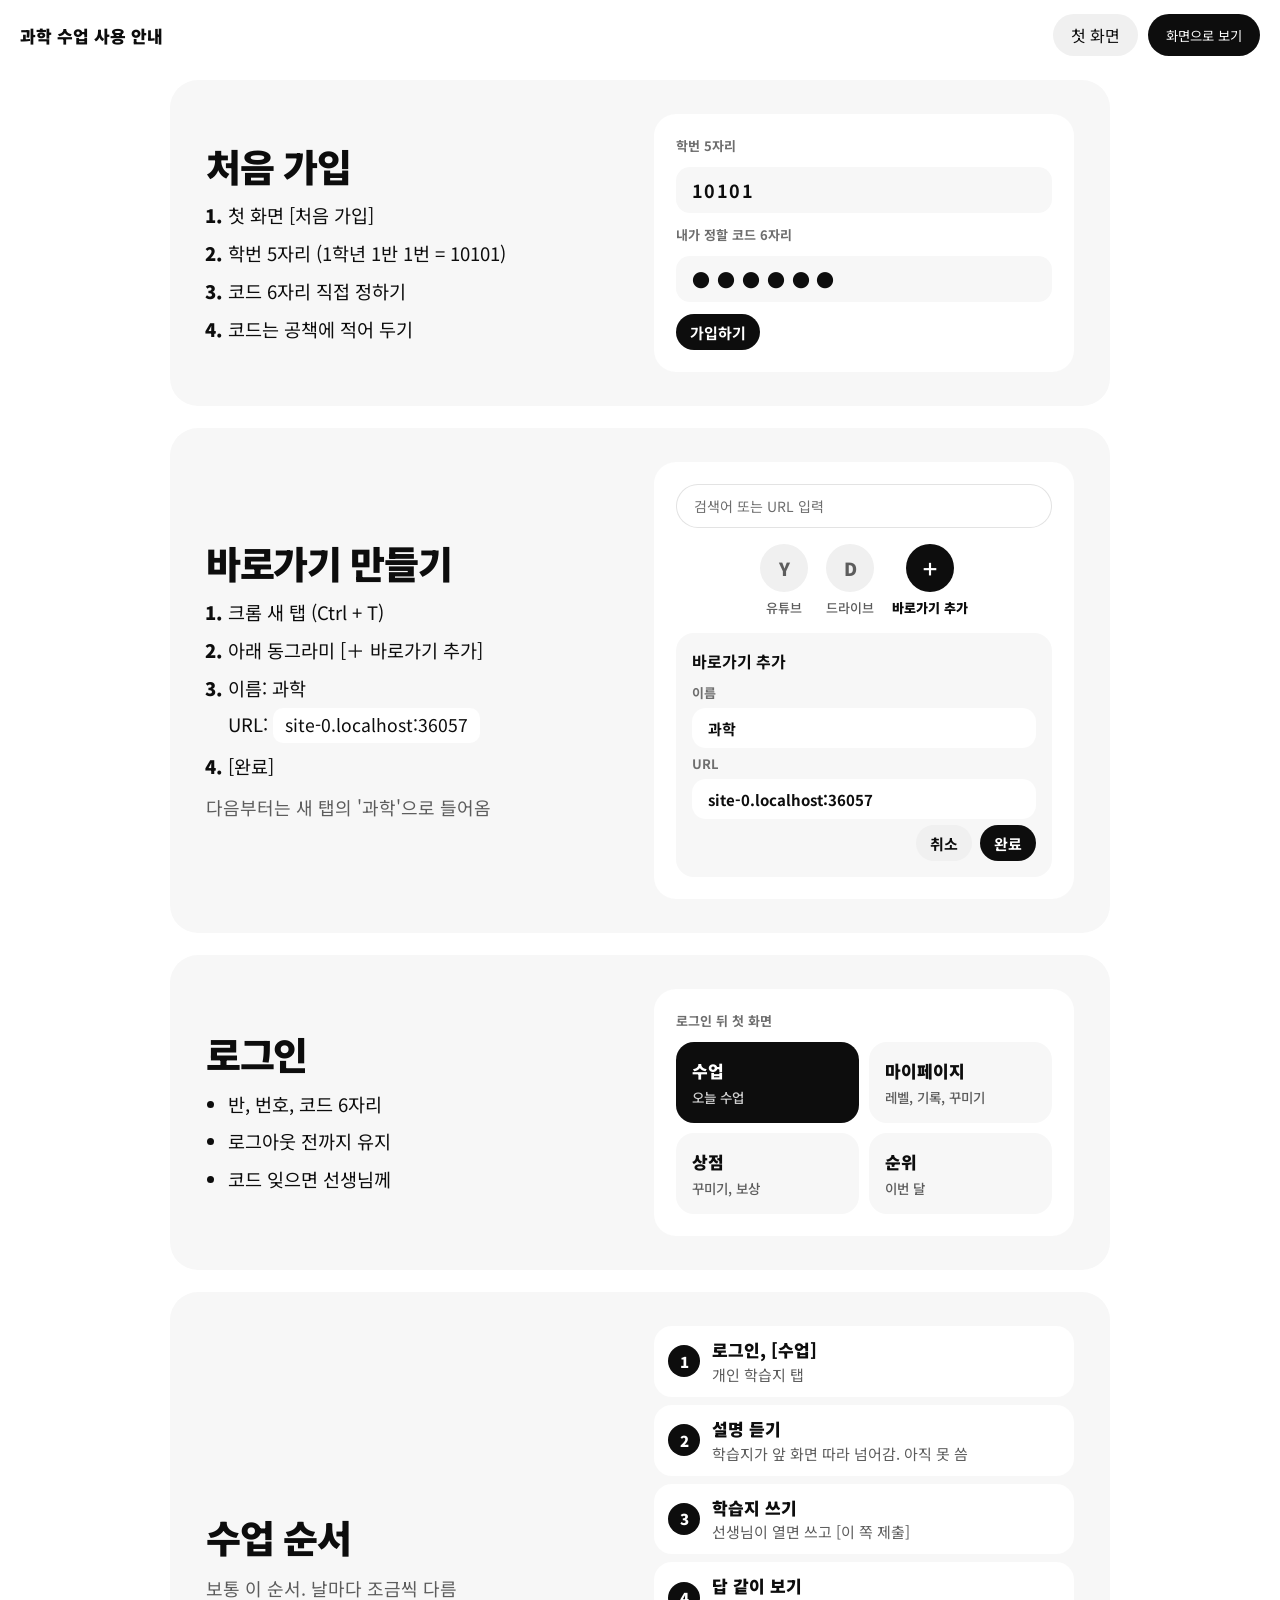
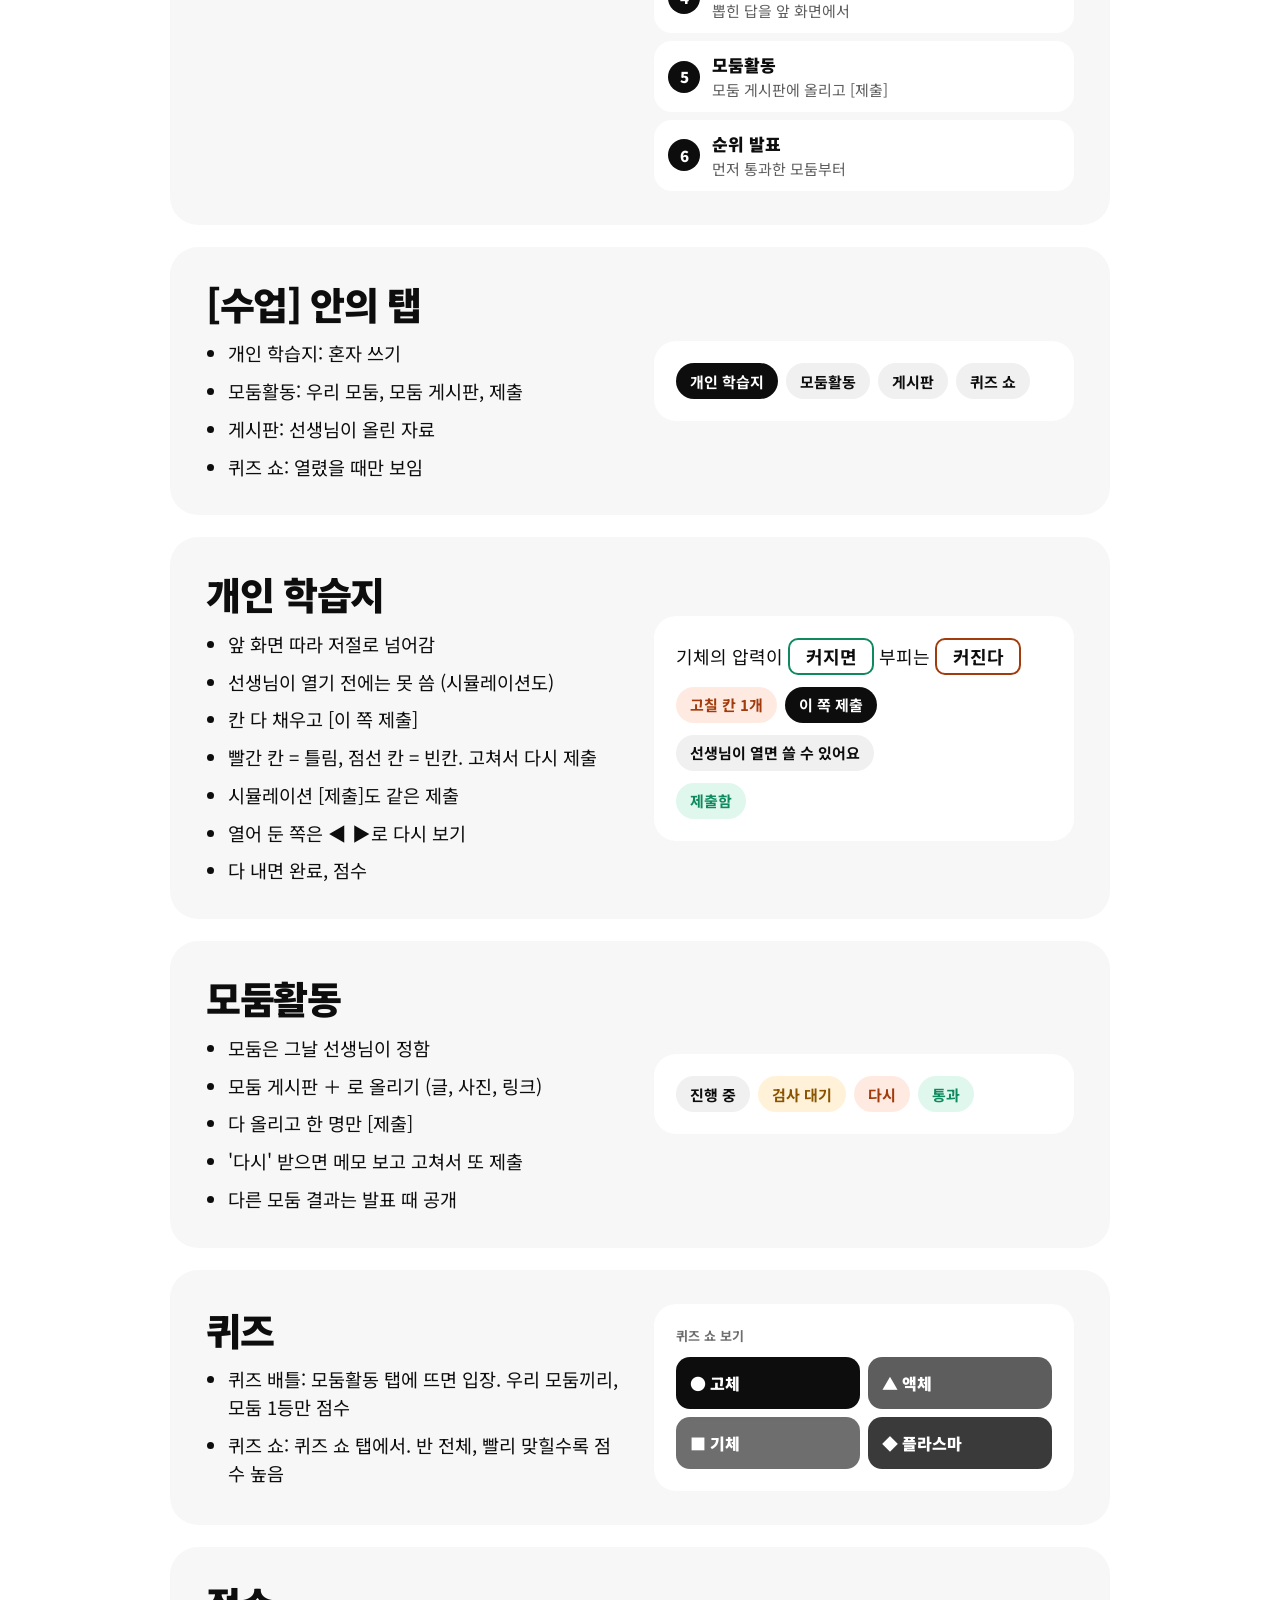
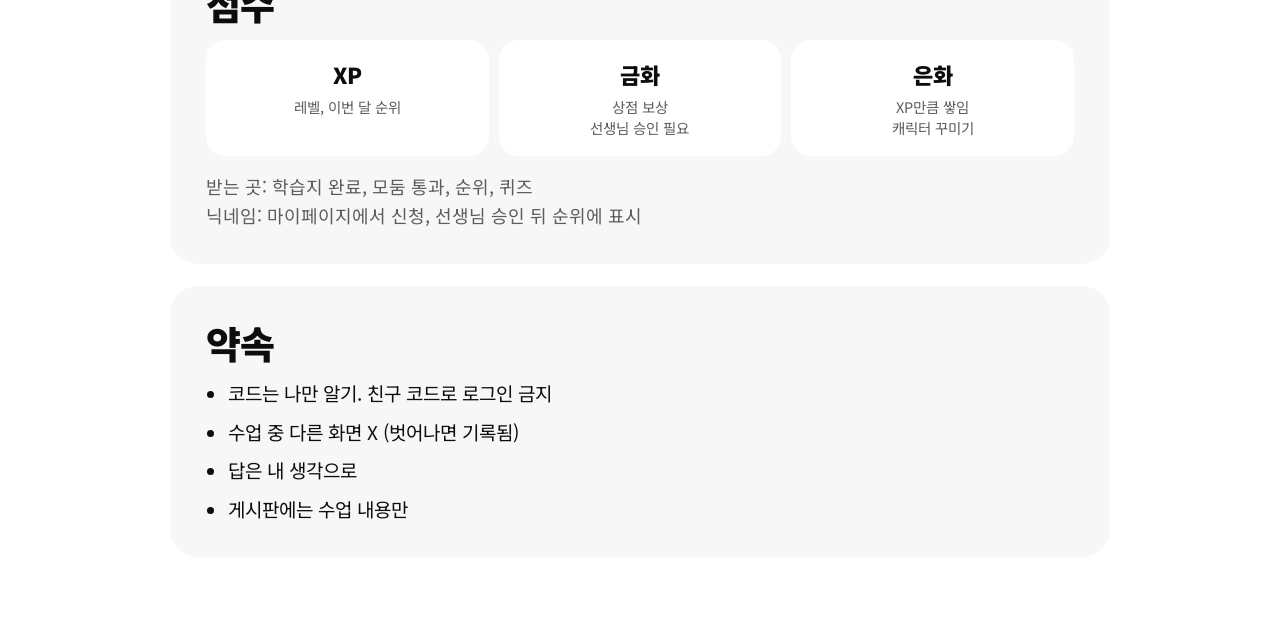
<file: guide.html>
<!doctype html>
<html lang="ko">
<head>
<meta charset="utf-8">
<meta name="robots" content="noindex">
<meta name="viewport" content="width=device-width, initial-scale=1">
<link rel="icon" href="assets/img/icon-32.png" sizes="32x32">
<link rel="icon" href="assets/img/icon-192.png" sizes="192x192">
<link rel="apple-touch-icon" href="assets/img/icon-180.png">
<meta name="apple-mobile-web-app-title" content="과학">
<title>과학 수업 사용 안내</title>
<link rel="preconnect" href="https://fonts.googleapis.com">
<link rel="preconnect" href="https://fonts.gstatic.com" crossorigin>
<link href="https://fonts.googleapis.com/css2?family=Noto+Sans+KR:wght@400;500;700;900&display=swap" rel="stylesheet">
<link rel="stylesheet" href="assets/css/guide.css">
</head>
<body>
<div class="bar">
  <b>과학 수업 사용 안내</b>
  <a class="btn only-scroll" href="index.html">첫 화면</a>
  <button class="btn dark only-scroll" type="button" id="to-slides">화면으로 보기</button>
  <button class="btn only-slides" type="button" id="prev" aria-label="앞 장">‹</button>
  <span class="count only-slides" id="count"></span>
  <button class="btn only-slides" type="button" id="next" aria-label="다음 장">›</button>
  <button class="btn only-slides" type="button" id="to-scroll">닫기</button>
</div>

<main>
  <section class="g">
    <div>
      <h2>처음 가입</h2>
      <ol>
        <li>첫 화면 [처음 가입]</li>
        <li>학번 5자리 (1학년 1반 1번 = 10101)</li>
        <li>코드 6자리 직접 정하기</li>
        <li>코드는 공책에 적어 두기</li>
      </ol>
    </div>
    <div class="pic" aria-hidden="true">
      <span class="lbl">학번 5자리</span>
      <div class="in">10101</div>
      <span class="lbl">내가 정할 코드 6자리</span>
      <div class="in">● ● ● ● ● ●</div>
      <div class="row"><span class="chip on">가입하기</span></div>
    </div>
  </section>

  <section class="g">
    <div>
      <h2>바로가기 만들기</h2>
      <ol>
        <li>크롬 새 탭 (Ctrl + T)</li>
        <li>아래 동그라미 [＋ 바로가기 추가]</li>
        <li>이름: 과학<br>URL: <span class="addr" data-addr></span></li>
        <li>[완료]</li>
      </ol>
      <p style="margin-top:12px">다음부터는 새 탭의 '과학'으로 들어옴</p>
    </div>
    <div class="pic newtab" aria-hidden="true">
      <div class="nt-search">검색어 또는 URL 입력</div>
      <div class="nt-tiles">
        <span class="nt-tile"><i>Y</i>유튜브</span>
        <span class="nt-tile"><i>D</i>드라이브</span>
        <span class="nt-tile on"><i>＋</i>바로가기 추가</span>
      </div>
      <div class="nt-dlg">
        <b>바로가기 추가</b>
        <span class="lbl">이름</span>
        <div class="in nt-in">과학</div>
        <span class="lbl">URL</span>
        <div class="in nt-in" data-addr></div>
        <div class="row" style="justify-content:flex-end"><span class="chip">취소</span><span class="chip on">완료</span></div>
      </div>
    </div>
  </section>

  <section class="g">
    <div>
      <h2>로그인</h2>
      <ul>
        <li>반, 번호, 코드 6자리</li>
        <li>로그아웃 전까지 유지</li>
        <li>코드 잊으면 선생님께</li>
      </ul>
    </div>
    <div class="pic" aria-hidden="true">
      <span class="lbl">로그인 뒤 첫 화면</span>
      <div class="menu">
        <div class="main">수업<span>오늘 수업</span></div>
        <div>마이페이지<span>레벨, 기록, 꾸미기</span></div>
        <div>상점<span>꾸미기, 보상</span></div>
        <div>순위<span>이번 달</span></div>
      </div>
    </div>
  </section>

  <section class="g">
    <div>
      <h2>수업 순서</h2>
      <p>보통 이 순서. 날마다 조금씩 다름</p>
    </div>
    <ol class="tl" aria-label="수업 순서">
      <li><b>로그인, [수업]</b><span>개인 학습지 탭</span></li>
      <li><b>설명 듣기</b><span>학습지가 앞 화면 따라 넘어감. 아직 못 씀</span></li>
      <li><b>학습지 쓰기</b><span>선생님이 열면 쓰고 [이 쪽 제출]</span></li>
      <li><b>답 같이 보기</b><span>뽑힌 답을 앞 화면에서</span></li>
      <li><b>모둠활동</b><span>모둠 게시판에 올리고 [제출]</span></li>
      <li><b>순위 발표</b><span>먼저 통과한 모둠부터</span></li>
    </ol>
  </section>

  <section class="g">
    <div>
      <h2>[수업] 안의 탭</h2>
      <ul>
        <li>개인 학습지: 혼자 쓰기</li>
        <li>모둠활동: 우리 모둠, 모둠 게시판, 제출</li>
        <li>게시판: 선생님이 올린 자료</li>
        <li>퀴즈 쇼: 열렸을 때만 보임</li>
      </ul>
    </div>
    <div class="pic" aria-hidden="true">
      <div class="row"><span class="chip on">개인 학습지</span><span class="chip">모둠활동</span><span class="chip">게시판</span><span class="chip">퀴즈 쇼</span></div>
    </div>
  </section>

  <section class="g">
    <div>
      <h2>개인 학습지</h2>
      <ul>
        <li>앞 화면 따라 저절로 넘어감</li>
        <li>선생님이 열기 전에는 못 씀 (시뮬레이션도)</li>
        <li>칸 다 채우고 [이 쪽 제출]</li>
        <li>빨간 칸 = 틀림, 점선 칸 = 빈칸. 고쳐서 다시 제출</li>
        <li>시뮬레이션 [제출]도 같은 제출</li>
        <li>열어 둔 쪽은 ◀ ▶로 다시 보기</li>
        <li>다 내면 완료, 점수</li>
      </ul>
    </div>
    <div class="pic" aria-hidden="true">
      <p style="color:var(--ink)">기체의 압력이 <span class="blank good">커지면</span> 부피는 <span class="blank bad">커진다</span></p>
      <div class="row"><span class="chip re">고칠 칸 1개</span><span class="chip on">이 쪽 제출</span></div>
      <div class="row"><span class="chip">선생님이 열면 쓸 수 있어요</span></div>
      <div class="row"><span class="chip ok">제출함</span></div>
    </div>
  </section>

  <section class="g">
    <div>
      <h2>모둠활동</h2>
      <ul>
        <li>모둠은 그날 선생님이 정함</li>
        <li>모둠 게시판 ＋ 로 올리기 (글, 사진, 링크)</li>
        <li>다 올리고 한 명만 [제출]</li>
        <li>'다시' 받으면 메모 보고 고쳐서 또 제출</li>
        <li>다른 모둠 결과는 발표 때 공개</li>
      </ul>
    </div>
    <div class="pic" aria-hidden="true">
      <div class="row"><span class="chip">진행 중</span><span class="chip wait">검사 대기</span><span class="chip re">다시</span><span class="chip ok">통과</span></div>
    </div>
  </section>

  <section class="g">
    <div>
      <h2>퀴즈</h2>
      <ul>
        <li>퀴즈 배틀: 모둠활동 탭에 뜨면 입장. 우리 모둠끼리, 모둠 1등만 점수</li>
        <li>퀴즈 쇼: 퀴즈 쇼 탭에서. 반 전체, 빨리 맞힐수록 점수 높음</li>
      </ul>
    </div>
    <div class="pic" aria-hidden="true">
      <span class="lbl">퀴즈 쇼 보기</span>
      <div class="qs-opts"><span>● 고체</span><span>▲ 액체</span><span>■ 기체</span><span>◆ 플라스마</span></div>
    </div>
  </section>

  <section class="g one">
    <div>
      <h2>점수</h2>
      <div class="coins">
        <div><b>XP</b><span>레벨, 이번 달 순위</span></div>
        <div><b>금화</b><span>상점 보상<br>선생님 승인 필요</span></div>
        <div><b>은화</b><span>XP만큼 쌓임<br>캐릭터 꾸미기</span></div>
      </div>
      <p style="margin-top:16px">받는 곳: 학습지 완료, 모둠 통과, 순위, 퀴즈<br>닉네임: 마이페이지에서 신청, 선생님 승인 뒤 순위에 표시</p>
    </div>
  </section>

  <section class="g one">
    <div>
      <h2>약속</h2>
      <ul class="rules">
        <li>코드는 나만 알기. 친구 코드로 로그인 금지</li>
        <li>수업 중 다른 화면 X (벗어나면 기록됨)</li>
        <li>답은 내 생각으로</li>
        <li>게시판에는 수업 내용만</li>
      </ul>
    </div>
  </section>
</main>

<script>
  // 이 사이트 주소(https:// 빼고, 안내문이 있는 폴더)
  const addr = (location.host + location.pathname.replace(/[^/]*$/, '')).replace(/\/$/, '');
  document.querySelectorAll('[data-addr]').forEach((el) => { el.textContent = addr; });
  const slides = [...document.querySelectorAll('main .g')];
  let at = 0;
  function show(i) {
    at = Math.max(0, Math.min(slides.length - 1, i));
    slides.forEach((s, j) => s.classList.toggle('on', j === at));
    document.getElementById('count').textContent = `${at + 1} / ${slides.length}`;
  }
  function slideMode(on) {
    document.body.classList.toggle('slides', on);
    if (on) show(at);
    else { slides.forEach((s) => s.classList.remove('on')); scrollTo(0, 0); }
    history.replaceState(null, '', on ? '?slide' : location.pathname);
  }
  document.getElementById('to-slides').onclick = () => { at = 0; slideMode(true); };
  document.getElementById('to-scroll').onclick = () => slideMode(false);
  document.getElementById('prev').onclick = () => show(at - 1);
  document.getElementById('next').onclick = () => show(at + 1);
  addEventListener('keydown', (e) => {
    if (!document.body.classList.contains('slides')) return;
    if (['ArrowRight', 'PageDown', ' ', 'Enter'].includes(e.key)) { e.preventDefault(); show(at + 1); }
    else if (['ArrowLeft', 'PageUp'].includes(e.key)) { e.preventDefault(); show(at - 1); }
    else if (e.key === 'Home') show(0);
    else if (e.key === 'End') show(slides.length - 1);
    else if (e.key === 'Escape') slideMode(false);
    else if (e.key === 'f' || e.key === 'F') document.fullscreenElement ? document.exitFullscreen() : document.documentElement.requestFullscreen?.();
  });
  if (new URLSearchParams(location.search).has('slide')) slideMode(true);
</script>
</body>
</html>
</file>
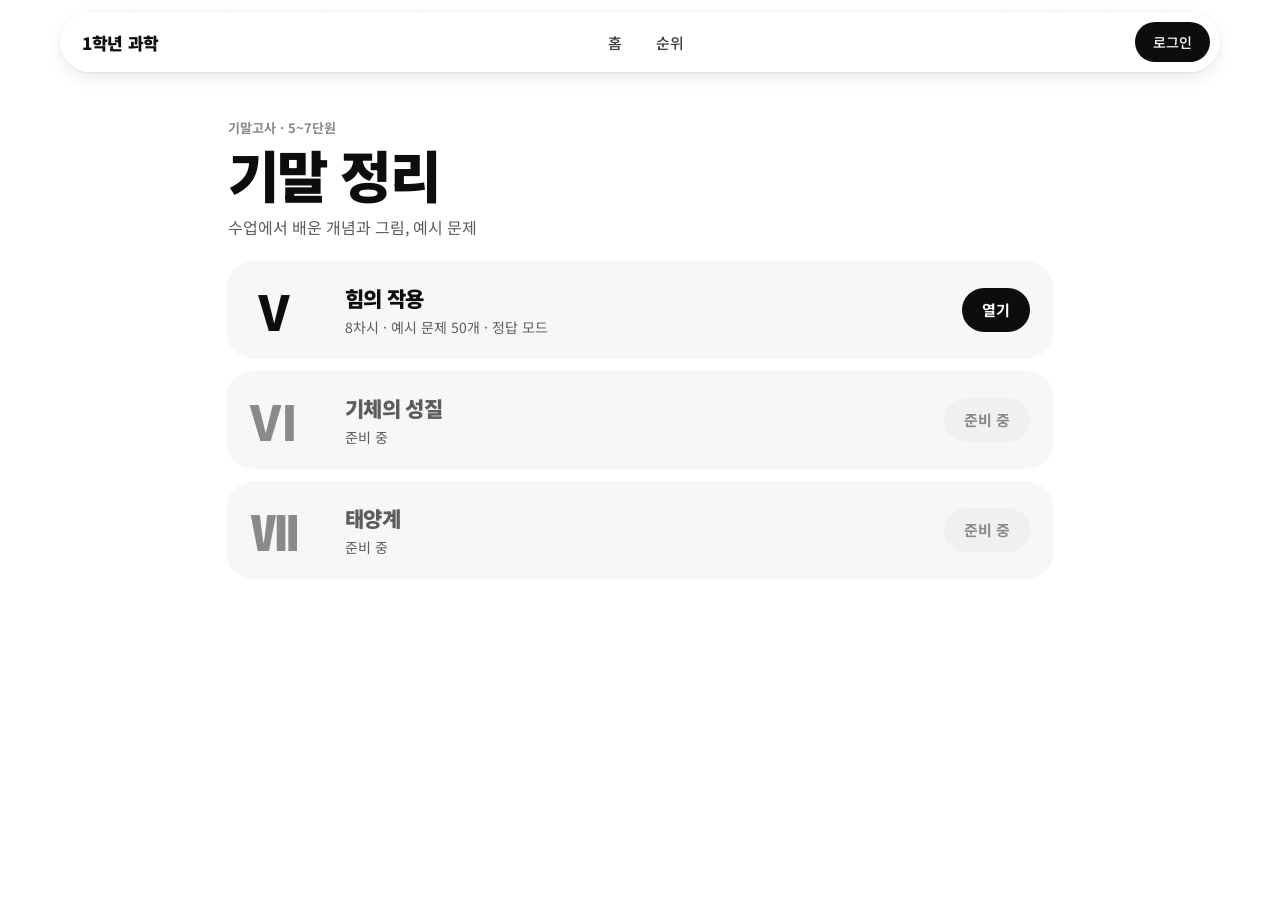
<file: study.html>
<!doctype html>
<html lang="ko" class="stu">
<head>
<meta charset="utf-8">
<meta name="viewport" content="width=device-width, initial-scale=1">
<link rel="icon" href="assets/img/icon-32.png" sizes="32x32">
<link rel="icon" href="assets/img/icon-192.png" sizes="192x192">
<link rel="apple-touch-icon" href="assets/img/icon-180.png">
<meta name="apple-mobile-web-app-title" content="과학">
<title>기말 정리</title>
<link rel="preconnect" href="https://fonts.googleapis.com">
<link rel="preconnect" href="https://fonts.gstatic.com" crossorigin>
<link href="https://fonts.googleapis.com/css2?family=Noto+Sans+KR:wght@400;500;700;900&display=swap" rel="stylesheet">
<link rel="stylesheet" href="assets/css/design.css">
<link rel="stylesheet" href="assets/css/site.css">
<link rel="stylesheet" href="assets/css/study.css">
</head>
<body>
<main class="wrap study-wrap">
  <header class="study-head">
    <div class="eyebrow">기말고사 · 5~7단원</div>
    <h1>기말 정리</h1>
    <p>수업에서 배운 개념과 그림, 예시 문제</p>
  </header>
  <ul class="study-list">
    <li><a class="study-unit" href="study5.html">
      <span class="no">Ⅴ</span>
      <span class="t"><b>힘의 작용</b><span>8차시 · 예시 문제 50개 · 정답 모드</span></span>
      <span class="go">열기</span>
    </a></li>
    <li><div class="study-unit soon" aria-disabled="true">
      <span class="no">Ⅵ</span>
      <span class="t"><b>기체의 성질</b><span>준비 중</span></span>
      <span class="go">준비 중</span>
    </div></li>
    <li><div class="study-unit soon" aria-disabled="true">
      <span class="no">Ⅶ</span>
      <span class="t"><b>태양계</b><span>준비 중</span></span>
      <span class="go">준비 중</span>
    </div></li>
  </ul>
</main>
<script type="module">
import { initUI } from './assets/js/ui.js';
initUI();
</script>
</body>
</html>
</file>
<file: assets/css/guide.css>
/* 사용 안내 공통 모양 (학생 guide.html · 교사 teacher/guide.html) */
  :root { --ink: #0D0D0D; --ink2: #5D5D5D; --ink3: #6E6E6E; --box: #F7F7F7; --pill: #F0F0F0; --ok: #0F8A5F; --okbg: rgba(34,197,130,.14); --re: #A23B0B; --rebg: rgba(255,122,69,.16); --wait: #8A5300; --waitbg: rgba(255,196,77,.22); }
  * { box-sizing: border-box; }
  html, body { margin: 0; background: #fff; color: var(--ink); font-family: 'Noto Sans KR', system-ui, sans-serif; font-variant-numeric: tabular-nums; }
  a { color: inherit; }
  .bar { position: sticky; top: 0; z-index: 5; display: flex; align-items: center; gap: 10px; padding: 14px 20px; background: rgba(255,255,255,.86); backdrop-filter: blur(14px); -webkit-backdrop-filter: blur(14px); }
  .bar b { font-size: 17px; font-weight: 900; margin-right: auto; }
  .btn { display: inline-flex; align-items: center; justify-content: center; min-height: 42px; padding: 0 18px; border: 0; border-radius: 999px; background: var(--pill); color: var(--ink); font: 700 15px/1 inherit; font-family: inherit; text-decoration: none; cursor: pointer; }
  .btn:hover { background: #E6E6E6; }
  .btn.dark { background: var(--ink); color: #fff; }
  main { max-width: 980px; margin: 0 auto; padding: 10px 20px 80px; display: flex; flex-direction: column; gap: 22px; }
  .g { background: var(--box); border-radius: 28px; padding: 34px 36px; display: grid; grid-template-columns: minmax(0, 1fr) minmax(0, 1fr); gap: 28px; align-items: center; }
  .g.one { grid-template-columns: 1fr; }
  .eyebrow { font-size: 14px; font-weight: 700; color: var(--ink3); margin: 0 0 6px; }
  h1 { margin: 0; font-size: clamp(40px, 7vw, 76px); font-weight: 900; letter-spacing: -0.045em; line-height: 1.08; }
  h2 { margin: 0 0 14px; font-size: clamp(26px, 3.4vw, 38px); font-weight: 900; letter-spacing: -0.035em; line-height: 1.2; }
  p { margin: 0; font-size: 18px; line-height: 1.6; color: var(--ink2); }
  ol, ul { margin: 0; padding-left: 22px; display: flex; flex-direction: column; gap: 10px; font-size: 18.5px; line-height: 1.5; }
  li b { color: var(--ink); }
  li::marker { font-weight: 900; }
  .cover { text-align: left; padding: 56px 40px; }
  .cover p { margin-top: 14px; font-size: 20px; }
  /* 그림(화면 모양) */
  .pic { background: #fff; border-radius: 22px; padding: 22px; display: flex; flex-direction: column; gap: 12px; }
  .pic .lbl { font-size: 13px; font-weight: 700; color: var(--ink3); }
  .in { height: 46px; border-radius: 14px; background: var(--box); display: flex; align-items: center; padding: 0 16px; font-size: 18px; font-weight: 700; letter-spacing: .08em; }
  .row { display: flex; gap: 8px; flex-wrap: wrap; align-items: center; }
  .chip { display: inline-flex; align-items: center; min-height: 36px; padding: 0 14px; border-radius: 999px; background: var(--pill); font-size: 15px; font-weight: 700; }
  .chip.on { background: var(--ink); color: #fff; }
  .chip.ok { background: var(--okbg); color: var(--ok); }
  .chip.re { background: var(--rebg); color: var(--re); }
  .chip.wait { background: var(--waitbg); color: var(--wait); }
  .blank { display: inline-block; min-width: 86px; padding: 4px 10px; border-radius: 10px; background: var(--box); font-weight: 700; text-align: center; }
  .blank.bad { box-shadow: inset 0 0 0 2px var(--re); background: #fff; }
  .blank.good { box-shadow: inset 0 0 0 2px var(--ok); background: #fff; }
  .menu { display: grid; grid-template-columns: 1fr 1fr; gap: 10px; }
  .menu div { background: var(--box); border-radius: 18px; padding: 16px; font-size: 17px; font-weight: 900; }
  .menu div span { display: block; margin-top: 4px; font-size: 13.5px; font-weight: 500; color: var(--ink2); }
  .menu .main { background: var(--ink); color: #fff; }
  .menu .main span { color: rgba(255,255,255,.8); }
  .coins { display: grid; grid-template-columns: repeat(3, 1fr); gap: 10px; }
  .coins div { background: #fff; border-radius: 20px; padding: 18px 14px; text-align: center; }
  .coins b { display: block; font-size: 22px; font-weight: 900; }
  .coins span { display: block; margin-top: 6px; font-size: 14.5px; color: var(--ink2); line-height: 1.45; }
  .rules li { font-size: 19px; }
  /* 크롬 새 탭 그림 */
  .newtab { align-items: center; gap: 16px; }
  .nt-search { width: 100%; height: 44px; border-radius: 999px; box-shadow: inset 0 0 0 1px #E3E3E3; display: flex; align-items: center; padding: 0 18px; font-size: 14px; color: var(--ink3); }
  .nt-tiles { display: flex; gap: 18px; }
  .nt-tile { display: flex; flex-direction: column; align-items: center; gap: 6px; font-size: 13px; font-weight: 500; color: var(--ink2); }
  .nt-tile i { width: 48px; height: 48px; border-radius: 50%; background: var(--pill); display: flex; align-items: center; justify-content: center; font-style: normal; font-size: 18px; font-weight: 900; color: var(--ink2); }
  .nt-tile.on { color: var(--ink); font-weight: 900; }
  .nt-tile.on i { background: var(--ink); color: #fff; }
  .nt-dlg { width: 100%; background: var(--box); border-radius: 18px; padding: 16px; display: flex; flex-direction: column; gap: 6px; }
  .nt-dlg > b { font-size: 16px; margin-bottom: 4px; }
  .nt-in { background: #fff; height: 40px; font-size: 15px; letter-spacing: 0; }
  .addr { display: inline-block; margin-top: 6px; padding: 4px 12px; border-radius: 10px; background: #fff; font-size: .95em; overflow-wrap: anywhere; }
  /* 화면으로 보기(프로젝터): 한 장씩 */
  body.slides main { max-width: none; height: calc(100vh - 70px); padding: 0 28px 28px; }
  body.slides .g { display: none; height: 100%; padding: 4vh 5vw; overflow: auto; }
  body.slides .g.on { display: grid; }
  body.slides h2 { font-size: clamp(34px, 4.4vw, 60px); }
  body.slides p, body.slides li { font-size: clamp(20px, 1.9vw, 28px); }
  body.slides .rules li { font-size: clamp(22px, 2.1vw, 30px); }
  body.slides .pic { padding: 30px; }
  .count { font-size: 15px; font-weight: 700; color: var(--ink3); min-width: 54px; text-align: center; }
  body:not(.slides) .only-slides { display: none; }
  body.slides .only-scroll { display: none; }
  @media (max-width: 760px) {
    .g { grid-template-columns: 1fr; padding: 26px 22px; }
    .coins { grid-template-columns: 1fr; }
  }
  @media print {
    .bar { display: none; }
    main { padding: 0; gap: 12px; }
    .g { break-inside: avoid; padding: 20px 24px; }
    .cover { padding: 24px; }
  }
/* 수업 흐름(차례 목록) */
.tl { list-style: none; margin: 0; padding: 0; display: flex; flex-direction: column; gap: 8px; counter-reset: tl; }
.tl li { counter-increment: tl; position: relative; background: #fff; border-radius: 18px; padding: 12px 16px 12px 58px; display: flex; flex-direction: column; gap: 2px; font-size: 16px; line-height: 1.4; }
.tl li::before { content: counter(tl); position: absolute; left: 14px; top: 50%; transform: translateY(-50%); width: 32px; height: 32px; border-radius: 50%; background: var(--ink); color: #fff; font-weight: 900; font-size: 15px; display: flex; align-items: center; justify-content: center; }
.tl li > b { font-size: 17px; font-weight: 900; }
.tl li > span { color: var(--ink2); font-size: 15px; }
.qs-opts { display: grid; grid-template-columns: 1fr 1fr; gap: 8px; }
.qs-opts span { border-radius: 14px; padding: 14px; font-weight: 900; color: #fff; background: #0D0D0D; }
.qs-opts span:nth-child(2) { background: #5D5D5D; }
.qs-opts span:nth-child(3) { background: #6E6E6E; }
.qs-opts span:nth-child(4) { background: #3A3A3A; }
body.slides .tl li { font-size: clamp(16px, 1.4vw, 20px); padding-top: 1.4vh; padding-bottom: 1.4vh; }
body.slides .tl li > b { font-size: clamp(17px, 1.6vw, 22px); }
body.slides .tl li > span { font-size: clamp(15px, 1.3vw, 19px); }
/* 선생님 안내: 왼쪽 차례 + 오른쪽 본문 */
.tg-wrap { max-width: 1180px; margin: 0 auto; display: grid; grid-template-columns: 200px minmax(0, 1fr); gap: 20px; padding: 0 20px; }
.tg-wrap main { padding: 10px 0 80px; max-width: none; margin: 0; }
.toc { position: sticky; top: 76px; align-self: start; display: flex; flex-direction: column; gap: 2px; padding-top: 10px; }
.toc a { padding: 8px 12px; border-radius: 12px; font-size: 14.5px; font-weight: 500; color: var(--ink2); text-decoration: none; }
.toc a:hover { background: var(--pill); color: var(--ink); }
.toc a.on { background: var(--ink); color: #fff; font-weight: 700; }
.tguide .g { scroll-margin-top: 80px; }
.tguide .g h2 { margin-top: 2px; }
.tguide .tl li { font-size: 16.5px; }
.ktable { width: 100%; border-collapse: separate; border-spacing: 0; background: #fff; border-radius: 18px; overflow: hidden; margin-top: 12px; font-size: 16.5px; line-height: 1.5; }
.ktable th, .ktable td { padding: 12px 16px; text-align: left; vertical-align: top; border-bottom: 1px solid #ECECEC; }
.ktable tr:last-child th, .ktable tr:last-child td { border-bottom: 0; }
.ktable th { width: 190px; font-weight: 900; white-space: nowrap; }
.ktable td { color: var(--ink2); }
.ktable td b { color: var(--ink); }
@media (max-width: 860px) {
  .tg-wrap { grid-template-columns: 1fr; }
  .toc { position: static; flex-direction: row; flex-wrap: wrap; }
  .ktable th { width: auto; white-space: normal; }
}
@media print { .toc { display: none; } .tg-wrap { display: block; padding: 0; } }
</file>
<file: assets/css/design.css>
/* =========================================================
   과학 수업 포털 — 디자인 기준 CSS
   시안(reference/*.dc.html)에서 뽑은 토큰, 유리 카드, 모션.
   assets/css/design.css로 복사해서 쓰고, 페이지별 CSS는 따로 둔다.
   HTML <head>에 글꼴을 넣는다:
   <link href="https://fonts.googleapis.com/css2?family=Noto+Sans+KR:wght@400;500;700;900&display=swap" rel="stylesheet">
   ========================================================= */

/* ---------- 페이지 전환 (Chrome 계열: 지원하면 자동, 아니면 무시) ---------- */
@view-transition { navigation: auto; }
::view-transition-old(root),
::view-transition-new(root) { animation-duration: .45s; animation-timing-function: cubic-bezier(.2,.8,.2,1); }

/* ---------- 토큰 ---------- */
:root {
  --bg: #EDF1F7;
  --ink: #0B1220;
  --ink-2: #3E4756;
  --accent: #2457E6;
  --accent-hover: #1A43B8;
  --accent-tint: rgba(36,87,230,.10);

  --orb-blue: #6EA8FF;
  --orb-violet: #B79CFF;
  --orb-mint: #6FE3C8;
  --orb-peach: #FFC48A;

  --pending-fg: #8A5300;  --pending-bg: rgba(255,196,77,.22);  --pending-dot: #D98E04;
  --returned-fg: #A23B0B; --returned-bg: rgba(255,122,69,.16); --returned-solid: #C2410C;
  --passed-fg: #0B6B47;   --passed-bg: rgba(34,197,130,.16);   --passed-solid: #0F8A5F;
  --idle-fg: #3E4756;     --idle-bg: rgba(255,255,255,.55);    --idle-dot: #9AA3B2;

  --gold: #D19A00; --silver: #8C97A8; --bronze: #B96B2E;

  --r-xl: 36px; --r-lg: 28px; --r-md: 22px; --r-sm: 14px; --r-pill: 999px;

  --glass-bg: rgba(255,255,255,.55);
  --glass-strong-bg: rgba(255,255,255,.72);
  --glass-border: rgba(255,255,255,.8);
  --glass-blur: blur(24px) saturate(180%);
  --glass-strong-blur: blur(28px) saturate(200%);
  --shadow: 0 12px 32px rgba(28,39,76,.10);
  --shadow-strong: 0 18px 40px rgba(28,39,76,.14);

  --ease: cubic-bezier(.2,.8,.2,1);
  --ease-back: cubic-bezier(.2,.9,.3,1.3);
  --t-fast: .2s; --t-mid: .45s; --t-slow: .7s;
}

/* ---------- 기본 ---------- */
*, *::before, *::after { box-sizing: border-box; }
html { -webkit-text-size-adjust: 100%; }
body {
  margin: 0; min-height: 100vh; background: var(--bg); color: var(--ink);
  font-family: 'Noto Sans KR', system-ui, sans-serif; overflow-x: hidden;
}
a { color: var(--accent); }
a:hover { color: var(--accent-hover); }
.num { font-variant-numeric: tabular-nums; }
:focus-visible { outline: 3px solid rgba(36,87,230,.4); outline-offset: 2px; }

/* ---------- 배경 오브 ----------
   흐림 필터 대신 처음부터 흐린 모양(radial-gradient)으로 그리고, 움직이지 않는다.
   배경이 멈춰 있어야 위의 유리 카드도 다시 그려지지 않는다(6단계).
   오브 칸보다 25%씩 크게 그려 예전 blur(70px)처럼 가장자리가 넓게 번지게 한다. */
.bg { position: fixed; inset: 0; z-index: -1; overflow: hidden; pointer-events: none; }
.orb-wrap { position: absolute; }
.orb { position: absolute; inset: -25%; opacity: .5;
  background: radial-gradient(circle closest-side, var(--orb-c) 30%, 62%, transparent 100%); }
.orb.blue { --orb-c: var(--orb-blue); }
.orb.violet { --orb-c: var(--orb-violet); }
.orb.mint { --orb-c: var(--orb-mint); }
.orb.peach { --orb-c: var(--orb-peach); }

/* ---------- 유리 ---------- */
.glass {
  background: var(--glass-bg);
  -webkit-backdrop-filter: var(--glass-blur); backdrop-filter: var(--glass-blur);
  border: 1px solid var(--glass-border);
  box-shadow: var(--shadow), inset 0 1px 0 rgba(255,255,255,.95), inset 0 -1px 1px rgba(255,255,255,.4);
}
.glass-strong {
  background: var(--glass-strong-bg);
  -webkit-backdrop-filter: var(--glass-strong-blur); backdrop-filter: var(--glass-strong-blur);
  border: 1px solid rgba(255,255,255,.9);
  box-shadow: var(--shadow-strong), inset 0 1px 0 #fff;
}
/* 포인터를 따라 움직이는 빛 반사 (ui.js가 카드 기준 --mx, --my를 %로 넘김) */
.glass-live { position: relative; overflow: hidden; isolation: isolate; }
.glass-live::after {
  content: ""; position: absolute; inset: 0; z-index: -1; pointer-events: none;
  background: radial-gradient(240px circle at var(--mx,50%) var(--my,0%), rgba(255,255,255,.7), transparent 60%);
  opacity: 0; transition: opacity .3s;
}
.glass-live:hover::after { opacity: 1; }

/* ---------- 버튼·칩 ---------- */
.btn { display: inline-flex; align-items: center; justify-content: center; gap: 8px; min-height: 44px; padding: 0 20px;
  border: 0; border-radius: var(--r-pill); font: inherit; font-weight: 700; cursor: pointer; text-decoration: none;
  transition: transform .15s, box-shadow var(--t-fast); }
.btn:active { transform: scale(.97); }
.btn-primary { background: var(--accent); color: #fff; box-shadow: 0 10px 24px rgba(36,87,230,.35), inset 0 1px 0 rgba(255,255,255,.35); }
.btn-primary:hover { color: #fff; }
.btn-big { min-height: 60px; font-size: 20px; font-weight: 900; }
.btn-glass { color: var(--ink); }
.btn-pass { background: var(--passed-solid); color: #fff; }
.btn-return { background: var(--returned-bg); color: var(--returned-fg); }
.chip { display: inline-flex; align-items: center; padding: 4px 12px; border-radius: var(--r-pill); font-size: 13px; font-weight: 700; background: var(--accent-tint); color: var(--accent); }
.lift { transition: transform .25s var(--ease), box-shadow .25s; }
.lift:hover { transform: translateY(-3px); box-shadow: 0 20px 40px rgba(28,39,76,.16), inset 0 1px 0 #fff; }

/* ---------- 상태 ---------- */
.is-idle     { --s-fg: var(--idle-fg);     --s-bg: var(--idle-bg); }
.is-pending  { --s-fg: var(--pending-fg);  --s-bg: var(--pending-bg); }
.is-returned { --s-fg: var(--returned-fg); --s-bg: var(--returned-bg); }
.is-passed   { --s-fg: var(--passed-fg);   --s-bg: var(--passed-bg); }
.status { color: var(--s-fg); background: var(--s-bg); }

/* ---------- 모션: 키프레임 ---------- */
@keyframes rise   { from { opacity: 0; transform: translateY(18px); } to { opacity: 1; transform: none; } }
@keyframes pop    { 0% { opacity: 0; transform: scale(.3); } 60% { opacity: 1; transform: scale(1.12); } 100% { transform: scale(1); } }
@keyframes spin   { to { transform: rotate(360deg); } }
@keyframes breathe{ 0%,100% { opacity: .55; } 50% { opacity: 1; } }
@keyframes grow   { from { transform: scaleY(0); } to { transform: scaleY(1); } }
@keyframes shine  { 0% { background-position: -200% 0; } 100% { background-position: 200% 0; } }
@keyframes shine-x { 0% { transform: translateX(-100%); } 100% { transform: translateX(100%); } }
@keyframes fill   { from { transform: scaleX(0); } to { transform: scaleX(1); } }
@keyframes ring   { from { stroke-dashoffset: var(--ring-len, 339.3); } }
@keyframes draw   { from { stroke-dashoffset: var(--draw-len, 60); } to { stroke-dashoffset: 0; } }
@keyframes morph  { 0% { transform: perspective(800px) rotateX(0); } 50% { transform: perspective(800px) rotateX(88deg); opacity: .4; } 100% { transform: perspective(800px) rotateX(0); } }
@keyframes slide-in  { from { opacity: 0; transform: translateY(-24px) scale(.98); } to { opacity: 1; transform: none; } }
@keyframes slide-out { to { opacity: 0; transform: translateX(60px); } }
@keyframes bump   { 0%,100% { transform: scale(1); } 40% { transform: scale(1.25); } }
@keyframes fall   { 0% { opacity: 0; transform: translateY(-10px) rotate(0); } 15% { opacity: 1; } 100% { opacity: 0; transform: translateY(150px) rotate(320deg); } }
@keyframes rays   { to { transform: rotate(360deg); } }

/* ---------- 모션: 클래스 (지연은 style="--d:.1s") ---------- */
.rise   { animation: rise var(--t-slow) var(--ease) both; animation-delay: var(--d, 0s); }
.pop    { animation: pop .7s var(--ease-back) both; animation-delay: var(--d, 0s); }
.spin   { animation: spin 1.1s linear infinite; }
.breathe{ animation: breathe 1.8s ease-in-out infinite; }
.grow   { transform-origin: bottom; animation: grow .9s var(--ease) both; animation-delay: var(--d, 0s); }
.shine  { position: relative; overflow: hidden; isolation: isolate; }
/* 반짝임: 빛 띠(::after)를 transform으로만 옮긴다 (background-position을 움직이면 매번 다시 그림) */
.shine::after { content: ""; position: absolute; inset: 0; z-index: -1; pointer-events: none;
  background: linear-gradient(110deg, transparent 20%, rgba(255,255,255,.75) 50%, transparent 80%);
  transform: translateX(-100%); animation: shine-x 3.2s ease-in-out infinite; will-change: transform; }
.fill   { transform-origin: left; animation: fill 1.4s var(--ease) .3s both; }
.ring   { animation: ring 1.6s var(--ease) .2s both; }
.draw path, .draw circle, .draw line, .draw polyline { stroke-dasharray: var(--draw-len, 60); animation: draw .8s var(--ease) both; animation-delay: var(--d, 0s); }
.morph  { animation: morph .5s var(--ease); }
.slide-in  { animation: slide-in var(--t-mid) var(--ease) both; }
.slide-out { animation: slide-out .35s var(--ease) forwards; }
.bump   { animation: bump .4s var(--ease-back); }
.rays   { animation: rays 12s linear infinite; }
.press  { transition: transform .15s; }
.press:active { transform: scale(.97); }
.confetti-bit { position: absolute; top: 0; width: 8px; height: 12px; border-radius: 2px; animation: fall 2.2s ease-in infinite; animation-delay: var(--d, 0s); }

/* ---------- 캐릭터 모션 (avatar.js가 만든 SVG의 그룹에 붙임) ----------
   .av            캐릭터 SVG 루트
   .av-live       숨쉬기·눈 깜빡임을 하는 캐릭터(내 캐릭터, 1~3위). 나머지는 반응 모션만
                  숨쉬기는 SVG 전체를 transform으로 움직여 점무늬를 다시 그리지 않는다.
                  눈 깜빡임은 avatar.js가 4~7초마다 .av--blink를 잠깐 붙인다
   .av-body       몸통 그룹      .av-head  머리 그룹(머리카락·얼굴·소품 포함)
   .av-eyes       눈 그룹        .av-arm   손 흔들기용 팔(있을 때)
   반응은 루트에 클래스를 잠깐 붙였다 뗀다: .av--jump .av--tilt .av--wave .av--levelup
   ------------------------------------------------------------------ */
.av { transform-origin: center bottom; }
.av g { transform-box: fill-box; transform-origin: center bottom; }
.av .av-eyes { transform-origin: center; }
@keyframes av-breathe { 0%,100% { transform: translateY(0) scaleY(1); } 50% { transform: translateY(-1.2%) scaleY(1.01); } }
@keyframes av-blink   { 0%, 100% { transform: scaleY(1); } 45%, 55% { transform: scaleY(.1); } }
@keyframes av-jump    { 0%,100% { transform: translateY(0); } 30% { transform: translateY(-22%) scale(1.04,.96); } 55% { transform: translateY(0) scale(1.06,.92); } 70% { transform: translateY(-6%); } }
@keyframes av-tilt    { 0%,100% { transform: rotate(0); } 35% { transform: rotate(-12deg); } 70% { transform: rotate(6deg); } }
@keyframes av-wave    { 0%,100% { transform: rotate(0); } 25% { transform: rotate(-20deg); } 50% { transform: rotate(14deg); } 75% { transform: rotate(-14deg); } }
@keyframes av-dance   { 0%,100% { transform: rotate(-6deg) translateX(-2%); } 50% { transform: rotate(6deg) translateX(2%); } }
@keyframes av-levelup { 0% { transform: translateY(0) rotateY(0); } 40% { transform: translateY(-30%) rotateY(180deg); } 80% { transform: translateY(0) rotateY(360deg); } 90% { transform: scale(1.08,.92); } 100% { transform: none; } }
@keyframes av-drop    { 0% { opacity: 0; transform: translateY(-60%); } 70% { opacity: 1; transform: translateY(4%); } 100% { transform: none; } }

.av-live { animation: av-breathe 3s ease-in-out infinite; animation-delay: var(--breathe-d, 0s); will-change: transform; }
.av--blink .av-eyes { animation: av-blink .18s ease-in-out; }
.av--jump    { animation: av-jump .7s var(--ease) both; animation-delay: var(--d, 0s); }
.av--tilt .av-head { animation: av-tilt .8s var(--ease); }
.av .av-arm { opacity: 0; }
.av--wave .av-arm { animation: av-arm 1.3s var(--ease) both; }
.av--dance   { animation: av-dance 1.2s ease-in-out infinite; }
.av--levelup { animation: av-levelup 1.2s var(--ease) both; }
.av-item-new { animation: av-drop .6s var(--ease-back) both; }

/* 손 흔들기: 팔이 아래에서 올라와 흔들고 내려감 */
@keyframes av-arm { 0% { opacity: 0; transform: translateY(45%); } 18% { opacity: 1; transform: translateY(0) rotate(0); } 34% { transform: rotate(-16deg); } 50% { transform: rotate(12deg); } 66% { transform: rotate(-12deg); } 82% { opacity: 1; transform: translateY(0) rotate(0); } 100% { opacity: 0; transform: translateY(45%); } }
/* 캐릭터 옆 표시: 물음표 말풍선, 모래시계, 반짝임 */
.av .av-fx { transform-origin: center; }
.av .av-q { animation: av-q 1.8s var(--ease-back) both; }
.av .av-hourglass { animation: av-flip 2.4s var(--ease) infinite; }
.av .av-spark { opacity: 0; animation: av-spark 1.1s var(--ease) both; animation-delay: var(--d, 0s); }
@keyframes av-q { 0% { opacity: 0; transform: translateY(20%) scale(.3); } 15% { opacity: 1; transform: scale(1.1); } 25% { transform: scale(1); } 80% { opacity: 1; transform: none; } 100% { opacity: 0; transform: translateY(-15%); } }
@keyframes av-flip { 0%, 45% { transform: rotate(0); } 65%, 100% { transform: rotate(180deg); } }
@keyframes av-spark { 0% { opacity: 0; transform: scale(0) rotate(0); } 40% { opacity: 1; transform: scale(1.2) rotate(45deg); } 100% { opacity: 0; transform: scale(.4) rotate(90deg); } }

/* 꾸미기 부품 움직임 (2026-10-29): 도는 고리·떠다니는 펫·반짝임. 내 캐릭터·1~3위(.av-live)에서만, 나머지는 멈춘 그림.
   부품마다 자기 상자 가운데가 중심(fill-box). px로 중심을 정한 부품은 style에 transform-box:view-box를 따로 둔다 */
.av [class*="fx-"] { transform-box: fill-box; transform-origin: center; }
.av .fx-flame { transform-origin: center bottom; }
@keyframes fx-spin     { to { transform: rotate(360deg); } }
@keyframes fx-spin-rev { to { transform: rotate(-360deg); } }
@keyframes fx-float    { 0%, 100% { transform: translateY(0); } 50% { transform: translateY(-4.5px); } }
@keyframes fx-pulse    { 0%, 100% { transform: scale(1); } 50% { transform: scale(1.16); } }
@keyframes fx-flame    { 0%, 100% { transform: scaleY(1) skewX(0deg); } 50% { transform: scaleY(1.09) skewX(-3deg); } }
@keyframes fx-twinkle  { 0%, 100% { opacity: .35; transform: scale(.82); } 50% { opacity: 1; transform: scale(1.18); } }
@keyframes fx-rise     { 0% { opacity: 0; transform: translateY(5px) scale(.8); } 35% { opacity: 1; } 100% { opacity: 0; transform: translateY(-12px) scale(1.1); } }
@keyframes fx-meteor   { 0% { opacity: 0; transform: translate(6px, -6px); } 30% { opacity: 1; } 100% { opacity: 0; transform: translate(-10px, 10px); } }
@keyframes fx-wave     { 0% { opacity: .95; transform: scale(.75); } 100% { opacity: 0; transform: scale(1.35); } }
@keyframes fx-wobble   { 0%, 100% { transform: rotate(-6deg); } 50% { transform: rotate(8deg); } }
@keyframes fx-scan     { 0%, 100% { transform: translateY(-3px); opacity: .55; } 50% { transform: translateY(3px); opacity: 1; } }
.av-live .fx-spin      { animation: fx-spin 9s linear infinite; }
.av-live .fx-spin-slow { animation: fx-spin 16s linear infinite; }
.av-live .fx-spin-rev  { animation: fx-spin-rev 9s linear infinite; }
.av-live .fx-float     { animation: fx-float 2.4s ease-in-out infinite var(--d, 0s); }
.av-live .fx-pulse     { animation: fx-pulse 1.5s ease-in-out infinite var(--d, 0s); }
.av-live .fx-flame     { animation: fx-flame 1.1s ease-in-out infinite var(--d, 0s); }
.av-live .fx-twinkle   { animation: fx-twinkle 1.6s ease-in-out infinite var(--d, 0s); }
.av-live .fx-rise      { animation: fx-rise 2.4s ease-in infinite var(--d, 0s); }
.av-live .fx-meteor    { animation: fx-meteor 2.4s ease-in-out infinite var(--d, 0s); }
.av-live .fx-wave      { animation: fx-wave 1.8s ease-out infinite var(--d, 0s); }
.av-live .fx-wobble    { animation: fx-wobble 1.4s ease-in-out infinite var(--d, 0s); }
.av-live .fx-scan      { animation: fx-scan 2s ease-in-out infinite; }

/* ---------- 저사양 대체 (ui.js가 <html class="lite">) ---------- */
/* 캐릭터는 움직이지 않는 그림 (숨쉬기·깜빡임·반응 모션 모두 끔) */
.lite .av, .lite .av g, .lite .av .av-fx, .lite .av [class*="fx-"] { animation: none !important; }
.lite .av .av-arm { display: none; }
.lite .glass, .lite .glass-strong { -webkit-backdrop-filter: none; backdrop-filter: none; background: rgba(255,255,255,.96); border-color: rgba(15,23,42,.10); }
.lite .glass-live::after { display: none; }
.lite .shine::after { display: none; }
.lite .breathe, .lite .rays { animation: none; }
@supports not ((backdrop-filter: blur(1px)) or (-webkit-backdrop-filter: blur(1px))) {
  .glass, .glass-strong { background: rgba(255,255,255,.96); border-color: rgba(15,23,42,.10); }
}

/* ---------- 움직임 줄이기 설정 ---------- */
@media (prefers-reduced-motion: reduce) {
  *, *::before, *::after { animation: none !important; transition: none !important; }
  ::view-transition-old(root), ::view-transition-new(root) { animation: none !important; }
}
</file>
<file: assets/css/site.css>
/* =========================================================
   페이지 공통 + 페이지별 스타일 (design.css 다음에 불러옴)
   ========================================================= */

/* ---------- 공통 ---------- */
.wrap { position: relative; margin: 0 auto; display: flex; flex-direction: column; }
.pill { display: inline-flex; align-items: center; gap: 10px; border-radius: var(--r-pill); }
.nav-link {
  display: inline-flex; align-items: center; gap: 8px; min-height: 44px; padding: 0 18px;
  border-radius: var(--r-pill); text-decoration: none; color: var(--ink); font-weight: 500; font-size: 15px;
}
.nav-link:hover { color: var(--ink); }
.icon-btn {
  display: inline-flex; align-items: center; justify-content: center; flex: none;
  width: 48px; height: 48px; border-radius: var(--r-pill); color: var(--ink);
}
.icon-btn:hover { color: var(--ink); }
.muted { color: var(--ink-2); }
.hidden { display: none !important; }

.field { display: flex; flex-direction: column; gap: 6px; min-width: 0; }
.field > span { font-size: 14px; font-weight: 700; color: var(--ink-2); }
.input {
  height: 48px; width: 100%; min-width: 0; border-radius: 16px; border: 1px solid rgba(78,88,104,.25);
  background: rgba(255,255,255,.8); padding: 0 14px; font: inherit; font-size: 16px; color: var(--ink);
}
.input:focus { outline: 3px solid rgba(36,87,230,.35); outline-offset: 1px; }
select.input { padding-right: 8px; }
.check { display: inline-flex; align-items: center; gap: 8px; min-height: 44px; cursor: pointer; font-weight: 500; }
.check input { width: 20px; height: 20px; accent-color: var(--accent); }
.btn-small { min-height: 40px; padding: 0 14px; font-size: 14px; }
.btn-line { background: rgba(255,255,255,.7); color: var(--ink); border: 1px solid rgba(78,88,104,.2); }
.btn-danger { background: var(--returned-bg); color: var(--returned-fg); }
.btn[disabled] { opacity: .5; cursor: default; }

/* 토스트 */
.toasts { position: fixed; left: 50%; bottom: 24px; transform: translateX(-50%); z-index: 50;
  display: flex; flex-direction: column; align-items: center; gap: 8px; pointer-events: none; width: max-content; max-width: calc(100vw - 32px); }
.toast { display: flex; align-items: center; gap: 10px; padding: 12px 20px 12px 16px; border-radius: var(--r-pill); font-weight: 700; font-size: 15px; animation: rise .3s var(--ease) both; }
.toast::before { content: ''; flex: none; width: 10px; height: 10px; border-radius: 50%; background: var(--accent); }
.toast.toast-error { color: var(--returned-fg); background: #FFF3EE; border-color: rgba(194,65,12,.35); }
.toast-error::before { background: var(--returned-solid); }
.toast.toast-ok { color: var(--passed-fg); background: #EEFBF5; border-color: rgba(15,138,95,.35); }
.toast-ok::before { background: var(--passed-solid); }
.toast-out { animation: toast-out .3s var(--ease) forwards; }
@keyframes toast-out { to { opacity: 0; transform: translateY(8px); } }

/* 빈 화면 / 안내 상자 */
.empty {
  display: flex; flex-direction: column; align-items: center; justify-content: center; gap: 12px;
  border-radius: var(--r-md); background: rgba(255,255,255,.45); border: 1.5px dashed rgba(78,88,104,.35);
  color: var(--ink-2); text-align: center; padding: 24px;
}
.empty strong { font-size: 18px; color: var(--ink); }

/* 불러오는 중 */
.skeleton { border-radius: var(--r-md); background: linear-gradient(110deg, rgba(255,255,255,.35) 35%, rgba(255,255,255,.75) 50%, rgba(255,255,255,.35) 65%);
  background-size: 200% 100%; animation: shine 1.6s ease-in-out infinite; }
.lite .skeleton { animation: none; background: rgba(255,255,255,.6); }

/* ---------- 입구 (index.html) ---------- */
.main-wrap { max-width: 1040px; padding: 48px 24px 72px; gap: 40px; }
.main-top { display: flex; justify-content: space-between; align-items: center; flex-wrap: wrap; gap: 12px; }
.brand { padding: 10px 18px; font-weight: 700; font-size: 16px; }
.main-title { margin: 8px 0 0; font-size: clamp(40px, 9vw, 60px); line-height: 1.1; font-weight: 900; letter-spacing: -0.03em; }
.last-class {
  display: flex; align-items: center; justify-content: space-between; gap: 16px; padding: 24px 28px;
  border-radius: var(--r-lg); text-decoration: none; color: var(--ink); flex-wrap: wrap;
}
.last-class:hover { color: var(--ink); }
.last-class .sub { font-size: 14px; font-weight: 500; color: var(--ink-2); }
.last-class .big { font-size: clamp(22px, 5vw, 30px); font-weight: 900; letter-spacing: -0.02em; }
.go-dot { display: inline-flex; align-items: center; justify-content: center; width: 56px; height: 56px; border-radius: var(--r-pill); background: var(--accent); color: #fff; flex: none; }
.class-grid { display: grid; grid-template-columns: repeat(auto-fill, minmax(132px, 1fr)); gap: 16px; }
.class-btn {
  display: flex; flex-direction: column; align-items: center; justify-content: center; gap: 2px;
  height: 140px; border-radius: var(--r-lg); text-decoration: none; color: var(--ink);
}
.class-btn:hover { color: var(--ink); }
.class-btn .n { font-size: 52px; font-weight: 900; letter-spacing: -0.04em; line-height: 1; }
.class-btn .u { font-size: 16px; font-weight: 700; color: var(--ink-2); }
.main-wrap .lift:hover { transform: translateY(-4px) scale(1.02); }
@media (max-width: 480px) {
  .main-wrap { padding: 32px 16px 56px; gap: 28px; }
  .class-grid { grid-template-columns: repeat(auto-fill, minmax(96px, 1fr)); gap: 12px; }
  .class-btn { height: 112px; }
  .class-btn .n { font-size: 44px; }
}

/* ---------- 반 페이지 (class.html) ---------- */
.class-wrap { max-width: 1200px; padding: 32px 24px 24px; gap: 24px; }
.class-top { display: flex; align-items: center; justify-content: space-between; gap: 12px; flex-wrap: wrap; }
.class-top .left { display: flex; align-items: center; gap: 14px; flex-wrap: wrap; min-width: 0; }
.class-title { margin: 0; font-size: 36px; font-weight: 900; letter-spacing: -0.03em; view-transition-name: class-title; }
.lesson-chip { padding: 8px 16px; font-size: 15px; font-weight: 500; color: var(--ink-2); }
.class-body { display: flex; flex-wrap: wrap; gap: 24px; align-items: flex-start; }
.board-card { flex: 999 1 560px; min-width: 0; border-radius: 32px; padding: 20px; display: flex; flex-direction: column; gap: 14px; }
.board-head { display: flex; align-items: baseline; justify-content: space-between; gap: 12px; padding: 4px 8px 0; flex-wrap: wrap; }
.board-head h2 { margin: 0; font-size: 20px; font-weight: 700; }
.board-note { font-size: 14px; font-weight: 500; }
.board-empty { min-height: clamp(220px, 40vh, 480px); }
/* 연결 끊김 표시: 화면은 그대로 두고 위쪽에 작게 */
.net-badge { position: fixed; top: 12px; left: 50%; transform: translateX(-50%); z-index: 60; padding: 8px 18px; border-radius: var(--r-pill);
  font-size: 14px; font-weight: 700; color: var(--pending-fg); animation: rise .3s var(--ease) both; }
.side { flex: 1 1 340px; min-width: 0; display: flex; flex-direction: column; gap: 20px; }
.sim-card { border-radius: var(--r-lg); padding: 20px; display: flex; flex-direction: column; gap: 10px; }
.sim-card h2 { margin: 0 0 4px 4px; font-size: 18px; font-weight: 700; }
.sim-link {
  display: flex; align-items: center; justify-content: space-between; gap: 12px; min-height: 52px; padding: 0 16px;
  border-radius: 16px; background: rgba(255,255,255,.6); text-decoration: none; color: var(--ink); font-size: 16px; font-weight: 500;
}
.sim-link:hover { color: var(--ink); }
@media (max-width: 600px) {
  .class-wrap { padding: 20px 16px 16px; gap: 18px; }
  .class-title { font-size: 28px; }
  .board-card { padding: 12px; border-radius: var(--r-lg); }
}

/* ---------- 관리 (teacher/index.html) ---------- */
.admin-wrap { max-width: 1100px; padding: 32px 24px 80px; gap: 24px; }
.admin-top { display: flex; align-items: center; justify-content: space-between; gap: 12px; flex-wrap: wrap; }
.admin-top h1 { margin: 0; font-size: 32px; font-weight: 900; letter-spacing: -0.03em; }
.card { border-radius: var(--r-lg); padding: 24px; display: flex; flex-direction: column; gap: 16px; }
.card h2 { margin: 0; font-size: 20px; font-weight: 900; letter-spacing: -0.02em; }
.login-card { max-width: 420px; width: 100%; margin: 10vh auto 0; }

.today-list { display: flex; flex-direction: column; gap: 8px; }
.today-row { display: grid; grid-template-columns: 64px minmax(0, 1fr) auto; align-items: center; gap: 12px;
  padding: 8px 8px 8px 16px; border-radius: 18px; background: rgba(255,255,255,.55); }
.today-row .cls { font-size: 18px; font-weight: 900; }

.grid-2 { display: grid; grid-template-columns: 160px minmax(0, 1fr); gap: 12px; }
.sim-rows { display: flex; flex-direction: column; gap: 8px; }
.class-picks { display: flex; flex-wrap: wrap; gap: 4px 16px; }
.sim-row { display: grid; grid-template-columns: minmax(0, 1fr) minmax(0, 2fr) 44px; gap: 8px; align-items: center; }
.row-actions { display: flex; gap: 8px; flex-wrap: wrap; align-items: center; }

.board-groups { display: flex; flex-direction: column; gap: 12px; }
.board-group { border-radius: 20px; background: rgba(255,255,255,.55); padding: 14px 16px; display: flex; flex-direction: column; gap: 8px; }
.board-group header { display: flex; align-items: baseline; gap: 10px; flex-wrap: wrap; }
.board-group header b { font-size: 17px; }
.board-item { display: flex; align-items: center; gap: 10px; flex-wrap: wrap; padding: 6px 0; border-top: 1px solid rgba(78,88,104,.12); }
.board-item .cls { font-weight: 900; width: 44px; }
.board-item .src { flex: 1 1 200px; min-width: 0; font-size: 13px; color: var(--ink-2); overflow: hidden; text-overflow: ellipsis; white-space: nowrap; }
.tag { font-size: 12px; font-weight: 700; padding: 3px 10px; border-radius: var(--r-pill); }
.tag-today { background: var(--accent-tint); color: var(--accent); }
.tag-warn { background: var(--returned-bg); color: var(--returned-fg); }

dialog.sheet { border: 0; padding: 0; background: transparent; width: min(640px, calc(100vw - 32px)); max-height: calc(100vh - 32px); }
dialog.sheet::backdrop { background: rgba(11,18,32,.35); }
dialog.sheet .card { max-height: calc(100vh - 32px); overflow: auto; }

@media (max-width: 600px) {
  .admin-wrap { padding: 20px 16px 64px; }
  .card { padding: 18px; }
  .grid-2 { grid-template-columns: 1fr; }
  .sim-row { grid-template-columns: minmax(0, 1fr) 44px; }
  .sim-row .sim-url { grid-column: 1; }
  .sim-row .sim-del { grid-row: 1 / span 2; grid-column: 2; }
  .today-row { grid-template-columns: 48px minmax(0, 1fr); }
  .today-row .today-links { grid-column: 1 / -1; justify-self: end; }
}

/* ---------- 상태 점 색 ---------- */
.is-idle     { --s-dot: var(--idle-dot); }
.is-pending  { --s-dot: var(--pending-dot); }
.is-returned { --s-dot: var(--returned-solid); }
.is-passed   { --s-dot: var(--passed-solid); }

/* ---------- 반 페이지: 우리 모둠 ---------- */
.group-card { position: relative; overflow: hidden; border-radius: 32px; padding: 24px; display: flex; flex-direction: column; gap: 18px; }
.group-head { display: flex; align-items: center; justify-content: space-between; flex-wrap: wrap; gap: 0 12px; }
.group-head h2 { margin: 0; font-size: 24px; font-weight: 900; letter-spacing: -0.02em; white-space: nowrap; }
.link-btn { border: 0; background: none; font: inherit; font-size: 14px; font-weight: 500; color: var(--ink-2); cursor: pointer; min-height: 44px; padding: 0 4px; white-space: nowrap; }
.link-btn:hover { color: var(--ink); }
#mine-body { display: flex; flex-direction: column; gap: 12px; }
.code-form { display: flex; flex-direction: column; gap: 12px; }
.code-form label { font-size: 14px; font-weight: 700; color: var(--ink-2); }
.code-input {
  height: 56px; width: 100%; border-radius: 18px; border: 1px solid rgba(78,88,104,.25); background: rgba(255,255,255,.8);
  padding: 0 18px; font: inherit; font-size: 22px; letter-spacing: .3em; color: var(--ink); font-variant-numeric: tabular-nums;
}
.code-input:focus { outline: 3px solid rgba(36,87,230,.35); outline-offset: 1px; }
.code-input::placeholder { color: rgba(78,88,104,.45); letter-spacing: 0; }
.code-slots { display: grid; grid-template-columns: repeat(6, minmax(0, 1fr)); gap: 6px; margin-top: 8px; }
.code-slots i { height: 4px; border-radius: 2px; background: rgba(78,88,104,.18); transition: background-color .15s; }
.code-slots i.on { background: var(--accent); }
.code-input.shake { animation: shake .4s var(--ease); border-color: var(--returned-solid); }
@keyframes shake { 20% { transform: translateX(-6px); } 40% { transform: translateX(5px); } 60% { transform: translateX(-3px); } 80% { transform: translateX(2px); } }
.num-input { letter-spacing: .1em; }
.form-err { margin: 0; font-size: 14px; font-weight: 700; color: var(--returned-fg); }
.state-box { display: flex; align-items: center; gap: 16px; padding: 18px; border-radius: var(--r-md); background: var(--s-bg); }
.state-title { font-size: 20px; font-weight: 900; color: var(--s-fg); }
.spinner { flex: none; width: 44px; height: 44px; border-radius: 999px; border: 4px solid rgba(138,83,0,.18); border-top-color: var(--pending-fg); }
.returned-box { flex-direction: column; align-items: stretch; gap: 10px; }
.state-row { display: flex; align-items: center; gap: 10px; }
.bang { display: inline-flex; align-items: center; justify-content: center; flex: none; width: 32px; height: 32px; border-radius: 999px; background: var(--returned-solid); color: #fff; font-weight: 900; }
.memo { padding: 12px 14px; border-radius: var(--r-sm); background: rgba(255,255,255,.75); font-size: 16px; line-height: 1.5; word-break: break-word; }
.memo b { font-weight: 700; }
.passed-box { position: relative; overflow: hidden; flex-direction: column; justify-content: center; gap: 10px; padding: 28px 18px; text-align: center; }
.passed-box .confetti-bit { animation-iteration-count: 2; animation-fill-mode: both; }
.pass-check { display: inline-flex; align-items: center; justify-content: center; width: 72px; height: 72px; border-radius: 999px; background: var(--passed-solid); color: #fff; box-shadow: 0 10px 24px rgba(15,138,95,.35); }
.pass-title { font-size: 30px; font-weight: 900; color: var(--passed-fg); }
.pass-sub { font-size: 15px; color: #23523F; }
#mine-body.morph { animation: morph .5s var(--ease); }

/* ---------- 반 페이지: 모둠 현황 ---------- */
.status-card { border-radius: var(--r-lg); padding: 20px; display: flex; flex-direction: column; gap: 12px; }
.status-card h2 { margin: 0 0 0 4px; font-size: 18px; font-weight: 700; }
.group-grid { display: grid; grid-template-columns: repeat(2, minmax(0, 1fr)); gap: 8px; }
.gs { display: flex; align-items: center; gap: 10px; min-width: 0; padding: 12px 14px; border-radius: 16px; background: var(--s-bg); }
.gs .dot { flex: none; width: 10px; height: 10px; border-radius: 999px; background: var(--s-dot); }
.gs b { font-size: 15px; font-weight: 700; white-space: nowrap; }
.gs .lbl { margin-left: auto; font-size: 13px; font-weight: 500; color: var(--s-fg); white-space: nowrap; }
.gs.is-mine { box-shadow: inset 0 0 0 1.5px rgba(36,87,230,.4); }

/* ---------- 교사 공통 ---------- */
.gate { width: 100%; }

/* ---------- 검사 (teacher/check.html, 휴대폰 우선) ---------- */
.check-wrap { max-width: 520px; min-height: 100vh; min-height: 100dvh; padding: 0; }
.check-app { display: flex; flex-direction: column; min-height: 100vh; min-height: 100dvh; }
.check-wrap .gate { padding: 20px; }
.check-top { display: flex; align-items: center; gap: 10px; padding: max(28px, env(safe-area-inset-top)) 20px 4px; }
.check-top h1 { margin: 0; font-size: 30px; font-weight: 900; letter-spacing: -0.03em; }
.class-pick { position: relative; display: inline-flex; align-items: center; min-height: 44px; border-radius: var(--r-pill); color: var(--ink); }
.class-pick select {
  appearance: none; -webkit-appearance: none; border: 0; background: transparent; font: inherit; font-size: 16px; font-weight: 700;
  color: var(--ink); min-height: 44px; padding: 0 38px 0 16px; cursor: pointer; border-radius: var(--r-pill);
}
.class-pick svg { position: absolute; right: 14px; pointer-events: none; }
.wait-badge { margin-left: auto; padding: 8px 14px; border-radius: var(--r-pill); background: rgba(255,196,77,.3); color: var(--pending-fg); font-size: 15px; font-weight: 900; white-space: nowrap; }
.check-lesson { margin: 0; padding: 0 22px; min-height: 22px; font-size: 14px; color: var(--ink-2); }
.check-list { flex: 1; display: flex; flex-direction: column; gap: 14px; padding: 12px 20px 20px; }
.check-note { border-radius: var(--r-md); padding: 22px; text-align: center; font-size: 16px; font-weight: 500; color: var(--ink-2); }
.pending-list { display: flex; flex-direction: column; gap: 14px; }
.pending-list:empty { display: none; }
.pending-list.locked .sub-actions, .pending-list.locked .sub-return { display: none; }
.sub-card { border-radius: 26px; padding: 18px; display: flex; flex-direction: column; gap: 14px; }
.sub-top { display: flex; align-items: center; gap: 10px; }
.sub-name { display: flex; flex-direction: column; gap: 2px; min-width: 0; }
.sub-name b { font-size: 24px; font-weight: 900; letter-spacing: -0.02em; }
.sub-name span { font-size: 13px; color: var(--ink-2); }
.posts-go { margin-left: auto; display: inline-flex; align-items: center; min-height: 40px; padding: 0 14px; border: 0; border-radius: var(--r-pill); background: var(--accent-tint); color: var(--accent); font: inherit; font-size: 14px; font-weight: 700; white-space: nowrap; cursor: pointer; }
.posts-sheet { display: flex; flex-direction: column; gap: 12px; }
.posts-sheet-top { display: flex; align-items: center; justify-content: space-between; gap: 8px; }
.posts-sheet-top h2 { margin: 0; font-size: 20px; }
.sub-actions { display: flex; gap: 10px; }
.act { height: 56px; border: 0; border-radius: var(--r-pill); font: inherit; font-size: 18px; font-weight: 900; cursor: pointer; }
.act[disabled] { opacity: .5; cursor: default; }
.act-again { flex: 1; background: rgba(255,122,69,.18); color: var(--returned-fg); }
.act-pass { flex: 1.4; background: var(--passed-solid); color: #fff; box-shadow: 0 8px 20px rgba(15,138,95,.3); }
.sub-actions.stack { flex-direction: column; }
.sub-actions.stack .act { flex: none; width: 100%; }
.act-cancel { flex: 1; height: 48px; font-size: 16px; font-weight: 700; background: rgba(255,255,255,.7); color: var(--ink); border: 1px solid rgba(78,88,104,.25); }
.act-send { flex: 2; height: 68px; font-size: 21px; background: var(--returned-solid); color: #fff; box-shadow: 0 10px 24px rgba(194,65,12,.3); }
.sub-return { display: flex; flex-direction: column; gap: 10px; }
.presets { display: flex; flex-wrap: wrap; gap: 8px; }
.preset { min-height: 40px; padding: 0 14px; border-radius: var(--r-pill); border: 1px solid rgba(78,88,104,.25); background: rgba(255,255,255,.7); font: inherit; font-size: 14px; font-weight: 700; color: var(--ink); cursor: pointer; }
.preset[aria-pressed="true"] { border-color: var(--returned-solid); background: rgba(255,122,69,.18); color: var(--returned-fg); }
.memo-label { font-size: 13px; font-weight: 700; color: var(--ink-2); }
.memo-in { border-radius: var(--r-sm); background: rgba(255,255,255,.85); }
.done-h { margin: 10px 0 0 4px; font-size: 15px; font-weight: 700; color: var(--ink-2); }
.done-box { border-radius: var(--r-md); padding: 6px 16px; }
.done-row { display: flex; align-items: center; gap: 10px; min-height: 52px; border-bottom: 1px solid rgba(78,88,104,.12); }
.done-row:last-child { border-bottom: 0; }
.done-row b { font-size: 16px; font-weight: 700; }
.done-row .muted { font-size: 13px; }
.done-tag { margin-left: auto; padding: 4px 12px; border-radius: var(--r-pill); font-size: 13px; font-weight: 700; }
.check-bottom { position: sticky; bottom: 0; z-index: 5; padding: 16px 20px max(20px, env(safe-area-inset-bottom)); background: linear-gradient(rgba(237,241,247,0), rgba(237,241,247,.94) 40%); }
.reveal-open {
  display: flex; align-items: center; justify-content: center; gap: 10px; width: 100%; height: 58px; border-radius: var(--r-pill);
  background: var(--ink); color: #fff; text-decoration: none; font-size: 17px; font-weight: 900; box-shadow: 0 12px 28px rgba(11,18,32,.3);
}
.reveal-open:hover { color: #fff; }
.check-admin { align-self: center; display: inline-flex; align-items: center; min-height: 44px; padding: 0 12px; font-size: 14px; font-weight: 500; color: var(--ink-2); text-decoration: none; }

/* ---------- 순위 발표 (teacher/reveal.html, 프로젝터) ---------- */
.reveal-wrap { max-width: none; min-height: 100vh; padding: 0; }
.reveal-wrap .gate { padding: 24px; }
.reveal-ready { min-height: 100vh; display: flex; flex-direction: column; padding: 32px 24px; }
.ready-body { flex: 1; display: flex; flex-direction: column; align-items: center; justify-content: center; gap: 14px; text-align: center; padding-bottom: 10vh; }
.ready-chip { padding: 8px 18px; font-size: 16px; font-weight: 700; color: var(--ink-2); }
.ready-title { margin: 6px 0 0; font-size: clamp(40px, 6vw, 72px); line-height: 1.08; font-weight: 900; letter-spacing: -0.04em; }
.ready-info { margin: 0; font-size: 20px; font-weight: 500; color: var(--ink-2); }
.ready-warn { margin: 0; padding: 10px 18px; border-radius: var(--r-pill); background: var(--pending-bg); color: var(--pending-fg); font-size: 16px; font-weight: 700; }
.ready-actions { margin-top: 18px; display: flex; flex-direction: column; align-items: center; gap: 12px; }
.ready-start { min-width: 260px; min-height: 68px; font-size: 24px; }
.ready-cancel { min-height: 48px; padding: 0 22px; font-size: 16px; }
.ready-classes { display: flex; flex-wrap: wrap; justify-content: center; gap: 12px; }
.ready-cls { display: inline-flex; align-items: center; justify-content: center; width: 104px; height: 80px; border-radius: var(--r-md); text-decoration: none; color: var(--ink); font-size: 26px; font-weight: 900; }
.ready-cls:hover { color: var(--ink); }

.stage { position: fixed; inset: 0; z-index: 30; color: #fff; overflow: hidden; cursor: pointer; user-select: none; }
.stage-dim { position: absolute; inset: 0; background: radial-gradient(120% 90% at 50% 20%, #1B2A4A 0%, #0B1220 60%, #05080F 100%); }
.stage.plain .stage-dim { animation: fade-in .5s var(--ease) both; }
@keyframes fade-in { from { opacity: 0; } }
.stage-inner { position: relative; height: 100%; display: flex; flex-direction: column; align-items: center; gap: 3vh; padding: 4vh 4vw 12vh; overflow-y: auto; }
.stage-label { margin: 0; padding: 8px 20px; border-radius: var(--r-pill); background: rgba(255,255,255,.1); border: 1px solid rgba(255,255,255,.16); font-size: clamp(16px, 1.6vw, 22px); font-weight: 700; color: rgba(255,255,255,.85); }
.stage-empty { margin: auto 0; font-size: clamp(28px, 4vw, 48px); font-weight: 900; }
.podium { width: min(1200px, 100%); margin-top: auto; display: grid; grid-template-columns: repeat(3, minmax(0, 1fr)); gap: 2.4vw; align-items: end; }
.slot { display: flex; flex-direction: column; align-items: center; gap: 2vh; }
.slot.empty { visibility: hidden; }
.slot-top { position: relative; isolation: isolate; width: min(100%, 320px, 36vh); display: flex; flex-direction: column; align-items: center; gap: 1.4vh; }
.pts { padding: 8px 18px; border-radius: var(--r-pill); background: rgba(255,255,255,.14); border: 1px solid rgba(255,255,255,.22); font-size: clamp(16px, 1.8vw, 24px); font-weight: 900; white-space: nowrap; opacity: 0; }
.crown { position: relative; z-index: 2; margin-bottom: -2.4vh; opacity: 0; filter: drop-shadow(0 6px 14px rgba(242,183,5,.45)); }
.flip { width: 100%; perspective: 1200px; }
.flip-inner { position: relative; transform-style: preserve-3d; }
.face { border-radius: 28px; backface-visibility: hidden; -webkit-backface-visibility: hidden; display: flex; flex-direction: column; align-items: center; justify-content: center; gap: 6px; aspect-ratio: 5 / 4; }
.face.back { background: rgba(255,255,255,.08); border: 2px solid rgba(255,255,255,.22); box-shadow: inset 0 1px 0 rgba(255,255,255,.2); }
.face.back span { font-size: clamp(56px, 7vw, 110px); font-weight: 900; color: rgba(255,255,255,.35); }
.face.front { position: absolute; inset: 0; transform: rotateY(180deg); background: rgba(255,255,255,.95); color: var(--ink); border: 4px solid var(--ring); box-shadow: 0 18px 50px rgba(0,0,0,.35); }
.face.front b { font-size: clamp(36px, 4.6vw, 72px); font-weight: 900; letter-spacing: -0.03em; line-height: 1.1; }
.face.front span { font-size: clamp(16px, 1.6vw, 22px); font-weight: 700; color: var(--ink-2); }
.block { width: 100%; display: flex; justify-content: center; padding-top: 2vh; border-radius: 24px 24px 12px 12px; background: rgba(255,255,255,.1); border: 1px solid rgba(255,255,255,.18); box-shadow: inset 0 1px 0 rgba(255,255,255,.25); }
.block span { font-size: clamp(44px, 5vw, 80px); font-weight: 900; letter-spacing: -0.04em; color: var(--ring); line-height: 1; }
.slot[data-rank="1"] .block { height: 28vh; }
.slot[data-rank="2"] .block { height: 21vh; }
.slot[data-rank="3"] .block { height: 16.5vh; }
.rays-bg { position: absolute; left: 50%; top: 50%; width: 220%; aspect-ratio: 1; margin-left: -110%; transform-origin: center; translate: 0 -50%; opacity: 0; pointer-events: none; z-index: -1; }
.rays-spin { width: 100%; height: 100%; border-radius: 50%;
  background: repeating-conic-gradient(from 0deg, rgba(255,214,107,.28) 0deg 8deg, transparent 8deg 22deg);
  -webkit-mask: radial-gradient(circle, #000 0 20%, transparent 68%); mask: radial-gradient(circle, #000 0 20%, transparent 68%); }
.slot[data-rank="1"] .block { position: relative; overflow: hidden; isolation: isolate; }
.slot.is-open[data-rank="1"] .block::after { content: ""; position: absolute; inset: 0; z-index: -1; pointer-events: none;
  background: linear-gradient(110deg, transparent 20%, rgba(255,255,255,.3) 50%, transparent 80%);
  transform: translateX(-100%); animation: shine-x 3.2s ease-in-out infinite; will-change: transform; }
.lite .slot.is-open[data-rank="1"] .block::after { display: none; }
.slot.is-open .flip-inner { transform: rotateY(180deg); }
.slot.is-open .pts, .slot.is-open .crown, .slot.is-open .rays-bg { opacity: 1; }
/* gsap을 못 쓸 때(저사양·움직임 줄이기·불러오기 실패) */
.stage.plain .slot:not(.empty) .block { animation: grow .7s var(--ease) both; transform-origin: bottom; }
.stage.plain .slot.is-open .flip { animation: pop .6s var(--ease-back) both; }
.stage.plain .slot.is-open .pts { animation: rise .5s var(--ease) .2s both; }
.stage.plain .rest:not(.hidden) li { animation: rise .45s var(--ease) both; animation-delay: var(--d, 0s); }
.lite .stage .slot.is-open[data-rank="1"] .block { animation: none; }
.rest { width: min(900px, 100%); margin: 0; padding: 0; list-style: none; display: flex; flex-direction: column; gap: 8px; }
.rest li { display: flex; align-items: center; gap: 16px; min-height: 60px; padding: 0 22px; border-radius: 20px; background: rgba(255,255,255,.08); border: 1px solid rgba(255,255,255,.14); font-size: clamp(18px, 1.8vw, 24px); }
.rest .r { width: 40px; font-weight: 900; color: rgba(255,255,255,.6); text-align: center; }
.rest b { font-weight: 900; }
.rest .muted-d { color: rgba(255,255,255,.6); font-size: .8em; }
.rest .p { margin-left: auto; font-weight: 900; }
.stage-ctrl { position: absolute; left: 0; right: 0; bottom: 0; display: flex; justify-content: space-between; align-items: center; padding: 2vh 3vw; pointer-events: none; }
.stage-btn { pointer-events: auto; display: inline-flex; align-items: center; gap: 6px; min-height: 48px; padding: 0 20px; border-radius: var(--r-pill); border: 1px solid rgba(255,255,255,.22); background: rgba(255,255,255,.08); color: rgba(255,255,255,.8); font: inherit; font-size: 16px; font-weight: 700; cursor: pointer; }
.stage-next { background: rgba(255,255,255,.92); color: var(--ink); border-color: transparent; }

/* ---------- 관리: 오늘 보드 링크, 태그 ---------- */
.today-links { display: flex; gap: 6px; }
.tag-done { background: var(--passed-bg); color: var(--passed-fg); }
.tag-off { background: rgba(78,88,104,.12); color: var(--ink-2); }

/* ---------- 관리: 명단과 코드 ---------- */
.cls-tabs { display: flex; flex-wrap: wrap; gap: 8px; }
.cls-tab { display: inline-flex; align-items: center; gap: 6px; min-height: 44px; padding: 0 16px; border-radius: var(--r-pill); border: 1px solid rgba(78,88,104,.2); background: rgba(255,255,255,.6); font: inherit; font-size: 15px; font-weight: 700; color: var(--ink); cursor: pointer; }
.cls-tab .num { font-size: 13px; font-weight: 500; color: var(--ink-2); }
.cls-tab.on { background: var(--accent); border-color: var(--accent); color: #fff; }
.cls-tab.on .num { color: rgba(255,255,255,.8); }
.roster-count { font-size: 14px; }
.roster { display: flex; flex-direction: column; gap: 6px; max-height: 520px; overflow-y: auto; }
.roster-row { display: flex; align-items: center; gap: 10px; flex-wrap: wrap; padding: 6px 8px 6px 16px; border-radius: 16px; background: rgba(255,255,255,.55); }
.roster-row > b { width: 48px; font-size: 16px; font-weight: 900; }
.roster-row.off { opacity: .6; }
.roster-code { font-size: 15px; font-weight: 800; letter-spacing: .08em; min-width: 64px; }
.roster-btns { margin-left: auto; display: flex; gap: 6px; }
.codes-preview { display: grid; grid-template-columns: repeat(auto-fill, minmax(130px, 1fr)); gap: 6px 14px; max-height: 50vh; overflow-y: auto; font-size: 15px; }
.codes-preview b { font-weight: 900; letter-spacing: .06em; }

/* ---------- 관리: 반별 마지막 번호 ---------- */
.roster-size { display: flex; flex-direction: column; gap: 10px; padding: 14px 16px; border-radius: 18px; background: rgba(255,255,255,.45); }
.roster-size-label { font-size: 14px; font-weight: 700; color: var(--ink-2); }
.roster-size-grid { display: grid; grid-template-columns: repeat(auto-fill, minmax(118px, 1fr)); gap: 8px; }
.roster-size-item { display: flex; align-items: center; gap: 8px; font-weight: 700; }
.roster-size-item span { width: 40px; }
.roster-size-item .input { width: 72px; height: 44px; text-align: center; padding: 0 6px; }

/* ---------- 모둠 편성 (teacher/groups.html) ---------- */
.groups-wrap { max-width: 1280px; padding: 28px 24px 64px; gap: 18px; }
.groups-top { display: flex; align-items: center; gap: 14px; flex-wrap: wrap; }
.groups-top h1 { margin: 0; font-size: 32px; font-weight: 900; letter-spacing: -0.03em; }
.groups-top .cls-tabs { margin-left: auto; }
.groups-lesson { margin: -6px 0 0 62px; min-height: 22px; font-size: 15px; color: var(--ink-2); }
.groups-panel { gap: 14px; }
.groups-controls { display: flex; align-items: center; gap: 12px 20px; flex-wrap: wrap; }
.gcount { display: inline-flex; align-items: center; gap: 8px; font-size: 14px; font-weight: 700; color: var(--ink-2); }
.gcount .input { width: 72px; height: 44px; text-align: center; font-size: 18px; font-weight: 900; padding: 0 6px; }
.mode-row { display: inline-flex; align-items: center; gap: 8px; flex-wrap: wrap; }
.mode-label { font-size: 14px; font-weight: 700; color: var(--ink-2); }
.gstats { margin-left: auto; font-size: 14px; color: var(--ink-2); }
.roll { display: grid; grid-template-columns: repeat(auto-fill, minmax(52px, 1fr)); gap: 8px; }
.roll-chip {
  height: 48px; border-radius: 14px; border: 1.5px solid rgba(78,88,104,.2); background: rgba(255,255,255,.75);
  font: inherit; font-size: 18px; font-weight: 900; color: var(--ink); cursor: pointer; transition: transform .15s, background .15s, border-color .15s;
}
.roll-chip:active { transform: scale(.94); }
.roll-chip:hover { border-color: var(--accent); }
.roll-chip.off { background: var(--returned-bg); border-color: var(--returned-solid); color: var(--returned-fg); text-decoration: line-through; }
.roll-chip.tied { background: var(--c); border-color: transparent; color: #fff; }
.roll-chip.picking { border-color: var(--accent); box-shadow: 0 0 0 3px rgba(36,87,230,.25); }
.roll-chip[disabled] { cursor: default; }
.cluster-bar { display: flex; align-items: center; gap: 12px; flex-wrap: wrap; }
.cluster-list { display: flex; flex-wrap: wrap; gap: 8px; }
.cluster-list:empty { display: none; }
.cluster-item { display: inline-flex; align-items: center; gap: 8px; min-height: 40px; padding: 0 4px 0 14px; border-radius: var(--r-pill); background: rgba(255,255,255,.7); border: 1.5px solid var(--c); font-size: 15px; font-weight: 700; }
.cluster-item .dot { width: 10px; height: 10px; border-radius: 999px; background: var(--c); }
.groups-actions { margin-top: 4px; }
.groups-actions .btn { min-height: 52px; padding: 0 28px; font-size: 17px; }
.groups-state { font-size: 15px; font-weight: 700; color: var(--ink-2); }
.groups-state.is-saved { color: var(--passed-fg); }
.warn-note { margin: 0; padding: 10px 16px; border-radius: var(--r-sm); background: var(--pending-bg); color: var(--pending-fg); font-size: 14px; font-weight: 700; }
/* 편성 결과: 화면 전체를 덮는 창. 모둠 카드는 같은 크기(격자 칸을 똑같이 나눔), 글자는 카드 크기에 맞춰 커짐 */
.gstage {
  position: fixed; inset: 0; z-index: 40; display: flex; flex-direction: column; gap: 2vh;
  padding: 3vh 3vw; background: rgba(237,241,247,.82);
  -webkit-backdrop-filter: blur(24px) saturate(160%); backdrop-filter: blur(24px) saturate(160%);
  animation: fade-in .3s var(--ease) both;
}
.lite .gstage { -webkit-backdrop-filter: none; backdrop-filter: none; background: var(--bg); }
.gstage-top { display: flex; align-items: baseline; gap: 16px; }
.gstage-top h2 { margin: 0; font-size: clamp(28px, 4.4vh, 48px); font-weight: 900; letter-spacing: -0.03em; }
.gstage-sub { font-size: clamp(15px, 2vh, 20px); font-weight: 500; color: var(--ink-2); }
.gstage-close { margin-left: auto; align-self: center; border: 0; cursor: pointer; }
.gstage-grid {
  flex: 1; min-height: 0; display: grid; gap: 2vh 1.6vw;
  grid-template-columns: repeat(var(--cols, 4), minmax(0, 1fr));
  grid-template-rows: repeat(var(--rows, 2), minmax(0, 1fr));
}
.gstage-bottom { display: flex; align-items: center; justify-content: center; gap: 12px; flex-wrap: wrap; }
.gstage-bottom .btn { min-height: 52px; padding: 0 28px; font-size: 17px; }
.gcard { container-type: size; min-width: 0; min-height: 0; border-radius: var(--r-lg); padding: clamp(14px, 2.6vh, 30px) clamp(16px, 1.8vw, 34px); display: flex; flex-direction: column; gap: 1vh; overflow: hidden; }
.gcard header { display: flex; align-items: baseline; justify-content: space-between; gap: 8px; }
.gcard header b { font-size: clamp(20px, 13cqmin, 64px); font-weight: 900; letter-spacing: -0.03em; line-height: 1.1; }
.gcard header span { font-size: clamp(13px, 6cqmin, 26px); font-weight: 700; color: var(--ink-2); }
/* --fs: 번호 글자 크기(모든 카드 같게), --per: 이 카드의 한 줄 인원. 둘 다 groups.js가 카드 크기를 재서 정한다 */
.gmembers { flex: 1; min-height: 0; display: grid; grid-template-columns: repeat(var(--per, 4), auto); align-content: center; justify-content: center; gap: .2em; font-size: var(--fs, 32px); }
.gm {
  min-width: 1.9em; padding: 0 .3em; border-radius: .3em; background: var(--accent-tint); text-align: center;
  font-size: 1em; font-weight: 900; line-height: 1.25; color: var(--ink);
}
.gm-empty { grid-column: 1 / -1; }
.gm.tied { box-shadow: inset .14em 0 0 var(--c); }
.gm-empty { font-size: clamp(14px, 6cqmin, 22px); color: var(--ink-2); }
@media (max-width: 600px) {
  .groups-wrap { padding: 20px 16px 48px; }
  .groups-top .cls-tabs { margin-left: 0; }
  .groups-lesson { margin-left: 0; }
  .gstats { margin-left: 0; }
}

/* ---------- 관리: 빠른 피드백 버튼 ---------- */
.preset-list { display: flex; flex-wrap: wrap; gap: 8px; }
.preset-list:empty { display: none; }
.preset-item { display: inline-flex; align-items: center; gap: 4px; min-height: 40px; padding: 0 4px 0 14px; border-radius: var(--r-pill); background: rgba(255,255,255,.7); border: 1px solid rgba(78,88,104,.2); font-size: 14px; font-weight: 700; }
.preset-del { display: inline-flex; align-items: center; justify-content: center; width: 32px; height: 32px; border: 0; border-radius: 999px; background: transparent; color: var(--ink-2); cursor: pointer; }
.preset-del:hover { background: var(--returned-bg); color: var(--returned-fg); }
.preset-add { display: flex; gap: 8px; max-width: 420px; }

@media (max-width: 600px) {
  .roster-row { padding: 8px 10px 8px 14px; }
  .roster-btns { margin-left: 0; width: 100%; justify-content: flex-end; }
}

/* ---------- 코드 카드 인쇄 (A4, 3칸 × 8줄) ---------- */
.print-sheet { display: none; }
@page { size: A4; margin: 10mm; }
@media print {
  body { background: #fff !important; min-height: 0; }
  body > :not(.print-sheet), dialog { display: none !important; }
  .print-sheet { display: flex !important; flex-wrap: wrap; align-content: flex-start; width: 190mm; }
  .code-card {
    width: 63.33mm; height: 34mm; padding: 3mm 4mm; border: 0.3mm dashed #888; break-inside: avoid;
    display: flex; flex-direction: column; justify-content: space-between; color: #000; font-family: 'Noto Sans KR', sans-serif;
  }
  .cc-top { display: flex; justify-content: space-between; align-items: baseline; font-size: 10pt; }
  .cc-top span { font-size: 9pt; }
  .cc-code { font-size: 24pt; font-weight: 900; letter-spacing: .08em; text-align: center; font-variant-numeric: tabular-nums; }
  .cc-bottom { display: flex; justify-content: space-between; align-items: flex-end; font-size: 8pt; color: #444; }
  .cc-name { flex: 1; margin-right: 3mm; border-bottom: 0.3mm solid #999; padding-bottom: 0.5mm; }
}

/* ---------- 3단계 공통 ---------- */
.page-top { display: flex; align-items: center; justify-content: space-between; gap: 12px; flex-wrap: wrap; }
.tag-pending { background: var(--pending-bg); color: var(--pending-fg); }
.mv-up { color: var(--passed-solid); }
.mv-down { color: var(--returned-solid); }
.mv-new { color: var(--accent); }
.me-chip { padding: 3px 10px; border-radius: var(--r-pill); background: var(--accent); font-size: 12px; font-weight: 700; color: #fff; flex: none; }
.top-links { display: flex; gap: 8px; flex-wrap: wrap; }

/* ---------- 내 기록 (me.html) ---------- */
.me-wrap { max-width: 960px; padding: 32px 24px 72px; gap: 24px; }
.me-login { max-width: 460px; width: 100%; margin: 4vh auto 0; border-radius: var(--r-xl); padding: 28px; display: flex; flex-direction: column; gap: 18px; }
.me-login h1 { margin: 0; font-size: 32px; font-weight: 900; letter-spacing: -0.03em; }
.me-body { display: flex; flex-direction: column; gap: 24px; }
.me-hero { border-radius: var(--r-xl); padding: 28px 32px; display: flex; flex-wrap: wrap; align-items: center; gap: 28px; }
.me-avatar { flex: none; width: 200px; height: 200px; }
.me-avatar svg { width: 100%; height: 100%; }
.me-main { flex: 1 1 320px; min-width: 0; display: flex; flex-direction: column; gap: 12px; }
.me-name-row { display: flex; align-items: baseline; gap: 12px; flex-wrap: wrap; }
.me-name { margin: 0; font-size: 40px; font-weight: 900; letter-spacing: -0.03em; line-height: 1.15; overflow-wrap: anywhere; }
.nick-line { display: flex; align-items: center; gap: 8px; flex-wrap: wrap; margin-top: -8px; }
.nick-form { display: flex; gap: 8px; flex-wrap: wrap; }
.nick-form .input { flex: 1 1 180px; width: auto; }
.me-level { display: flex; align-items: center; gap: 20px; margin-top: 4px; }
.lv-ring { position: relative; flex: none; width: 112px; height: 112px; }
.lv-ring svg { transform: rotate(-90deg); }
.lv-arc { transition: stroke-dashoffset 1.6s var(--ease) .2s; }
.lv-text { position: absolute; inset: 0; display: flex; flex-direction: column; align-items: center; justify-content: center; }
.lv-text span { font-size: 13px; font-weight: 700; color: var(--ink-2); }
.lv-text b { font-size: 38px; font-weight: 900; letter-spacing: -0.04em; line-height: 1; }
.lv-bar-wrap { flex: 1; min-width: 0; display: flex; flex-direction: column; gap: 10px; }
.lv-bar-head { display: flex; justify-content: space-between; gap: 8px; font-size: 15px; font-weight: 500; color: var(--ink-2); }
.lv-bar-head b { font-weight: 900; color: var(--ink); }
.xp-track { height: 18px; border-radius: var(--r-pill); background: rgba(36,87,230,.12); overflow: hidden; }
.xp-fill { width: 0; height: 100%; border-radius: var(--r-pill); background: var(--accent); box-shadow: inset 0 1px 0 rgba(255,255,255,.45); }
.stat-grid { display: grid; grid-template-columns: repeat(auto-fit, minmax(200px, 1fr)); gap: 16px; }
.stat { border-radius: var(--r-lg); padding: 22px; display: flex; flex-direction: column; gap: 6px; }
.stat-k { font-size: 14px; font-weight: 700; color: var(--ink-2); }
.stat-v { display: flex; align-items: center; gap: 8px; font-size: 36px; font-weight: 900; letter-spacing: -0.03em; }
.stat-s { min-height: 20px; font-size: 14px; font-weight: 700; color: var(--ink-2); }
.stat-s.muted { font-weight: 500; color: var(--ink-2); }
.me-card { border-radius: 32px; padding: 24px; display: flex; flex-direction: column; gap: 14px; }
.me-card h2 { margin: 0 0 0 4px; font-size: 22px; font-weight: 900; }
.me-card-head { display: flex; align-items: center; justify-content: space-between; gap: 12px; flex-wrap: wrap; }
.wear-grid { display: grid; grid-template-columns: repeat(auto-fill, minmax(112px, 1fr)); gap: 10px; }
.wear-opt {
  display: flex; flex-direction: column; align-items: center; gap: 6px; padding: 14px 8px 12px; border-radius: var(--r-md);
  border: 2px solid transparent; background: rgba(255,255,255,.6); font: inherit; font-size: 14px; font-weight: 700; color: var(--ink); cursor: pointer;
}
.wear-opt:hover { border-color: rgba(36,87,230,.3); }
.wear-opt[aria-checked="true"] { border-color: var(--accent); background: rgba(255,255,255,.9); box-shadow: 0 8px 20px rgba(36,87,230,.18); }
.hist { display: flex; flex-direction: column; }
.hist-row { display: flex; align-items: center; gap: 14px; min-height: 56px; padding: 6px 8px; border-bottom: 1px solid rgba(78,88,104,.12); }
.hist-row:last-child { border-bottom: 0; }
.hist-d { width: 48px; flex: none; font-size: 14px; color: var(--ink-2); }
.hist-w { min-width: 0; font-size: 16px; font-weight: 500; }
.hist-a { margin-left: auto; flex: none; display: flex; flex-direction: column; align-items: flex-end; }
.hist-a b { font-size: 16px; font-weight: 900; }
.hist-a small { font-size: 12px; font-weight: 700; opacity: .8; }
.hist-a.up { color: var(--passed-solid); }
.hist-a.down { color: var(--returned-solid); }

/* 레벨업 */
.lvup { position: fixed; inset: 0; z-index: 45; display: flex; align-items: center; justify-content: center;
  background: rgba(237,241,247,.55); -webkit-backdrop-filter: blur(8px); backdrop-filter: blur(8px); }
.lite .lvup { -webkit-backdrop-filter: none; backdrop-filter: none; background: rgba(237,241,247,.94); }
.lvup-plain { animation: fade-in .4s ease both; }
.lvup-plain .lvup-card { animation: pop .8s var(--ease-back) both; }
.lvup-box { position: relative; width: 420px; max-width: calc(100% - 48px); }
.lvup-rays { position: absolute; left: 50%; top: 50%; width: 560px; height: 560px; margin: -280px 0 0 -280px; opacity: .5; pointer-events: none; }
.lvup-rays svg { width: 100%; height: 100%; }
.lvup-card { position: relative; border-radius: 40px; padding: 32px 32px 36px; display: flex; flex-direction: column; align-items: center; gap: 8px; text-align: center; }
.lvup-av { position: relative; width: 184px; height: 184px; display: grid; place-items: center; margin-bottom: 4px; }
.lvup-ring { position: absolute; inset: 0; width: 100%; height: 100%; }
.lvup-h { font-size: 18px; font-weight: 700; color: var(--accent); }
.lvup-n { font-size: 96px; font-weight: 900; letter-spacing: -0.05em; line-height: 1; }
.lvup-s { font-size: 16px; color: var(--ink-2); }
.lvup-card .btn { margin-top: 10px; min-width: 160px; }

@media (max-width: 600px) {
  .me-wrap { padding: 20px 16px 56px; gap: 18px; }
  .me-hero { padding: 22px; justify-content: center; gap: 18px; }
  .me-avatar { width: 160px; height: 160px; }
  .me-name { font-size: 30px; }
  .me-level { gap: 14px; }
  .lv-ring { width: 92px; height: 92px; }
  .lv-ring svg { width: 92px; height: 92px; }
  .lv-text b { font-size: 30px; }
}

/* ---------- 순위표 (rank.html) ---------- */
.rank-wrap { max-width: 960px; padding: 32px 24px 72px; gap: 32px; }
.rank-head { display: flex; flex-direction: column; align-items: center; gap: 6px; text-align: center; }
.rank-chip { padding: 6px 14px; border-radius: var(--r-pill); font-size: 14px; font-weight: 700; color: var(--ink-2); }
.rank-head h1 { margin: 8px 0 0; font-size: clamp(40px, 8vw, 60px); line-height: 1.05; font-weight: 900; letter-spacing: -0.04em; }
.rank-head .muted { font-size: 15px; }
.rank-tabs { align-self: center; margin-top: 10px; }
.podium-row { display: grid; grid-template-columns: repeat(3, minmax(0, 1fr)); gap: 16px; align-items: end; }
.pod { display: flex; flex-direction: column; align-items: center; gap: 12px; min-width: 0; }
.pod.empty { visibility: hidden; }
.pod-top { display: flex; flex-direction: column; align-items: center; gap: 8px; min-width: 0; max-width: 100%; }
.pod-av { display: inline-flex; border-radius: var(--r-pill); background: rgba(255,255,255,.85); border: 4px solid var(--ring); box-shadow: 0 10px 26px rgba(28,39,76,.16); }
.crown-ic { margin-bottom: -6px; filter: drop-shadow(0 4px 10px rgba(242,183,5,.4)); }
.pod-name { font-size: 20px; font-weight: 900; letter-spacing: -0.02em; text-align: center; overflow-wrap: anywhere; }
.pod-xp { font-size: 26px; font-weight: 900; }
.pod-xp small, .rr-xp small { font-weight: 700; color: var(--ink-2); }
.pod-xp small { font-size: 14px; }
.pod-block { width: 100%; border-radius: 24px 24px 12px 12px; display: flex; justify-content: center; padding-top: 14px; }
.pod-block span { font-size: 44px; font-weight: 900; color: var(--ring); letter-spacing: -0.04em; line-height: 1; }
.pod[data-rank="1"] .pod-block { height: 200px; }
.pod[data-rank="2"] .pod-block { height: 150px; }
.pod[data-rank="3"] .pod-block { height: 118px; }
.rank-list { margin: 0; padding: 8px; list-style: none; border-radius: var(--r-lg); display: flex; flex-direction: column; }
.rank-row { display: flex; align-items: center; gap: 14px; min-height: 60px; padding: 0 16px; border-radius: 20px; border: 1.5px solid transparent; }
.rank-row.is-mine { background: rgba(36,87,230,.12); border-color: rgba(36,87,230,.35); }
.rank-row svg.av { flex: none; }
.rr-rank { width: 32px; flex: none; font-size: 20px; font-weight: 900; color: var(--ink-2); text-align: center; }
.rr-name { min-width: 0; font-size: 17px; font-weight: 700; overflow: hidden; text-overflow: ellipsis; white-space: nowrap; }
.rr-who { min-width: 0; display: flex; align-items: center; gap: 14px; }
.rr-tags { display: flex; align-items: center; gap: 8px; flex: none; }
.rr-move { margin-left: auto; width: 52px; flex: none; font-size: 14px; font-weight: 700; color: #6B7383; text-align: right; }
.rr-move.mv-up { color: var(--passed-solid); }
.rr-move.mv-down { color: var(--returned-solid); }
.rr-move.mv-new { color: var(--accent); }
.rr-xp { width: 84px; flex: none; text-align: right; font-size: 18px; font-weight: 900; }
.rr-xp small { font-size: 12px; }
@media (max-width: 600px) {
  .rank-wrap { padding: 20px 16px 56px; gap: 24px; }
  .rank-tabs .class-tab { padding: 0 18px; font-size: 15px; }
  .podium-row { gap: 8px; }
  .pod-av svg { width: 64px; height: 64px; }
  .pod-name { font-size: 15px; }
  .pod-xp { font-size: 20px; }
  .pod[data-rank="1"] .pod-block { height: 140px; }
  .pod[data-rank="2"] .pod-block { height: 104px; }
  .pod[data-rank="3"] .pod-block { height: 84px; }
  .pod-block span { font-size: 32px; }
  .rank-row { gap: 10px; padding: 6px 10px; }
  .rr-who { flex-direction: column; align-items: flex-start; gap: 2px; }
  .rr-tags .chip { padding: 1px 8px; font-size: 12px; }
  .rr-move { width: 40px; }
  .rr-xp { width: auto; font-size: 16px; }
}

/* ---------- 반 페이지: 우리 모둠원 캐릭터 ---------- */
.mates { display: flex; flex-wrap: wrap; gap: 10px 12px; }
.mate { margin: 0; width: 60px; display: flex; flex-direction: column; align-items: center; gap: 4px; }
.mate figcaption { max-width: 100%; font-size: 12px; font-weight: 700; overflow: hidden; text-overflow: ellipsis; white-space: nowrap; }
.mate.me figcaption { color: var(--accent); }

/* ---------- 관리: 닉네임 승인 ---------- */
.nick-list { display: flex; flex-direction: column; gap: 6px; }
.nick-row { display: flex; align-items: center; gap: 10px; flex-wrap: wrap; padding: 8px 8px 8px 16px; border-radius: 16px; background: rgba(255,255,255,.55); }
.nick-row > b { width: 76px; font-weight: 900; }
.nick-row .new { font-size: 17px; font-weight: 900; }
.nick-row .old { font-size: 13px; color: var(--ink-2); }
.nick-row .roster-btns { margin-left: auto; }
.nick-rule { margin: 0 0 10px; font-size: 13px; }
.nick-edit { padding-top: 6px; padding-bottom: 6px; }
.nick-edit > b { width: 48px; }
.nick-edit .input { width: 150px; height: 40px; font-weight: 700; }
.nick-edit .req { font-size: 13px; color: var(--ink-2); }
.nick-edit .btn { margin-left: auto; }
.card-head { display: flex; align-items: center; justify-content: space-between; gap: 12px; flex-wrap: wrap; }

/* ---------- 입구: 로그인 (index.html) ---------- */
.login-view { display: flex; flex-direction: column; gap: 24px; }
.login-box { max-width: 560px; width: 100%; border-radius: var(--r-xl); padding: 28px; display: flex; flex-direction: column; gap: 18px; }
.login-classes { display: grid; grid-template-columns: repeat(6, minmax(0, 1fr)); gap: 8px; }
.login-cls {
  height: 64px; border-radius: var(--r-md); border: 1.5px solid rgba(78,88,104,.2); background: rgba(255,255,255,.7);
  display: flex; align-items: baseline; justify-content: center; gap: 1px; font: inherit; color: var(--ink); cursor: pointer;
  padding-top: 14px;
}
.login-cls b { font-size: 26px; font-weight: 900; letter-spacing: -0.03em; }
.login-cls span { font-size: 13px; font-weight: 700; color: var(--ink-2); }
.login-cls.on { background: var(--accent); border-color: var(--accent); color: #fff; box-shadow: 0 8px 20px rgba(36,87,230,.3); }
.login-cls.on span { color: rgba(255,255,255,.85); }
.login-cls.is-other { position: relative; border-style: dashed; }
.login-cls .cls-go { position: absolute; top: 6px; right: 8px; font-style: normal; font-size: 12px; font-weight: 700; color: var(--ink-2); }
.login-row { display: grid; grid-template-columns: 120px minmax(0, 1fr); gap: 12px; }
.guest { display: flex; align-items: center; gap: 10px 14px; flex-wrap: wrap; }
.guest-label { font-size: 14px; font-weight: 700; color: var(--ink-2); }
.guest-links { display: flex; gap: 8px; flex-wrap: wrap; }
.guest-link { display: inline-flex; align-items: center; min-height: 44px; padding: 0 16px; border-radius: var(--r-pill); text-decoration: none; color: var(--ink); font-size: 15px; font-weight: 700; }
.guest-link:hover { color: var(--ink); }

/* ---------- 입구: 로그인 뒤 (왼쪽 캐릭터, 오른쪽 메뉴) ---------- */
.home { display: grid; grid-template-columns: minmax(260px, 380px) minmax(0, 1fr); gap: 24px; align-items: stretch; }
.home-me { border-radius: var(--r-xl); padding: 32px 24px; display: flex; flex-direction: column; align-items: center; justify-content: center; gap: 10px; text-align: center; }
.home-av { width: 240px; height: 240px; }
.home-av svg { width: 100%; height: 100%; }
.home-nick { margin: 8px 0 0; font-size: 32px; font-weight: 900; letter-spacing: -0.03em; overflow-wrap: anywhere; }
.home-menu { display: flex; flex-direction: column; gap: 16px; }
.home-item {
  flex: 1; min-height: 110px; display: flex; align-items: center; gap: 18px; padding: 20px 26px;
  border-radius: var(--r-lg); text-decoration: none; color: var(--ink);
}
.home-item:hover { color: var(--ink); }
.home-item[hidden] { display: none; }
.home-ic { flex: none; width: 60px; height: 60px; border-radius: 18px; background: var(--accent-tint); color: var(--accent); display: inline-flex; align-items: center; justify-content: center; }
.home-txt { display: flex; flex-direction: column; gap: 4px; min-width: 0; }
.home-txt b { font-size: 26px; font-weight: 900; letter-spacing: -0.02em; }
.home-txt span { font-size: 15px; color: var(--ink-2); min-height: 1em; }
.home-go { margin-left: auto; font-size: 34px; font-weight: 500; color: var(--ink-2); line-height: 1; }
.main-wrap .home-item.lift:hover { transform: translateY(-3px); }
/* 수업: 로그인 뒤 가장 먼저 누르는 칸이라 크게 */
#go-class.home-item {
  flex: 1.6; min-height: 150px; color: #fff; border-color: rgba(255,255,255,.3);
  background: radial-gradient(120% 90% at 100% 0%, #5B8CFF 0%, transparent 55%), linear-gradient(150deg, #2F66F2 0%, #1C3FB5 100%);
  box-shadow: 0 16px 36px rgba(36,87,230,.28), inset 0 1px 0 rgba(255,255,255,.35);
}
#go-class.home-item:hover { color: #fff; }
#go-class .home-ic { background: rgba(255,255,255,.2); color: #fff; }
#go-class .home-txt b { font-size: 32px; }
#go-class .home-txt span, #go-class .home-go { color: rgba(255,255,255,.88); }
.home-mats { grid-column: 1 / -1; }
@media (max-width: 760px) {
  .home { grid-template-columns: 1fr; }
  .home-av { width: 180px; height: 180px; }
  .home-item { min-height: 88px; }
}
@media (max-width: 480px) {
  .login-box { padding: 20px; }
  .login-classes { grid-template-columns: repeat(3, minmax(0, 1fr)); }
  .login-row { grid-template-columns: 96px minmax(0, 1fr); }
  .home-txt b { font-size: 22px; }
  #go-class .home-txt b { font-size: 26px; }
  #go-class.home-item { min-height: 120px; }
}

/* ---------- 반 페이지: 로그인 안 했을 때 ---------- */
.login-need { justify-content: space-between; flex-wrap: wrap; gap: 12px; }
.login-need .state-title { font-size: 17px; }
.mine-num { font-size: 14px; font-weight: 500; }

/* ---------- 관리 첫 화면 (teacher/index.html) ---------- */
.admin-title { display: flex; align-items: center; gap: 12px; min-width: 0; }
.panel { display: flex; flex-direction: column; gap: 24px; }
.panel.card { gap: 16px; }

/* 관리 사이드바 (teacher-side.js). 흐림 없이 거의 불투명한 흰색(스크롤 때 다시 그리지 않게) */
:root { --side-w: 248px; }
aside.side { position: fixed; z-index: 40; top: 0; bottom: 0; left: 0; width: var(--side-w); display: flex; flex-direction: column; gap: 6px;
  padding: 18px 12px 16px; background: rgba(255,255,255,.9); border-right: 1px solid rgba(11,18,32,.07);
  overflow-y: auto; overscroll-behavior: contain; transition: transform var(--t-fast) var(--ease); }
.side-top { display: flex; align-items: center; justify-content: space-between; padding: 0 2px 6px 12px; }
.side-top b { font-size: 19px; font-weight: 900; letter-spacing: -0.02em; }
.side-x { width: 40px; height: 40px; border: 0; border-radius: 12px; background: transparent; color: var(--ink-2); cursor: pointer; display: grid; place-items: center; }
.side-x:hover { background: rgba(11,18,32,.06); color: var(--ink); }
.side-x svg { width: 21px; height: 21px; }
.side-nav { display: flex; flex-direction: column; gap: 2px; flex: 1; }
.side-group { display: flex; flex-direction: column; gap: 2px; }
.side-label { display: flex; align-items: center; gap: 7px; margin: 14px 0 4px 12px; font-size: 12px; font-weight: 700; color: var(--ink-2); }
.side-label::before { content: ""; width: 7px; height: 7px; border-radius: 50%; background: var(--g); }
.side-link { display: flex; align-items: center; gap: 11px; min-height: 40px; padding: 0 10px; border: 0; border-radius: 12px;
  background: transparent; color: var(--ink); font: inherit; font-size: 14.5px; font-weight: 500; text-align: left; text-decoration: none; cursor: pointer; }
.side-link:hover { background: rgba(11,18,32,.05); color: var(--ink); }
.side-link[aria-current="page"] { background: var(--accent-tint); color: var(--accent); font-weight: 700; }
.side-link > span { flex: 1; min-width: 0; overflow: hidden; text-overflow: ellipsis; white-space: nowrap; }
.side-ic { flex: none; width: 28px; height: 28px; border-radius: 9px; display: grid; place-items: center; background: var(--g-bg, rgba(11,18,32,.06)); color: var(--g, var(--ink-2)); }
.side-ic svg { width: 16px; height: 16px; }
.side-ext { flex: none; width: 14px; height: 14px; color: var(--ink-2); opacity: .55; display: grid; }
.side-ext svg { width: 14px; height: 14px; }
.side-badge { flex: none; min-width: 22px; height: 22px; padding: 0 7px; border-radius: var(--r-pill); background: var(--returned-solid); color: #fff;
  font-style: normal; font-weight: 900; font-size: 12.5px; display: inline-flex; align-items: center; justify-content: center; }
.side-out { margin-top: 8px; color: var(--ink-2); }
.side-scrim { display: none; }
.side-open { display: none; cursor: pointer; }

@media (min-width: 961px) {
  /* 로그인 뒤(관리 화면이 보일 때)만 사이드바 자리를 비운다 */
  html:not(.side-closed) body:has(#v-admin:not(.hidden)) { padding-left: var(--side-w); }
  html:not(.side-closed) .admin-top .top-out { display: none; }
  html.side-closed aside.side { transform: translateX(-100%); visibility: hidden; }
  html.side-closed .side-open { display: grid; }
}
@media (min-width: 961px) and (max-width: 1180px) {
  html:not(.side-closed) .hub-grid { grid-template-columns: repeat(3, minmax(0, 1fr)); }
}
@media (max-width: 960px) {
  aside.side { width: min(280px, 84vw); background: #F8FAFD; transform: translateX(-100%); visibility: hidden; box-shadow: var(--shadow-strong);
    transition: transform var(--t-fast) var(--ease), visibility 0s linear var(--t-fast); }
  html.side-drawer aside.side { transform: none; visibility: visible; transition: transform var(--t-fast) var(--ease); }
  html.side-drawer .side-scrim { display: block; position: fixed; inset: 0; z-index: 39; background: rgba(11,18,32,.3); }
  .side-open { display: grid; }
}
@media (prefers-reduced-motion: reduce) { aside.side { transition: none; } }

/* 묶음: 수업 · 학생 · 점수와 상점 · 기타. 묶음마다 아이콘 색만 다르다 */
.hub { display: flex; flex-direction: column; gap: 28px; }
.hub-group { display: flex; flex-direction: column; gap: 12px; }
.g-class   { --g: #2457E6; --g-bg: rgba(36,87,230,.12); }
.g-student { --g: #0F8A5F; --g-bg: rgba(15,138,95,.13); }
.g-point   { --g: #C26A00; --g-bg: rgba(255,170,51,.20); }
.g-etc     { --g: #6D4FD8; --g-bg: rgba(125,92,232,.14); }
.hub-label { display: flex; align-items: center; gap: 8px; margin: 0 0 0 4px;
  font-size: 13px; font-weight: 700; letter-spacing: .02em; color: var(--ink-2); }
.hub-label::before { content: ""; width: 8px; height: 8px; border-radius: 50%; background: var(--g); }
.hub-grid { display: grid; grid-template-columns: repeat(4, minmax(0, 1fr)); gap: 14px; }

.hub-item {
  position: relative; min-height: 132px; padding: 20px 22px; border-radius: var(--r-lg); text-decoration: none; color: var(--ink);
  display: flex; flex-direction: column; justify-content: flex-end; gap: 4px;
}
.hub-item:hover { color: var(--ink); }
.hub-item b { font-size: 19px; font-weight: 900; letter-spacing: -0.02em; line-height: 1.3; }
.hub-item span { font-size: 13.5px; color: var(--ink-2); min-height: 1.2em; }
.hub-item b { margin-top: 12px; }
.hub-ic { flex: none; margin-bottom: auto; width: 42px; height: 42px; border-radius: 13px;
  display: grid; place-items: center; background: var(--g-bg); color: var(--g); transition: transform .3s var(--ease-back); }
.hub-ic svg { width: 22px; height: 22px; }
.hub-item:hover .hub-ic { transform: scale(1.08) rotate(-4deg); }
.hub-go { position: absolute; top: 20px; right: 20px; width: 30px; height: 30px; border-radius: 50%;
  display: grid; place-items: center; color: var(--g); background: rgba(255,255,255,.7);
  opacity: 0; transform: translate(-4px, 4px); transition: opacity .2s, transform .25s var(--ease); }
.hub-go svg { width: 16px; height: 16px; }
.hub-item:hover .hub-go, .hub-item:focus-visible .hub-go { opacity: 1; transform: none; }
.hub-badge { position: absolute; top: 18px; right: 18px; z-index: 1; min-width: 30px; height: 30px; padding: 0 9px; border-radius: var(--r-pill);
  background: var(--returned-solid); color: #fff; font-style: normal; font-weight: 900; font-size: 15px;
  display: inline-flex; align-items: center; justify-content: center; box-shadow: 0 6px 14px rgba(194,65,12,.35); }
.hub-badge:not(.hidden) ~ .hub-go { display: none; }

/* 수업 시작: 2칸 x 2줄 큰 카드. .lite .glass의 흰 배경보다 이겨야 해서 선택자를 세게 쓴다 */
.hub-item.hub-start.glass {
  grid-column: span 2; grid-row: span 2; min-height: 278px; padding: 28px 30px;
  background: radial-gradient(120% 90% at 100% 0%, #5B8CFF 0%, transparent 55%), linear-gradient(150deg, #2F66F2 0%, #1C3FB5 100%);
  color: #fff; border-color: rgba(255,255,255,.25);
  box-shadow: 0 18px 40px rgba(36,87,230,.32), inset 0 1px 0 rgba(255,255,255,.35);
}
.hub-start::before { content: ""; position: absolute; right: -60px; bottom: -80px; width: 260px; height: 260px; border-radius: 50%;
  border: 36px solid rgba(255,255,255,.08); pointer-events: none; }
.hub-start:hover { color: #fff; }
.hub-item.hub-start b { font-size: 34px; letter-spacing: -0.03em; }
.hub-item.hub-start span { font-size: 15px; color: rgba(255,255,255,.85); }
.hub-start .hub-ic { width: 60px; height: 60px; border-radius: 18px; background: rgba(255,255,255,.18); color: #fff; }
.hub-start .hub-ic svg { width: 28px; height: 28px; fill: currentColor; }
.hub-start .hub-go { top: 28px; right: 28px; width: 40px; height: 40px; opacity: 1; transform: none; color: #fff; background: rgba(255,255,255,.18); }
.hub-start:hover .hub-go { background: #fff; color: var(--accent); }
.hub-start.glass-live::after { background: radial-gradient(260px circle at var(--mx,50%) var(--my,0%), rgba(255,255,255,.25), transparent 60%); }

@media (max-width: 900px) {
  .hub-grid { grid-template-columns: repeat(2, minmax(0, 1fr)); }
  .hub-item.hub-start.glass { grid-row: auto; min-height: 190px; }
  .hub-item.hub-start b { font-size: 28px; }
}
@media (max-width: 420px) {
  .hub-grid { gap: 10px; }
  .hub-item { min-height: 118px; padding: 16px; }
  .hub-item b { font-size: 16px; }
  .hub-item span { font-size: 12.5px; }
  .hub-ic { width: 36px; height: 36px; border-radius: 11px; }
  .hub-ic svg { width: 19px; height: 19px; }
  .hub-start .hub-ic { width: 48px; height: 48px; }
  .hub-item.hub-start.glass { min-height: 170px; padding: 20px; }
  .hub-item.hub-start b { font-size: 24px; }
  .hub-start .hub-go { top: 20px; right: 20px; }
}

/* ---------- 관리: 수업 시작 (차시 창) ---------- */
.lesson-list { display: grid; grid-template-columns: repeat(auto-fill, minmax(340px, 1fr)); gap: 16px; align-items: start; }
.lesson-win { gap: 14px; }
.lesson-win.is-open { box-shadow: var(--shadow-strong), inset 0 0 0 2px rgba(36,87,230,.35); }
.lesson-win-top { display: flex; align-items: center; gap: 10px; }
.lesson-code { font-size: 30px; font-weight: 900; letter-spacing: -0.03em; flex: none; }
.lesson-title { height: 40px; font-size: 15px; }
.lesson-src-row { display: grid; grid-template-columns: minmax(0, 1fr) auto; gap: 8px; align-items: center; }
.lesson-chips { display: flex; flex-wrap: wrap; gap: 6px; }
.lesson-sheet { display: flex; align-items: center; justify-content: space-between; gap: 8px; flex-wrap: wrap; }
.ws-pick { position: relative; cursor: pointer; }
.ws-pick:focus-within { outline: 2px solid var(--accent); outline-offset: 2px; }
.lesson-go { display: flex; align-items: center; gap: 12px; flex-wrap: wrap; }
.lesson-need { font-size: 13px; }
.lesson-classes { display: grid; grid-template-columns: repeat(3, minmax(0, 1fr)); gap: 8px; }
.lesson-cls { min-height: 64px; border: 1px solid rgba(78,88,104,.2); border-radius: var(--r-md); background: rgba(255,255,255,.75);
  font: inherit; font-size: 22px; font-weight: 900; color: var(--ink); cursor: pointer; }
.lesson-cls:hover { border-color: var(--accent); color: var(--accent); }
.lesson-cls.is-last { background: var(--accent); border-color: var(--accent); color: #fff; }
.lesson-cls[disabled] { opacity: .5; cursor: default; }
.lesson-add { max-width: 560px; }
@media (max-width: 600px) { .lesson-list { grid-template-columns: 1fr; } }

/* 반별 잠금 */
.lock-list { display: grid; grid-template-columns: repeat(auto-fill, minmax(220px, 1fr)); gap: 10px; }
.lock-row { display: flex; align-items: center; gap: 12px; padding: 12px 14px 12px 18px; border-radius: 18px; background: rgba(255,255,255,.6); }
.lock-row b { font-size: 20px; font-weight: 900; width: 52px; }
.lock-row.is-locked { background: var(--returned-bg); }
.switch { margin-left: auto; position: relative; flex: none; width: 60px; height: 34px; border: 0; border-radius: var(--r-pill); background: rgba(78,88,104,.25); cursor: pointer; transition: background .2s; }
.switch span { position: absolute; top: 3px; left: 3px; width: 28px; height: 28px; border-radius: 50%; background: #fff; box-shadow: 0 2px 6px rgba(0,0,0,.2); transition: transform .2s var(--ease); }
.switch[aria-checked="true"] { background: var(--returned-solid); }
.switch[aria-checked="true"] span { transform: translateX(26px); }
.switch[disabled] { opacity: .5; cursor: default; }
.switch-on[aria-checked="true"] { background: var(--passed-solid); }
.lock-row.is-open { background: var(--passed-bg); }

/* 등장(rise)이 끝난 뒤 hover의 transform(lift)이 먹도록: 끝난 상태를 붙잡지 않는다 */
.rise { animation-fill-mode: backwards; }

/* ---------- 포인트 상점 (shop.html) ---------- */
.shop-coins { display: flex; align-items: center; gap: 8px; flex-wrap: wrap; }
.shop-coins span + svg { margin-left: 14px; }
.shop-coins b { font-size: 40px; font-weight: 900; letter-spacing: -0.03em; }
.shop-coins span { font-size: 16px; font-weight: 700; color: var(--ink-2); }
.try-bar { display: flex; align-items: center; justify-content: space-between; gap: 12px; flex-wrap: wrap; padding: 14px 16px; border-radius: var(--r-md); background: rgba(255,255,255,.7); }
.try-info { display: flex; align-items: center; gap: 10px; flex-wrap: wrap; min-width: 0; }
.try-k { font-size: 13px; font-weight: 700; color: var(--ink-2); }
.try-info > b { font-size: 18px; font-weight: 900; }
.try-price { display: inline-flex; align-items: center; gap: 4px; font-size: 16px; font-weight: 900; }
.shop-grid { display: grid; grid-template-columns: repeat(auto-fill, minmax(140px, 1fr)); gap: 12px; }
.shop-item {
  position: relative; overflow: hidden; display: flex; flex-direction: column; align-items: center; gap: 6px; padding: 16px 10px 14px; border-radius: var(--r-md);
  border: 2px solid rgba(78,88,104,.18); background: rgba(255,255,255,.62); font: inherit; color: var(--ink); cursor: pointer;
}
.shop-item.r-rare { border-color: rgba(36,87,230,.55); }
.shop-item.r-legend { border-color: var(--gold); isolation: isolate; }
.shop-item.r-legend::after { content: ""; position: absolute; inset: 0; z-index: -1; pointer-events: none;
  background: linear-gradient(110deg, transparent 20%, rgba(255,255,255,.75) 50%, transparent 80%);
  transform: translateX(-100%); animation: shine-x 3.2s ease-in-out infinite; will-change: transform; }
.shop-item[aria-pressed="true"] { background-color: rgba(255,255,255,.95); box-shadow: 0 10px 24px rgba(36,87,230,.2); outline: 3px solid var(--accent); outline-offset: -2px; }
.shop-item.is-locked svg.av { opacity: .45; }
.shop-rarity { position: absolute; top: 8px; right: 8px; padding: 2px 8px; border-radius: var(--r-pill); font-size: 11px; font-weight: 900; background: var(--accent-tint); color: var(--accent); }
.r-legend .shop-rarity { background: rgba(209,154,0,.16); color: #8A6400; }
.shop-name { font-size: 15px; font-weight: 700; text-align: center; }
.shop-price { display: inline-flex; align-items: center; gap: 4px; font-size: 15px; font-weight: 900; }
.shop-price.short { color: var(--ink-2); opacity: .7; }
.shop-lock { display: inline-flex; align-items: center; gap: 4px; font-size: 13px; font-weight: 700; color: var(--ink-2); }
.lite .shop-item.r-legend::after { display: none; }

.reward-grid { display: grid; grid-template-columns: repeat(auto-fit, minmax(260px, 1fr)); gap: 12px; }
.reward { position: relative; display: flex; flex-direction: column; gap: 12px; padding: 16px; border-radius: var(--r-md); background: rgba(255,255,255,.65); }
.reward-row { display: flex; align-items: center; gap: 14px; }
.reward-ic { flex: none; display: inline-flex; align-items: center; justify-content: center; width: 52px; height: 52px; border-radius: 16px; }
.reward-ic.ic-pair { background: rgba(36,87,230,.12); color: var(--accent); }
.reward-ic.ic-plain { background: rgba(242,183,5,.18); color: #8A6400; }
.reward-txt { display: flex; flex-direction: column; gap: 2px; min-width: 0; }
.reward-txt b { font-size: 17px; font-weight: 700; }
.reward-txt span { font-size: 14px; color: var(--ink-2); }
.reward-btn, .reward-tag { margin-left: auto; flex: none; }
.reward-btn { min-height: 44px; padding: 0 18px; font-size: 15px; }
.swap-box { display: flex; flex-direction: column; align-items: center; gap: 18px; padding: 8px 0 4px; }
.swap-rate { display: flex; align-items: center; gap: 6px; font-size: 15px; color: var(--ink-2); }
.swap-rate b { color: var(--ink); }
.swap-step { display: flex; align-items: center; gap: 14px; }
.swap-pm { width: 48px; min-height: 48px; padding: 0; font-size: 22px; font-weight: 700; }
.swap-sum { display: flex; align-items: center; gap: 6px; min-width: 190px; justify-content: center; font-size: 24px; font-weight: 900; }
.swap-sum svg { width: 26px; height: 26px; }
.swap-arrow { margin: 0 6px; color: var(--ink-2); font-weight: 500; }
.swap-go { min-height: 48px; min-width: 160px; font-size: 16px; }
.reward-tag { padding: 8px 14px; font-size: 14px; }
.pair-form { display: flex; align-items: center; gap: 8px; flex-wrap: wrap; }
.pair-label { font-size: 14px; font-weight: 700; color: var(--ink-2); }
.pair-sel { width: auto; min-width: 96px; min-height: 44px; }
.reward-sub { margin-top: 10px !important; font-size: 18px !important; }
.buy-tag { margin-left: auto; flex: none; }
.stat-link { text-decoration: none; }
.stat-link:hover { color: var(--accent); }

/* 관리: 상점 설정 */
.set-list { display: flex; flex-direction: column; gap: 6px; }
.set-row { display: flex; align-items: center; gap: 10px; flex-wrap: wrap; padding: 8px 12px 8px 16px; border-radius: 16px; background: rgba(255,255,255,.55); }
.set-row .input { height: 44px; }
.set-reward > .input { flex: 1 1 160px; width: auto; }
.set-name { flex: 1 1 140px; font-weight: 900; }
.set-num { display: inline-flex; align-items: center; gap: 6px; font-size: 14px; font-weight: 700; color: var(--ink-2); }
.set-num .input { width: 88px; }
.set-sel { width: auto; min-width: 84px; }

/* 관리: 점수 주기, 포인트 규칙 */
.roll-chip.on { background: var(--accent); border-color: var(--accent); color: #fff; }
.grant-fields { display: flex; align-items: flex-end; gap: 12px; flex-wrap: wrap; }
.grant-reason { flex: 1 1 220px; }
.grant-amt { margin-left: auto; font-weight: 900; }
.points-grid { display: grid; grid-template-columns: minmax(96px, auto) minmax(0, 120px) minmax(0, 120px); gap: 8px 12px; align-items: center; justify-content: start; }
.points-grid > b { font-size: 14px; color: var(--ink-2); }
.points-grid > span { font-weight: 700; }
.level-grid { display: flex; flex-wrap: wrap; gap: 8px 16px; }

/* ---------- 수업 모드 덮개 안(embed=1)의 모둠 편성·순위 발표 ---------- */
.embed .groups-top > a.icon-btn, .embed #cls-tabs, .embed .ready-top { display: none; }
.embed .groups-wrap { padding-top: 24px; }

/* ---------- 수업 모드 (teacher/live.html) ---------- */
.live-body { overflow: hidden; }
.live-app { position: fixed; inset: 0; }
.live-lesson { position: absolute; inset: 0; background: #fff; }
.live-frame { display: block; width: 100%; height: 100%; border: 0; }
.live-empty { position: absolute; inset: 24px; }
/* 다른 출처 수업자료: 오른쪽 아래 구석에 마우스를 가져가면 보이는 버튼 */
.live-corner { position: absolute; right: 0; bottom: 0; z-index: 5; width: 200px; height: 120px; display: flex; align-items: flex-end; justify-content: flex-end; padding: 16px; }
.live-corner .btn { opacity: 0; transform: translateY(8px); transition: opacity .25s, transform .25s var(--ease); }
.live-corner.is-shown .btn, .live-corner:hover .btn, .live-corner .btn:focus-visible { opacity: 1; transform: none; }
.live-corner.is-cover { display: none; }

/* 덮개: 수업자료 위에 겹치기만 한다 (수업자료는 그대로 뒤에 남음)
   흐림은 쓰지 않는다: 아래에서 시뮬레이션이 돌면 흐림이 매 순간 다시 계산되므로 불투명한 바탕 */
.cover {
  position: absolute; inset: 0; z-index: 10; display: flex; flex-direction: column; gap: 14px; padding: 20px 24px 16px;
  background: var(--bg);
  opacity: 0; visibility: hidden; transform: translateY(16px);
  transition: opacity .35s var(--ease), transform .45s var(--ease), visibility 0s linear .45s;
}
.cover:focus { outline: none; }
/* 덮개 안 유리 카드도 흐림 없이 (바탕이 불투명해 보이는 모습은 같고, 아래 수업자료가 움직여도 다시 계산하지 않음) */
.cover .glass, .cover .glass-strong { -webkit-backdrop-filter: none; backdrop-filter: none; background: rgba(255,255,255,.82); }
.cover.is-open { opacity: 1; visibility: visible; transform: none; transition: opacity .35s var(--ease), transform .45s var(--ease), visibility 0s; }
.cover-top { display: flex; align-items: center; gap: 16px; flex-wrap: wrap; }
.cover-title { margin: 0; font-size: clamp(22px, 3.2vh, 34px); font-weight: 900; letter-spacing: -0.03em; min-width: 0; }
.cover-body { position: relative; flex: 1; min-height: 0; }
.cover-pane { position: absolute; inset: 0; display: flex; flex-direction: column; gap: 10px; }
.cover-embed { flex: 1; min-height: 0; border-radius: var(--r-lg); overflow: hidden; background: rgba(255,255,255,.6); }
.cover-frame { display: block; width: 100%; height: 100%; border: 0; }
.cover-msg { flex: 1; min-height: 0; display: flex; }
.cover-empty { flex: 1; }
.cover-empty strong { font-size: clamp(20px, 3vh, 30px); }

/* 탭: 위쪽 오른쪽 (수업자료 위 메뉴처럼). 타이머는 2026-11-06 덮개에서 뺌(리모컨 타이머는 그대로) */
.cover .timer[hidden] { display: none; }
.cover-tabs { margin-left: auto; display: flex; gap: 6px; padding: 6px; border-radius: var(--r-pill); }
.cover-tab { display: inline-flex; align-items: center; gap: 10px; min-height: 48px; padding: 0 22px; border: 0; border-radius: var(--r-pill);
  background: transparent; font: inherit; font-size: 17px; font-weight: 700; color: var(--ink-2); cursor: pointer; }
.cover-tab:hover { color: var(--ink); }
.cover-tab.on { background: var(--accent); color: #fff; }
.cover-tab kbd { font: inherit; font-size: 12px; font-weight: 700; min-width: 22px; height: 22px; padding: 0 6px; border-radius: 6px;
  display: inline-flex; align-items: center; justify-content: center; background: rgba(78,88,104,.12); color: inherit; }
.cover-tab.on kbd { background: rgba(255,255,255,.22); }
.cover-close { color: var(--ink); }

/* 타이머: 오른쪽 위 */
.timer { margin-left: auto; display: flex; align-items: center; gap: 8px; padding: 6px 8px 6px 6px; border-radius: var(--r-pill); }
.timer-num { min-width: 3.2em; text-align: center; font-size: clamp(28px, 4.4vh, 44px); font-weight: 900; letter-spacing: -0.02em; line-height: 1; }
.timer-step { width: 44px; height: 44px; border: 0; border-radius: 999px; background: rgba(78,88,104,.1); font: inherit; font-size: 22px; font-weight: 700; color: var(--ink); cursor: pointer; }
.timer-step[disabled] { opacity: .35; cursor: default; }
.timer.is-running .timer-num { color: var(--ink); }
.timer.is-done .timer-num { color: var(--accent); animation: timer-blink .5s steps(1) 6; }
@keyframes timer-blink { 50% { opacity: .15; } }

/* 모둠 카드: 1모둠부터 번호 순서, 화면에 맞게 같은 크기 */
.lg-grid { flex: 1; min-height: 0; display: grid; gap: 1.6vh 1.2vw;
  grid-template-columns: repeat(var(--cols, 4), minmax(0, 1fr)); grid-template-rows: repeat(var(--rows, 2), minmax(0, 1fr)); }
.lg-card { min-width: 0; min-height: 0; border-radius: var(--r-lg); padding: clamp(10px, 1.8vh, 22px) clamp(12px, 1.4vw, 24px);
  display: flex; flex-direction: column; gap: 1vh; overflow: hidden; }
.lg-card header { display: flex; align-items: center; justify-content: space-between; gap: 8px; }
.lg-card header b { font-size: clamp(20px, 3.4vh, 40px); font-weight: 900; letter-spacing: -0.03em; white-space: nowrap; }
.lg-state { padding: 6px 14px; border-radius: var(--r-pill); font-size: clamp(14px, 2.2vh, 22px); font-weight: 900; white-space: nowrap; color: var(--s-fg); background: var(--s-bg); }
.lg-card.is-pending .lg-state { animation: breathe 1.8s ease-in-out infinite; }
.lg-card.is-returned { box-shadow: var(--shadow-strong), inset 0 0 0 3px var(--returned-solid); }
.lg-mates { flex: 1; min-height: 0; display: flex; flex-wrap: wrap; align-content: center; justify-content: center; gap: 4px 8px; }
.lg-mate { margin: 0; display: flex; flex-direction: column; align-items: center; gap: 2px; }
.lg-mate svg.av { width: var(--av, 72px); height: var(--av, 72px); }
.lg-mate figcaption { font-size: clamp(14px, 2vh, 22px); font-weight: 900; color: var(--ink-2); }
.lg-foot { display: flex; justify-content: flex-end; align-items: center; gap: 10px; flex-wrap: wrap; }
.lg-quiz-note { font-size: 15px; font-weight: 700; color: var(--ink-2); }
.lg-quiz { margin-left: 6px; padding: 4px 12px; border-radius: var(--r-pill); font-size: clamp(12px, 1.8vh, 18px); font-weight: 800; white-space: nowrap; background: var(--accent-tint); color: var(--accent); }
.lg-quiz.is-done { background: rgba(78,88,104,.12); color: var(--ink-2); }
.lite .lg-card.is-pending .lg-state { animation: none; }

/* ---------- 수업 모드 위 띠 (딴 화면 + 학습지). 2026-11-05 새 디자인: 검정 = 누르는 것만, 초록 = 끝남 ----------
   수업자료 위 메뉴가 있으면 그 오른쪽 끝에 겹쳐 한 줄처럼(.is-docked, 위치는 live.js), 없으면 오른쪽 위 알약 */
.live-bar { --accent: #0D0D0D; --ink: #0D0D0D; --ink-2: #5D5D5D;
  position: absolute; top: 12px; right: 12px; z-index: 6; display: flex; align-items: center; gap: 10px;
  padding: 6px 6px 6px 18px; border-radius: 999px; background: #fff;
  box-shadow: 0 0 0 1px #ECECEC, 0 8px 24px rgba(0,0,0,.06); font-family: 'Noto Sans KR', system-ui, sans-serif; }
.live-bar.is-docked { top: 10px; padding: 0 6px 0 14px; background: none; box-shadow: none; }
.live-bar.is-docked::before { content: ''; position: absolute; left: 0; top: 50%; width: 1px; height: 22px; margin-top: -11px; background: #E3E3E3; }
.live-bar .ws-band, .live-bar .away-chip { display: flex; align-items: center; gap: 8px; white-space: nowrap; }
.live-bar .hidden { display: none; }
.ws-band-h { font-size: 13.5px; font-weight: 500; color: #5D5D5D; }
.ws-band > b { font-size: 17px; font-weight: 900; color: #0D0D0D; margin-left: 2px; }
.ws-band > .num { font-size: 14px; font-weight: 700; color: #8A8A8A; }
.ws-band > .ws-band-h.num { font-size: 13.5px; font-weight: 500; color: #8A8A8A; }
@media (max-width: 1500px) { .ws-band > .ws-pinlist { display: none; } }
.ws-band.is-all > b { color: #0F8A5F; }
.live-bar .btn { min-height: 40px; padding: 0 16px; gap: 8px; border: 0; border-radius: 999px; font-size: 14px; font-weight: 700; box-shadow: none; }
.live-bar .btn-primary { background: #0D0D0D; color: #fff; }
.live-bar .btn-primary:hover { background: #2B2B2B; }
.live-bar .btn-line { background: #F0F0F0; color: #0D0D0D; }
.live-bar .btn-line:hover { background: #E6E6E6; }
.live-bar .btn[disabled] { background: #F0F0F0; color: #8A8A8A; }
.live-bar .btn b { font-size: 14px; font-weight: 900; color: inherit; }
.live-bar kbd { font: inherit; font-size: 11.5px; font-weight: 700; min-width: 20px; padding: 1px 6px; border-radius: 6px; text-align: center;
  background: rgba(0,0,0,.08); color: inherit; }
.live-bar .btn-primary kbd { background: rgba(255,255,255,.2); }
.ws-band-on { padding: 0 14px; min-height: 40px; display: inline-flex; align-items: center; border-radius: 999px;
  background: rgba(34,197,130,.14); color: #0F8A5F; font-size: 14px; font-weight: 700; }
.ws-band [data-act="group"] { margin-left: 4px; }
.ws-band [data-act="group"][aria-pressed="true"] { background: #0D0D0D; color: #fff; }
.away-chip { padding: 0 14px; min-height: 40px; border-radius: 999px; background: rgba(255,122,69,.16); }
.away-chip span { font-size: 13.5px; font-weight: 700; color: #A23B0B; }
.away-chip b { font-size: 17px; font-weight: 900; color: #A23B0B; }
.away-chip:not(.hidden) + .ws-band:not(.hidden) { padding-left: 4px; }

/* ---------- 수업 모드: 제출한 것 보기(쪽별 첫 답 창). 흰 창 + 연회색 큰 상자에 학습지 쪽 ---------- */
.wsf { --accent: #0D0D0D; --accent-tint: #F0F0F0; --ink: #0D0D0D; --ink-2: #5D5D5D;
  position: absolute; inset: 0; z-index: 8; display: flex; align-items: center; justify-content: center; padding: 3vh 3vw;
  background: rgba(13,13,13,.32); font-family: 'Noto Sans KR', system-ui, sans-serif; animation: wsf-in .3s var(--ease); }
.wsf-card { width: min(1180px, 100%); max-height: 100%; display: flex; flex-direction: column; gap: 22px; padding: 30px 32px 26px;
  border-radius: 32px; background: #fff; box-shadow: 0 0 0 1px #ECECEC, 0 24px 60px -12px rgba(0,0,0,.28); animation: wsf-pop .45s var(--ease); }
.wsf-top { display: flex; align-items: center; gap: 18px; }
.wsf-av { flex: none; width: 76px; height: 76px; border-radius: 999px; background: #F7F7F7; display: grid; place-items: center; overflow: hidden; }
.wsf-av svg.av { width: 72px; height: 72px; display: block; }
.wsf-who { flex: 1; min-width: 0; display: flex; flex-direction: column-reverse; gap: 4px; }
.wsf-name { font-size: clamp(30px, 4.6vh, 46px); font-weight: 900; letter-spacing: -0.04em; line-height: 1.1; color: #0D0D0D;
  overflow: hidden; text-overflow: ellipsis; white-space: nowrap; }
.wsf-meta { font-size: 14px; font-weight: 700; color: #8A8A8A; }
.wsf-badge { flex: none; padding: 10px 20px; border-radius: 999px; background: #F0F0F0; color: #5D5D5D; font-size: 17px; font-weight: 700; }
.wsf-badge.is-paid { background: rgba(34,197,130,.14); color: #0F8A5F; }
.wsf-body { flex: 1; min-height: 0; overflow: auto; padding: 26px 30px; border-radius: 28px; background: #F7F7F7; }
.wsf-page { font-size: clamp(18px, 2.4vh, 24px); color: #0D0D0D; }
.wsf-page h3::before { background: #0D0D0D; border-radius: 3px; }
.wsf-page table { background: #fff; border-radius: 16px; overflow: hidden; }
.wsf-page :is(td, th) { border-color: #ECECEC; }
.wsf-page img { border-color: #ECECEC; }
.wsf-page .ws-in, .wsf-page .ws-in[disabled] { background: #fff; opacity: 1; border-color: #E3E3E3; color: #0D0D0D; }
.wsf-page .ws-sim { display: none; }
.wsf-foot { display: flex; align-items: center; justify-content: flex-end; gap: 10px; flex-wrap: wrap; }
.wsf-note { margin-right: auto; font-size: 15px; font-weight: 700; color: #8A8A8A; }
.wsf-foot .btn { min-height: 56px; min-width: 140px; padding: 0 26px; gap: 10px; border: 0; border-radius: 999px;
  font-size: 19px; font-weight: 700; box-shadow: none; }
.wsf-foot .btn-primary { background: #0D0D0D; color: #fff; }
.wsf-foot .btn-primary:hover { background: #2B2B2B; }
.wsf-foot .btn-line { background: #F0F0F0; color: #0D0D0D; }
.wsf-foot .btn-line:hover { background: #E6E6E6; }
.wsf-foot .btn[disabled] { opacity: .5; }
.wsf-foot kbd { font: inherit; font-size: 12.5px; font-weight: 700; padding: 2px 8px; border-radius: 7px; background: rgba(0,0,0,.08); }
.wsf-foot .btn-primary kbd { background: rgba(255,255,255,.2); }
@keyframes wsf-in { from { opacity: 0; } }
@keyframes wsf-pop { from { opacity: 0; transform: translateY(18px) scale(.97); } }
/* 게임형 쪽 미션 기록판 (수업 모드 V, 2026-11-14) */
.wsg-list { list-style: none; margin: 0; padding: 0; display: flex; flex-direction: column; gap: 14px; }
.wsg-row { padding: 18px 22px; border-radius: 22px; background: #fff; display: flex; flex-direction: column; gap: 10px; }
.wsg-head { display: flex; align-items: center; gap: 12px; }
.wsg-n { flex: none; width: 34px; height: 34px; border-radius: 999px; background: #F0F0F0; display: grid; place-items: center; font-weight: 900; font-size: 17px; }
.wsg-name { flex: 1; min-width: 0; font-size: clamp(20px, 2.8vh, 28px); font-weight: 900; letter-spacing: -0.02em; }
.wsg-tag { flex: none; padding: 4px 14px; border-radius: 999px; background: #F0F0F0; font-size: 15px; font-weight: 700; color: #5D5D5D; }
.wsg-count { flex: none; font-size: 18px; font-weight: 700; color: #5D5D5D; }
.wsg-count b { font-size: 26px; font-weight: 900; color: #0D0D0D; }
.wsg-bar { height: 12px; border-radius: 999px; background: #F0F0F0; overflow: hidden; }
.wsg-bar i { display: block; height: 100%; border-radius: 999px; background: #22C582; transition: width .4s ease; }
.wsg-stars { display: flex; gap: 22px; flex-wrap: wrap; font-size: 18px; font-weight: 700; color: #0B6B47; }
.wsg-stars b { color: #0D0D0D; font-weight: 900; }
.wsg-stars .wsg-try { color: #8A8A8A; }
.wsg-firsts { display: flex; gap: 8px; flex-wrap: wrap; align-items: center; }
.wsg-ft { font-size: 15px; font-weight: 700; color: #8A8A8A; margin-right: 4px; }
.wsg-first { display: inline-flex; align-items: center; gap: 8px; padding: 6px 14px; border-radius: 999px; background: #F0F0F0; font-size: 17px; color: #5D5D5D; }
.wsg-first b { color: #0D0D0D; font-weight: 900; }
.wsg-first.is-ok { background: rgba(34,197,130,.16); color: #0B6B47; }
@media (prefers-reduced-motion: reduce) { .wsf, .wsf-card { animation: none; } }

/* ---------- 8단계: 반 페이지 탭 [개인 학습지] [모둠활동] ---------- */
.class-tabs { align-self: flex-start; max-width: 100%; display: flex; gap: 6px; padding: 6px; border-radius: var(--r-pill); }
.class-tab { min-height: 48px; padding: 0 24px; border: 0; border-radius: var(--r-pill); background: transparent;
  font: inherit; font-size: 17px; font-weight: 800; color: var(--ink-2); cursor: pointer; }
.class-tab.on { background: var(--accent); color: #fff; }

/* ---------- 8단계: 개인 학습지 카드 ---------- */
.ws-card { width: 100%; max-width: 960px; border-radius: 32px; padding: 24px; display: flex; flex-direction: column; gap: 16px; }
.ws-head { display: flex; align-items: flex-start; justify-content: space-between; gap: 12px; }
.ws-where { min-width: 0; }
.ws-slide { font-size: 14px; font-weight: 800; color: var(--accent); }
.ws-head h2 { margin: 2px 0 0; font-size: 24px; font-weight: 900; letter-spacing: -0.02em; word-break: keep-all; }
.ws-chip { flex: none; background: var(--passed-bg); color: var(--passed-fg); }
/* 모둠 학습지: 대표 기기에서 쓰면 모둠원 모두에게 기록 (2026-10-26) */
.ws-group { margin: 0; align-self: flex-start; display: inline-flex; align-items: center; gap: 8px; padding: 8px 16px; border-radius: var(--r-pill);
  background: rgba(36,87,230,.1); color: var(--accent); font-size: 15px; font-weight: 800; word-break: keep-all; }
.ws-group.is-none { background: var(--pending-bg); color: var(--pending-fg); }
.ws-nav { display: flex; align-items: center; gap: 10px; }
.ws-nav .icon-btn { border: 0; cursor: pointer; }
.ws-nav .icon-btn[disabled] { opacity: .35; cursor: default; }
.ws-dots { flex: 1; min-width: 0; display: flex; flex-wrap: wrap; justify-content: center; gap: 6px; }
.ws-dot { min-width: 44px; height: 44px; padding: 0 8px; border-radius: var(--r-pill); border: 2px solid rgba(78,88,104,.2); background: rgba(255,255,255,.7);
  font: inherit; font-size: 14px; font-weight: 800; color: var(--ink-2); cursor: pointer; }
.ws-dot { display: inline-flex; align-items: center; justify-content: center; gap: 3px; }
.ws-dot.is-full { border-color: var(--accent); color: var(--accent); }
.ws-dot.is-done { background: var(--passed-solid); border-color: var(--passed-solid); color: #fff; }
.ws-dot.is-bad { background: var(--returned-bg); border-color: var(--returned-solid); color: var(--returned-fg); }
.ws-dot.is-closed { opacity: .4; border-style: dashed; }
.ws-dot.on { background: var(--accent); border-color: var(--accent); color: #fff; }
.ws-closed { gap: 10px; color: var(--ink-2); }
/* 수업 따라가기(2026-11-05): 학습지가 수업자료 쪽을 따라감. 앞뒤 단추는 숨기고 쪽 점은 보기만 */
.ws-card.is-follow:not(.can-move) .ws-nav .icon-btn { visibility: hidden; }
.ws-card.is-follow .ws-dot.is-off { pointer-events: none; opacity: .45; }
/* 선생님이 열어 둔 쪽(2026-11-10): 그 쪽 점만 누를 수 있고, 지금 수업 쪽이 아니면 [지금 수업 쪽으로] */
.ws-card.is-follow .ws-dot.is-off.is-done { opacity: .6; }
.ws-gonow { margin-left: 6px; }
.ws-blank { gap: 8px; min-height: 220px; }
.ws-blank span { font-size: 15px; color: var(--ink-2); }
.ws-wait-open { display: inline-flex; align-items: center; gap: 8px; min-height: 48px; padding: 0 18px; border-radius: var(--r-pill);
  background: rgba(78,88,104,.1); color: var(--ink-2); font-weight: 700; }
.ws-wait-open svg { width: 20px; height: 20px; flex: none; }
.ws-dot.on.is-done { box-shadow: 0 0 0 3px var(--passed-solid); }
.ws-dot-ck { flex: none; }
.ws-foot { display: flex; align-items: center; justify-content: flex-end; gap: 12px; flex-wrap: wrap; }
.ws-foot:empty { display: none; }
.ws-save { margin-right: auto; font-size: 14px; }
.ws-badn { font-size: 15px; font-weight: 800; color: var(--returned-fg); }
.ws-chkn { display: inline-flex; align-items: center; gap: 8px; font-size: 15px; font-weight: 800; color: var(--idle-fg); }
/* AI 판정을 기다리는 칸: 회색 점선 + 도는 고리 (상태를 글자로도 씀: '확인 중 n칸') */
.ws-chk-sand { width: 16px; height: 16px; border-radius: 50%; border: 2.5px solid rgba(78,88,104,.25); border-top-color: var(--idle-fg); animation: ws-chk-spin 1s linear infinite; }
@keyframes ws-chk-spin { to { transform: rotate(360deg); } }
.lite .ws-chk-sand { animation: none; border-top-color: rgba(78,88,104,.25); border-style: dotted; }
@media (prefers-reduced-motion: reduce) { .ws-chk-sand { animation: none; } }
.ws-dot.is-checking { border-style: dashed; border-color: var(--idle-dot); }
.ws-done { width: 100%; }
.ws-prog { font-size: 15px; color: var(--ink-2); }
.ws-prog b { font-weight: 900; color: var(--ink); }
.ws-pagedone { display: inline-flex; align-items: center; gap: 8px; min-height: 44px; padding: 0 18px; border-radius: var(--r-pill);
  background: var(--passed-bg); color: var(--passed-fg); font-weight: 900; font-size: 16px; }
.ws-pagedone-ck { display: inline-flex; align-items: center; justify-content: center; width: 26px; height: 26px; border-radius: 999px; background: var(--passed-solid); color: #fff; }

/* 학습지 완료 화면: 쪽 카드가 차례로 뒤집히며 초록 → 도장 → 숫자 → 색종이 (--stamp: 도장이 찍히는 때) */
.wsdone { position: fixed; inset: 0; z-index: 46; display: flex; align-items: center; justify-content: center; padding: 16px; overflow: hidden;
  background: rgba(237,241,247,.6); -webkit-backdrop-filter: blur(8px); backdrop-filter: blur(8px); animation: fade-in .3s ease both; }
.lite .wsdone { -webkit-backdrop-filter: none; backdrop-filter: none; background: rgba(237,241,247,.94); }
.wsdone-card { position: relative; width: 440px; max-width: 100%; border-radius: 40px; padding: 32px 28px 30px; display: flex; flex-direction: column; align-items: center; gap: 6px; text-align: center;
  animation: pop .6s var(--ease-back) both, wsd-thud .35s ease-out var(--stamp); }
.wsdone-sheet { position: relative; width: 100%; min-height: 120px; display: flex; align-items: center; justify-content: center; padding: 18px 56px 18px 12px; margin-bottom: 26px; border-radius: 24px; background: rgba(255,255,255,.75); border: 1.5px solid rgba(78,88,104,.14); }
.wsdone-tiles { display: flex; flex-wrap: wrap; justify-content: center; gap: 8px; }
.wsd-tile { position: relative; width: 44px; height: 54px; border-radius: 10px; display: flex; flex-direction: column; align-items: center; justify-content: center; gap: 2px;
  background: var(--passed-solid); color: #fff; font-size: 14px; font-weight: 900; box-shadow: 0 4px 10px rgba(15,138,95,.25);
  animation: wsd-flip .45s var(--ease-back) var(--d, 0s) both; }
.wsdone-stamp { position: absolute; right: -18px; bottom: -30px; width: 112px; height: 112px; border-radius: 999px;
  display: grid; place-items: center; border: 5px solid var(--accent); color: var(--accent); background: rgba(255,255,255,.94);
  box-shadow: inset 0 0 0 4px rgba(255,255,255,.9), inset 0 0 0 7px var(--accent);
  animation: wsd-stamp .4s cubic-bezier(.3,0,.4,1) var(--stamp) both; }
.wsdone-stamp span { font-size: 30px; font-weight: 900; letter-spacing: .04em; }
.wsdone-t { font-size: 15px; font-weight: 700; color: var(--ink-2); animation: rise .4s ease calc(var(--stamp) + .15s) both; }
.wsdone-h { margin: 0; font-size: 34px; font-weight: 900; letter-spacing: -0.03em; color: var(--passed-fg); animation: pop .6s var(--ease-back) calc(var(--stamp) + .2s) both; }
.wsdone-gain { display: flex; gap: 10px; margin-top: 6px; animation: rise .4s ease calc(var(--stamp) + .3s) both; }
.wsdone-chip { display: inline-flex; align-items: baseline; gap: 4px; padding: 8px 18px; border-radius: var(--r-pill); background: rgba(36,87,230,.1); color: var(--accent); font-weight: 800; font-size: 16px; }
.wsdone-chip b { font-size: 26px; font-weight: 900; }
.wsdone-chip b::before { content: '+'; }
.wsdone-chip.is-coin { background: rgba(209,154,0,.14); color: #8A6400; }
.wsdone-card .btn { margin-top: 14px; min-width: 160px; animation: rise .4s ease calc(var(--stamp) + .45s) both; }
.wsdone-fx { position: absolute; inset: 0; pointer-events: none; }
.wsd-bit { position: absolute; top: -16px; width: 9px; height: 14px; border-radius: 2px; opacity: 0; animation: wsd-fall 2.4s ease-in var(--d, 0s) 1 both; }
@keyframes wsd-flip { 0% { opacity: 0; transform: perspective(300px) rotateY(90deg) scale(.7); background: rgba(78,88,104,.18); }
  60% { opacity: 1; } 100% { opacity: 1; transform: none; } }
@keyframes wsd-stamp { 0% { opacity: 0; transform: scale(2.4) rotate(-4deg); } 70% { opacity: 1; transform: scale(.94) rotate(-14deg); } 100% { opacity: 1; transform: scale(1) rotate(-12deg); } }
@keyframes wsd-thud { 0%, 100% { transform: none; } 30% { transform: translateY(4px) scale(.985); } 60% { transform: translateY(-2px); } }
@keyframes wsd-fall { 0% { opacity: 0; transform: translate(0, 0) rotate(0); } 10% { opacity: 1; } 100% { opacity: 0; transform: translate(var(--x, 0), 105vh) rotate(var(--r, 300deg)); } }
@media (max-width: 600px) {
  .wsdone-card { padding: 24px 18px; border-radius: var(--r-lg); }
  .wsd-tile { width: 38px; height: 48px; }
  .wsdone-sheet { padding-right: 44px; }
  .wsdone-stamp { width: 96px; height: 96px; right: -10px; }
  .wsdone-stamp span { font-size: 26px; }
  .wsdone-h { font-size: 28px; }
}
@media (prefers-reduced-motion: reduce) {
  .wsdone, .wsdone *, .wsdone-card { animation: none !important; }
  .wsdone-stamp { transform: rotate(-12deg); }
}

/* 학습지 본문 (웹판의 class는 앞에 w-가 붙어 온다) */
.ws-page { font-size: 17px; line-height: 1.9; word-break: keep-all; overflow-wrap: break-word; min-width: 0; }
.ws-page > :first-child { margin-top: 0; }
.ws-page h2, .ws-page h3, .ws-page h4 { margin: 18px 0 8px; font-size: 18px; font-weight: 900; line-height: 1.4; display: flex; align-items: center; gap: 8px; }
.ws-page h3::before { content: ''; flex: none; width: 10px; height: 10px; background: var(--accent); }
.ws-page p { margin: 8px 0; }
.ws-page img { display: block; max-width: 100%; height: auto; border-radius: 12px; border: 1px solid rgba(78,88,104,.15); }
.ws-tscroll { max-width: 100%; overflow-x: auto; -webkit-overflow-scrolling: touch; }
.ws-page table { width: 100%; border-collapse: collapse; margin: 8px 0; font-size: 16px; background: rgba(255,255,255,.55); }
.ws-page td, .ws-page th { border: 1px solid rgba(78,88,104,.18); padding: 10px 12px; text-align: left; vertical-align: middle; line-height: 1.8; }
.ws-page th { background: rgba(78,88,104,.07); font-size: 14px; color: var(--ink-2); }
.ws-page td small { display: block; color: var(--accent); font-size: 12.5px; font-weight: 700; }
.ws-page .w-item { margin-top: 14px; }
.ws-page .w-q { margin: 8px 0; }
.ws-page .w-q.ws-simq { display: none; } /* 시뮬레이션 안에 같은 문항이 있음 (worksheet.js hideSim) */
.ws-page .w-n { display: inline-block; min-width: 22px; margin-right: 4px; font-weight: 900; color: var(--accent); }
.ws-page .w-n:empty { display: none; }
.ws-page .w-qline { display: flex; flex-wrap: wrap; align-items: center; gap: 4px; }
.ws-page .w-pool { display: flex; align-items: center; gap: 10px; flex-wrap: wrap; margin: 8px 0; padding: 8px 14px; border: 1.5px solid var(--ink); border-radius: 12px; font-size: 15px; }
.ws-page .w-pool .w-tag { font-weight: 900; }
.ws-page .w-two, .ws-page .w-defs, .ws-page .w-pair { display: grid; grid-template-columns: repeat(2, minmax(0, 1fr)); gap: 12px; }
.ws-page .w-two > div { border: 1.5px dashed rgba(78,88,104,.35); border-radius: 14px; padding: 10px 12px; font-weight: 700; }
.ws-page .w-row2 { display: grid; grid-template-columns: minmax(0, 230px) minmax(0, 1fr); gap: 16px; align-items: start; }
.ws-page .w-ineq { display: grid; grid-template-columns: minmax(0, 1fr) auto minmax(0, 1fr); gap: 10px; align-items: center; margin: 10px 0; font-size: 16px; }
.ws-page .w-ineq > :first-child { text-align: right; }
.ws-page .w-mine { display: flex; flex-wrap: wrap; gap: 8px; align-items: center; }
.ws-page .w-mine i, .ws-page .w-ox i { font-style: normal; border: 1.5px solid rgba(78,88,104,.4); border-radius: var(--r-pill); padding: 0 10px; }

/* 칸 */
/* 학습지 안 시뮬레이션: 누를 때만 iframe */
.ws-sim { margin: 12px 0; padding: 10px 14px; border: 1.5px solid rgba(78,88,104,.22); border-radius: 16px; background: rgba(255,255,255,.7); }
.ws-sim-bar { display: flex; align-items: center; justify-content: space-between; gap: 12px; }
.ws-sim-t { font-weight: 900; font-size: 16px; }
.ws-sim-btn { min-height: 44px; }
.ws-sim.is-open { padding-bottom: 14px; }
.ws-sim-frame { display: block; width: 100%; aspect-ratio: 4 / 3; min-height: 420px; margin-top: 10px; border: 0; border-radius: 12px; background: #fff; }
/* 넓은 화면: 시뮬레이션이 있는 쪽은 학습지 왼쪽, 시뮬레이션 오른쪽(화면 높이에 맞춰 따라옴) */
.ws-main { display: flex; flex-direction: column; gap: 16px; min-width: 0; }
.class-wrap.is-wide { max-width: 1680px; }
.ws-card.has-side { max-width: none; display: grid; grid-template-columns: minmax(440px, 5fr) minmax(0, 6fr); column-gap: 24px; align-items: start; }
.ws-side { position: sticky; top: 16px; height: calc(100vh - 32px); min-height: 480px; display: flex; flex-direction: column; gap: 10px; min-width: 0; }
.ws-side .ws-sim-frame { flex: 1; min-height: 0; aspect-ratio: auto; margin-top: 0; border: 1.5px solid rgba(78,88,104,.22); }
.ws-side-nums { display: flex; gap: 6px; }
/* 쓸 칸이 없는 쪽: 제목 → 큰 시뮬레이션 → 쪽 번호 순으로 한 줄로 */
.ws-card.has-side.sim-only { display: flex; flex-direction: column; }
.ws-card.sim-only .ws-main { display: contents; }
.ws-card.sim-only .ws-head, .ws-card.sim-only .ws-group, .ws-card.sim-only #ws-login, .ws-card.sim-only .ws-page { order: 1; }
/* 2026-11-17: 시뮬레이션 칸이 납작해서 잘림 → 화면 높이에 가깝게(제목 줄은 위로 밀려 올라감) */
.ws-card.sim-only .ws-side { order: 2; position: static; width: 100%; height: calc(100vh - 24px); min-height: 600px; }
.ws-card.sim-only .ws-nav { order: 3; }
.ws-card.sim-only .ws-foot { order: 4; }
/* 게임형 쪽 (2026-11-14): 제목 → 게임 → 미션 기록(가로로) → 아래 띠 → 쪽 넘기기 */
.ws-card.is-game .ws-page { order: 3; align-self: stretch; width: 100%; display: grid; grid-template-columns: repeat(auto-fit, minmax(220px, 1fr)); gap: 10px; }
.ws-card.is-game .ws-page > :not(.w-mission) { grid-column: 1 / -1; }
.ws-card.is-game .ws-page .w-mission { margin: 0; }
.ws-card.is-game .ws-nav { order: 5; }
/* nogame:start */
/* 723 달 맞추기: [시작]을 누르면 게임 칸이 화면 가득(팝업). 게임 안 [작게]로 되돌림 (2026-11-16) */
.ws-side.mm-big, .ws-sim.mm-big { position: fixed !important; inset: 0 !important; z-index: 9000; width: auto !important; height: auto !important; min-height: 0 !important;
  margin: 0 !important; padding: 0 !important; border: 0 !important; border-radius: 0 !important; background: #080B17; display: flex; flex-direction: column; animation: mm-big-in .32s var(--ease); }
.mm-big > .ws-sim-bar { display: none; }
.mm-big > .ws-sim-frame { flex: 1; width: 100%; height: 100%; min-height: 0; aspect-ratio: auto; margin: 0; border: 0 !important; border-radius: 0; background: #080B17; }
body.mm-open { overflow: hidden; }
@keyframes mm-big-in { from { opacity: 0; transform: scale(.96); } }
@media (prefers-reduced-motion: reduce) { .ws-side.mm-big, .ws-sim.mm-big { animation: none; } }
/* nogame:end */
.ws-gate { display: flex; align-items: center; gap: 12px; flex-wrap: wrap; margin: 0 0 14px; padding: 12px 16px; border-radius: 16px;
  background: var(--accent-tint); border: 1.5px solid var(--accent); color: var(--accent); }
.ws-gate.is-open { background: var(--passed-bg); border-color: var(--passed-solid); color: var(--passed-fg); animation: ws-gate-in .4s var(--ease); }
.ws-gate-ic { flex: none; width: 38px; height: 38px; border-radius: 50%; display: grid; place-items: center; background: currentColor; }
.ws-gate-ic svg { color: #fff; }
.ws-gate-txt { flex: 1; min-width: 180px; display: flex; flex-direction: column; gap: 2px; }
.ws-gate-txt b { font-size: 17px; font-weight: 900; }
.ws-gate-txt small { font-size: 14px; font-weight: 700; color: var(--ink-2); }
.ws-gate-prog { flex: none; padding: 4px 12px; border-radius: var(--r-pill); background: #fff; font-weight: 900; font-size: 16px; }
@keyframes ws-gate-in { from { opacity: 0; transform: translateY(-6px); } }
/* 잠긴 칸: 눌러도 칸 대신 문항이 눌리게(눌렀을 때 알림을 띄우려고) */
.ws-page.is-gated .ws-in, .ws-page.is-gated .ws-opt { pointer-events: none; opacity: .55; }
.ws-page.is-gated .w-q, .ws-page.is-gated table { cursor: not-allowed; }
.ws-page.is-gated .ws-in.ws-part-open, .ws-page.is-gated .ws-part-open .ws-opt { pointer-events: auto; opacity: 1; }
.ws-page.is-gated tr:has(.ws-part-open) { cursor: auto; }
.ws-side.is-need .ws-sim-frame, .ws-sim.is-need { border-color: var(--accent); }
.ws-sim.is-need { border-width: 2px; }
.ws-side.is-shut, .ws-sim.is-shut { position: relative; }
.ws-side.is-shut > *, .ws-sim.is-shut > * { opacity: .35; filter: grayscale(1); pointer-events: none; }
.ws-side.is-shut::after, .ws-sim.is-shut::after { content: '선생님이 열면 할 수 있어요'; position: absolute; left: 50%; top: 50%; transform: translate(-50%, -50%);
  padding: 10px 18px; border-radius: 999px; background: #F0F0F0; color: #5D5D5D; font-weight: 900; font-size: 16px; white-space: nowrap; pointer-events: none; }
.ws-sim.is-shut::after { left: auto; right: 14px; transform: translateY(-50%); font-size: 14px; }
.ws-sim.is-shut [data-sim-act="open"] { visibility: hidden; }
.ws-pulse { animation: ws-pulse .9s var(--ease) 2; }
@keyframes ws-pulse { 50% { box-shadow: 0 0 0 6px var(--accent-tint); transform: scale(1.01); } }
@media (prefers-reduced-motion: reduce) { .ws-pulse, .ws-gate.is-open { animation: none; } }
.ws-in { font-weight: 700; }
.ws-bl { display: inline-block; vertical-align: middle; width: 8em; height: 42px; margin: 2px 4px; padding: 0 8px; text-align: center; border-radius: 12px; font-size: 17px; }
.ws-bl.ws-s { width: 5em; }
.ws-bl.ws-l { width: 12em; }
.ws-fill { display: block; height: auto; min-height: 76px; margin-top: 6px; padding: 10px 14px; line-height: 1.5; resize: vertical; font-size: 16px; font-weight: 500; }
.ws-page .w-qline .ws-fill { flex: 1 1 100%; }
.ws-sim-in { background: rgba(0,102,204,.05); border-style: dashed; cursor: default; resize: none; }
.ws-sim-in::placeholder { color: rgba(0,102,204,.55); font-size: 14px; }
/* 게임형 쪽 미션 기록 (2026-11-14): 미션마다 한 줄, 깬 미션은 초록 + 별, 실전(블라인드)은 회색 꼬리표 */
.ws-page .w-mission { margin: 6px 0; }
.ws-stage { display: flex; align-items: center; gap: 12px; min-height: 52px; padding: 8px 18px; border-radius: 18px; background: #F0F0F0; color: #5D5D5D; line-height: 1.4; }
.ws-stage-n { flex: none; width: 28px; height: 28px; border-radius: 999px; background: #fff; display: grid; place-items: center; font-size: 14px; font-weight: 900; color: #0D0D0D; }
.ws-stage-name { flex: 1; min-width: 0; font-weight: 700; color: #0D0D0D; }
.ws-stage-tag { flex: none; padding: 2px 10px; border-radius: 999px; background: #fff; font-size: 13px; font-weight: 700; color: #5D5D5D; }
.ws-stage-st { flex: none; font-size: 14.5px; font-weight: 700; color: #8A8A8A; }
.ws-stage-stars { flex: none; font-size: 20px; letter-spacing: 2px; color: #0B6B47; }
.ws-stage-stars i { font-style: normal; color: rgba(11,107,71,.22); }
.ws-stage.is-clear { background: rgba(34,197,130,.14); }
.ws-stage.is-clear .ws-stage-n { background: #22C582; color: #fff; }
.ws-sim-ox { padding: 3px; border: 2px dashed rgba(0,102,204,.35); background: rgba(0,102,204,.05); }
.ws-sim-ox .ws-opt[disabled]:not([aria-pressed="true"]) { opacity: .45; }
.ws-ox { display: inline-flex; flex-wrap: wrap; gap: 6px; vertical-align: middle; margin: 2px 4px; border-radius: 26px; }
.ws-opt { min-height: 44px; padding: 0 16px; border-radius: var(--r-pill); border: 2px solid rgba(78,88,104,.22); background: rgba(255,255,255,.9);
  font: inherit; font-size: 16px; font-weight: 700; color: var(--ink); cursor: pointer; line-height: 1.3; }
.ws-opt[aria-pressed="true"] { border-color: var(--accent); background: var(--accent); color: #fff; }
.ws-sym .ws-opt { min-width: 52px; padding: 0; font-size: 22px; font-weight: 900; }
.ws-opt[disabled] { cursor: default; opacity: .7; }
.ws-opt[disabled][aria-pressed="true"] { opacity: 1; }
.ws-in[disabled] { opacity: .85; background: rgba(255,255,255,.55); }
.ws-in.is-wrong { border: 2px solid var(--returned-solid); background: var(--returned-bg); }
.ws-in.is-empty { border: 2px dashed var(--pending-dot); background: var(--pending-bg); }
.ws-ox.is-wrong { box-shadow: 0 0 0 3px var(--returned-solid); background: var(--returned-bg); }
.ws-ox.is-empty { box-shadow: 0 0 0 3px var(--pending-dot); background: var(--pending-bg); }
.ws-in.is-checking { border: 2px dashed var(--idle-dot); background: rgba(78,88,104,.06); }
.ws-ox.is-checking { box-shadow: 0 0 0 3px var(--idle-dot); }
/* 점 찍기 칸: 점 ● → 채점 뒤 맞은 점 ○, 틀린 점 × (색만으로 구분하지 않게 모양도 다름) */
.ws-plot { display: block; max-width: 480px; margin: 10px 0; padding: 8px; border: 1.5px solid rgba(78,88,104,.22); border-radius: 16px; background: rgba(255,255,255,.85); }
.ws-plot-svg { display: block; width: 100%; height: auto; cursor: crosshair; touch-action: manipulation; -webkit-user-select: none; user-select: none; }
.ws-plot[data-locked] .ws-plot-svg { cursor: default; }
.ws-plot-grid line { stroke: rgba(78,88,104,.16); stroke-width: 1; }
.ws-plot-axis { fill: none; stroke: var(--ink); stroke-width: 2; }
.ws-plot-tick text { font-size: 16px; font-weight: 700; fill: var(--ink-2); font-variant-numeric: tabular-nums; }
.ws-plot-label { font-size: 16px; font-weight: 900; fill: var(--ink); }
.ws-pt-dot { fill: var(--accent); stroke: #fff; stroke-width: 2; }
.ws-pt-x { display: none; fill: none; stroke: var(--returned-solid); stroke-width: 3.5; stroke-linecap: round; }
.ws-pt.is-ok .ws-pt-dot { fill: #fff; stroke: var(--passed-solid); stroke-width: 3; }
.ws-pt.is-bad .ws-pt-dot { display: none; }
.ws-pt.is-bad .ws-pt-x { display: inline; }
.ws-plot-bar { display: flex; align-items: center; justify-content: flex-end; gap: 8px; flex-wrap: wrap; margin-top: 6px; line-height: 1.3; }
.ws-plot-n { margin-right: auto; font-size: 14px; font-weight: 700; color: var(--ink-2); }
.ws-plot-btn { min-height: 44px; }
.ws-plot.is-wrong { border: 2px solid var(--returned-solid); background: var(--returned-bg); }
.ws-plot.is-empty { border: 2px dashed var(--pending-dot); background: var(--pending-bg); }

@media (max-width: 600px) {
  .ws-card { padding: 16px; border-radius: var(--r-lg); }
  .ws-page { font-size: 16px; }
  .ws-page .w-two, .ws-page .w-defs, .ws-page .w-pair, .ws-page .w-row2 { grid-template-columns: 1fr; }
  .ws-page .w-ineq { grid-template-columns: 1fr; }
  .ws-page .w-ineq > :first-child { text-align: left; }
  .class-tab { padding: 0 16px; }
}

/* ---------- 8단계: 관리 화면 학습지 미리보기 ---------- */
.ws-file { position: absolute; width: 1px; height: 1px; opacity: 0; pointer-events: none; }
dialog.ws-dlg { width: min(880px, calc(100vw - 32px)); }
.ws-report { list-style: none; margin: 0; padding: 0; display: flex; flex-direction: column; gap: 6px; }
.ws-rep-btn { width: 100%; display: grid; grid-template-columns: 56px minmax(0, 1fr); gap: 0 10px; align-items: baseline; text-align: left;
  padding: 10px 12px; border-radius: var(--r-sm); border: 1.5px solid rgba(78,88,104,.15); background: rgba(255,255,255,.7); font: inherit; color: var(--ink); cursor: pointer; }
.ws-rep-btn b { font-size: 16px; font-weight: 900; }
.ws-rep-t { font-weight: 700; }
.ws-rep-k { grid-column: 2; font-size: 13px; }
.ws-rep.on .ws-rep-btn { border-color: var(--accent); }
.ws-rep-w { display: block; margin: 4px 0 0 12px; font-size: 13px; font-weight: 700; color: var(--returned-fg); }
.ws-preview { border-radius: var(--r-md); background: rgba(255,255,255,.75); padding: 16px; max-height: 50vh; overflow: auto; }

/* ---------- 오목 (omok.html) ---------- */
.omok-wrap { max-width: 1040px; }
.omok-body { display: flex; flex-direction: column; gap: 20px; }
.omok-msg { align-items: center; text-align: center; padding: 40px 24px; }
.omok-msg-h { margin: 0; font-size: 32px; font-weight: 900; }
.omok-msg p { margin: 0; }
.omok-hero { border-radius: var(--r-xl); padding: 20px 28px; display: flex; align-items: center; gap: 22px; flex-wrap: wrap; }
.omok-av { width: 120px; height: 120px; flex: none; }
.omok-av svg { width: 100%; height: 100%; }
.omok-hero-main { display: flex; flex-direction: column; gap: 8px; min-width: 0; }
.omok-reward { margin: 0; font-size: 17px; color: var(--ink-2); }
.omok-reward b { color: var(--ink); font-weight: 900; }
.omok-today { display: flex; align-items: center; gap: 10px; font-size: 14px; color: var(--ink-2); font-weight: 700; }
.omok-today b { color: var(--ink); }
.omok-dots { display: inline-flex; gap: 6px; }
.omok-dots i { width: 14px; height: 14px; border-radius: 50%; background: rgba(78,88,104,.18); }
.omok-dots i.on { background: var(--passed-solid); animation: pop .5s var(--ease-back) both; }

.omok-play { display: grid; grid-template-columns: minmax(0, 1fr) 240px; gap: 20px; align-items: start; }
.omok-board-box { position: relative; border-radius: var(--r-lg); padding: 3%; }
.omok-board { position: relative; width: 100%; aspect-ratio: 1; display: grid;
  grid-template-columns: repeat(15, 1fr); grid-template-rows: repeat(15, 1fr); }
.omok-lines { position: absolute; inset: 0; width: 100%; height: 100%; pointer-events: none;
  stroke: rgba(11,18,32,.28); stroke-width: .18; }
.omok-lines g { fill: rgba(11,18,32,.45); stroke: none; }
.oc { position: relative; border: 0; padding: 0; background: none; cursor: pointer; min-width: 0; }
.oc:disabled { cursor: default; }
.oc i { position: absolute; inset: 8%; border-radius: 50%; transition: transform .15s; }
.oc:not(.black):not(.white):not(:disabled):hover i { background: rgba(36,87,230,.16); }
.oc.black i { background: radial-gradient(circle at 34% 30%, #4A5466, #0B1220 68%); box-shadow: 0 2px 4px rgba(11,18,32,.35); animation: oc-drop .22s var(--ease-back) both; }
.oc.white i { background: radial-gradient(circle at 34% 30%, #fff, #E3E8F0 75%); box-shadow: 0 2px 4px rgba(11,18,32,.22), inset 0 0 0 1px rgba(11,18,32,.12); animation: oc-drop .22s var(--ease-back) both; }
.oc.last i { outline: 2.5px solid var(--accent); outline-offset: 1px; }
.oc.win i { outline: 3px solid var(--passed-solid); outline-offset: 1px; animation: bump .5s var(--ease-back) both; }
@keyframes oc-drop { from { transform: scale(.4); opacity: 0; } to { transform: none; opacity: 1; } }

.omok-cover { position: absolute; inset: 0; display: flex; align-items: center; justify-content: center; padding: 16px;
  border-radius: var(--r-lg); background: rgba(237,241,247,.55); }
.omok-cover-card { position: relative; overflow: hidden; border-radius: var(--r-lg); padding: 26px 32px; min-width: 240px;
  display: flex; flex-direction: column; align-items: center; gap: 8px; text-align: center; }
.omok-cover-card > b { font-size: 20px; font-weight: 900; }
.omok-cover-card svg { color: var(--ink-2); }
.omok-cover-card .row-actions { margin-top: 8px; justify-content: center; }
.omok-result-h { font-size: 40px; font-weight: 900; letter-spacing: -0.03em; }
.omok-cover-card.is-win .omok-result-h { color: var(--passed-fg); }
.omok-result-s { font-size: 17px; font-weight: 700; color: var(--ink-2); min-height: 1.4em; }
.omok-cover-card.is-win .omok-result-s { color: var(--passed-fg); }

.omok-side { display: flex; flex-direction: column; gap: 14px; }
.omok-state { gap: 4px; padding: 18px 22px; border-radius: var(--r-md); }
.omok-turn { font-size: 22px; font-weight: 900; }
.omok-turn.thinking { color: var(--ink-2); animation: breathe 1.4s ease-in-out infinite; }
.omok-turn.won { color: var(--passed-fg); }
.omok-moves { font-size: 14px; }
.omok-score { flex-direction: row; justify-content: space-around; padding: 16px; border-radius: var(--r-md); }
.omok-score div { display: flex; flex-direction: column; align-items: center; gap: 4px; font-size: 14px; font-weight: 700; color: var(--ink-2); }
.omok-score b { font-size: 30px; font-weight: 900; color: var(--ink); line-height: 1.1; }
.omok-stone { width: 22px; height: 22px; border-radius: 50%; }
.omok-stone.black { background: radial-gradient(circle at 34% 30%, #4A5466, #0B1220 68%); }
.omok-stone.white { background: radial-gradient(circle at 34% 30%, #fff, #E3E8F0 75%); box-shadow: inset 0 0 0 1px rgba(11,18,32,.15); }
.omok-btns { display: grid; grid-template-columns: 1fr; gap: 10px; }
.lite .omok-turn.thinking { animation: none; }
.omok-modes { align-self: stretch; align-items: center; }
.omok-modes-h { padding: 0 14px 0 16px; font-size: 20px; font-weight: 900; letter-spacing: -0.02em; white-space: nowrap; }
.omok-modes a.class-tab { flex: 1; display: inline-flex; align-items: center; justify-content: center; text-decoration: none; }
@media (max-width: 420px) { .omok-modes-h { padding: 0 6px 0 10px; font-size: 17px; } .omok-modes a.class-tab { padding: 0 10px; } }

/* 오목 랭킹 (omok-rank.html) */
.omr-me { display: flex; gap: 18px; flex-wrap: wrap; font-size: 15px; font-weight: 700; color: var(--ink-2); }
.omr-me b { color: var(--ink); font-weight: 900; }
.omr-cols { display: grid; grid-template-columns: 1fr 1fr; gap: 20px; align-items: start; }
.omr-h { margin: 0 0 10px 8px; font-size: 20px; font-weight: 900; }
.omr-h .muted { font-size: 15px; font-weight: 700; }
.omr-cols .rr-xp { margin-left: auto; }
.omr-sub { font-size: 17px; }
.omr-empty { padding: 20px 16px; color: var(--ink-2); font-size: 15px; }
@media (max-width: 820px) { .omr-cols { grid-template-columns: 1fr; } }

/* 오목 1대1 (omok-online.html) */
.om-players { display: flex; flex-direction: column; gap: 10px; }
.om-players .rk-opp { padding: 10px 14px; }
.om-players .rk-opp-av { width: 44px; height: 44px; }
.om-players .omok-stone { flex: none; }

@media (max-width: 820px) {
  .omok-play { grid-template-columns: 1fr; }
  .omok-side { display: grid; grid-template-columns: 1fr 1fr; }
  .omok-btns { grid-column: 1 / -1; }
  .om-side { display: flex; }
  .om-side .omok-state { flex-direction: row; align-items: baseline; justify-content: space-between; padding: 14px 20px; }
}
@media (max-width: 480px) {
  .omok-hero { padding: 18px; gap: 14px; }
  .omok-av { width: 88px; height: 88px; }
  .omok-board-box { padding: 2%; }
  .omok-result-h { font-size: 32px; }
}

/* ---------- 루미큐브 (rummikub.html) ---------- */
.rk-wrap { max-width: 1180px; }
.rk-body { display: flex; flex-direction: column; gap: 20px; }
.rk-hero-av { width: 104px; height: 104px; }

.rk-lobby { position: relative; border-radius: var(--r-xl); padding: 32px 24px; min-height: 300px;
  display: flex; flex-direction: column; align-items: center; justify-content: center; gap: 12px; text-align: center; }
.rk-lobby-h { font-size: 22px; font-weight: 900; }
.rk-lobby .omok-cover { border-radius: var(--r-xl); }
.rk-seats { display: flex; gap: 28px; justify-content: center; flex-wrap: wrap; margin-bottom: 6px; }
.rk-seat { display: flex; flex-direction: column; align-items: center; gap: 6px; width: 104px; font-size: 14px; font-weight: 700; }
.rk-seat span { max-width: 100%; overflow: hidden; text-overflow: ellipsis; white-space: nowrap; }
.rk-seat-av { width: 72px; height: 72px; display: grid; place-items: center; }
.rk-seat-av svg { width: 100%; height: 100%; }
.rk-seat-empty { border-radius: 50%; border: 2px dashed rgba(78,88,104,.35); color: var(--ink-2); font-size: 26px; font-weight: 900; }
.rk-seat-empty.wait { animation: breathe 1.6s ease-in-out infinite; }

.rk-table { display: flex; flex-direction: column; gap: 14px; }
.rk-opps { display: grid; grid-template-columns: 1fr 1fr; gap: 14px; }
.rk-opp { position: relative; overflow: hidden; display: flex; align-items: center; gap: 12px; padding: 12px 16px; border-radius: var(--r-md);
  transition: box-shadow var(--t-fast), opacity var(--t-fast); }
.rk-opp.is-turn { box-shadow: 0 0 0 2.5px var(--pending-dot), var(--shadow); }
.rk-opp.is-left { opacity: .55; }
.rk-opp-av { width: 52px; height: 52px; flex: none; }
.rk-opp-av svg { width: 100%; height: 100%; }
.rk-opp-main { display: flex; flex-direction: column; gap: 4px; min-width: 0; }
.rk-opp-main b { font-size: 15px; overflow: hidden; text-overflow: ellipsis; white-space: nowrap; }
.rk-opp-tags { display: flex; gap: 6px; align-items: center; flex-wrap: wrap; }
.rk-count { font-size: 14px; font-weight: 900; color: var(--ink); }
.rk-opp-bar { position: absolute; left: 0; right: 0; bottom: 0; height: 4px; background: rgba(78,88,104,.12); }
.rk-opp-bar i { display: block; height: 100%; background: var(--pending-dot); transform-origin: left; transition: transform .25s linear; }

.rk-bar { display: flex; align-items: center; gap: 14px; flex-wrap: wrap; padding: 12px 20px; border-radius: var(--r-md); }
.rk-turn { font-size: 18px; font-weight: 900; }
.rk-turn.mine { color: var(--accent); }
.rk-clock { font-size: 18px; font-weight: 900; min-width: 3.2em; }
.rk-clock.warn { color: var(--returned-solid); animation: breathe 1s ease-in-out infinite; }
.rk-last { font-size: 14px; font-weight: 700; flex: 1; min-width: 0; overflow: hidden; text-overflow: ellipsis; white-space: nowrap; }
.rk-pool { font-size: 14px; font-weight: 700; color: var(--ink-2); }

.rk-board-box { position: relative; border-radius: var(--r-lg); padding: 16px; min-height: 260px;
  background-image: radial-gradient(rgba(11,18,32,.06) 1px, transparent 1px); background-size: 18px 18px; }
.rk-board { display: flex; flex-wrap: wrap; align-content: flex-start; gap: 12px 18px; min-height: 228px; }
.rk-empty { margin: auto; font-size: 14px; }
.rk-set { display: flex; gap: 3px; padding: 5px; border-radius: 12px; background: rgba(255,255,255,.45);
  box-shadow: inset 0 0 0 1px rgba(78,88,104,.12); }
.rk-set.bad { background: var(--returned-bg); box-shadow: inset 0 0 0 2px var(--returned-solid); }
.drop-on { outline: 3px dashed var(--accent); outline-offset: 3px; }
.rk-add, .rk-new { border: 2px dashed rgba(36,87,230,.5); background: var(--accent-tint); color: var(--accent); border-radius: 10px;
  font-weight: 900; cursor: pointer; font-family: inherit; }
.rk-add { width: 34px; font-size: 22px; }
.rk-new { min-height: 62px; padding: 0 18px; font-size: 15px; }
.rk-back { min-height: 62px; }

/* 타일 */
.rt { --tc: #1E2633; position: relative; width: 42px; height: 58px; flex: none; border: 0; padding: 0; border-radius: 8px; cursor: default;
  background: linear-gradient(#FFFDF7, #F1ECDF); color: var(--tc); font-family: inherit;
  box-shadow: 0 2px 0 #D9D1BD, 0 4px 8px rgba(28,39,76,.14), inset 0 1px 0 #fff;
  display: flex; flex-direction: column; align-items: center; justify-content: center; gap: 3px;
  transition: transform var(--t-fast) var(--ease), box-shadow var(--t-fast); }
.rt b { font-size: 22px; font-weight: 900; line-height: 1; }
.rt i { width: 9px; height: 9px; background: currentColor; opacity: .85; }
.rt.c-black { --tc: #1E2633; } .rt.c-black i { border-radius: 50%; }
.rt.c-red { --tc: #D23B32; } .rt.c-red i { clip-path: polygon(50% 0, 100% 100%, 0 100%); }
.rt.c-blue { --tc: #2457E6; } .rt.c-blue i { border-radius: 1px; }
.rt.c-orange { --tc: #D97A00; } .rt.c-orange i { clip-path: polygon(50% 0, 100% 50%, 50% 100%, 0 50%); }
.rt.joker { --tc: #B4237A; }
.rt.joker svg { width: 24px; height: 24px; }
.rt.joker small { position: absolute; right: 4px; bottom: 2px; font-size: 10px; font-weight: 900; color: var(--ink-2); }
.is-mine .rt[draggable="true"] { cursor: pointer; }
.is-mine .rt[draggable="true"]:hover { transform: translateY(-3px); }
.rt.sel { transform: translateY(-6px); box-shadow: 0 0 0 3px var(--accent), 0 8px 14px rgba(36,87,230,.28); }
.rt.fresh { box-shadow: 0 2px 0 #D9D1BD, 0 0 0 2px rgba(36,87,230,.55), inset 0 1px 0 #fff; }
.rt.fresh.sel { box-shadow: 0 0 0 3px var(--accent), 0 8px 14px rgba(36,87,230,.28); }
.rt.recent { animation: rt-in .45s var(--ease-back) both; box-shadow: 0 2px 0 #D9D1BD, 0 0 0 2px var(--pending-dot), inset 0 1px 0 #fff; }
@keyframes rt-in { from { transform: translateY(-10px) scale(.9); opacity: .2; } to { transform: none; opacity: 1; } }

.rk-me { border-radius: var(--r-lg); padding: 16px 18px; display: flex; flex-direction: column; gap: 12px; }
.is-mine .rk-me { box-shadow: 0 0 0 2.5px var(--accent), var(--shadow-strong); }
.rk-me-head { display: flex; align-items: center; justify-content: space-between; gap: 10px; flex-wrap: wrap; }
.rk-me-who { display: flex; align-items: center; gap: 8px; font-size: 16px; }
.rk-me-av { width: 36px; height: 36px; }
.rk-me-av svg { width: 100%; height: 100%; }
.rk-rack { display: flex; flex-wrap: wrap; gap: 6px; min-height: 66px; padding: 8px; border-radius: 16px;
  background: linear-gradient(#E9DCC0, #DCCBA6); box-shadow: inset 0 2px 6px rgba(87,60,20,.18); }
.rk-actions { display: flex; align-items: center; justify-content: space-between; gap: 10px; flex-wrap: wrap; }
.rk-hint { font-size: 15px; font-weight: 700; }

.rk-result { max-width: 420px; }
.rk-scores { display: flex; flex-direction: column; gap: 6px; width: 100%; margin-top: 4px; }
.rk-score { display: flex; justify-content: space-between; gap: 12px; padding: 8px 14px; border-radius: 12px; background: rgba(255,255,255,.6); font-size: 14px; font-weight: 700; }
.rk-score.win { background: var(--passed-bg); color: var(--passed-fg); }
.lite .rk-seat-empty.wait, .lite .rk-clock.warn { animation: none; }

/* 규칙 창 */
dialog.rk-help { width: min(680px, calc(100vw - 32px)); }
.rk-help-card { border-radius: var(--r-lg); padding: 0; display: flex; flex-direction: column; overflow: hidden !important; font-size: 15px; line-height: 1.6; }
.rk-help-top { display: flex; align-items: center; justify-content: space-between; gap: 12px; padding: 18px 26px 12px;
  border-bottom: 1px solid rgba(78,88,104,.12); flex: none; }
.rk-help-top h2 { margin: 0; font-size: 22px; font-weight: 900; }
.rk-help-body { overflow: auto; padding: 18px 26px 24px; display: flex; flex-direction: column; gap: 18px; min-height: 0; }
.rk-help section { display: flex; flex-direction: column; gap: 8px; }
.rk-help h3 { margin: 0; font-size: 17px; font-weight: 900; color: var(--accent); }
.rk-help p, .rk-help ul { margin: 0; }
.rk-help ul { padding-left: 20px; display: flex; flex-direction: column; gap: 4px; }
.rk-help .muted { font-size: 14px; }
.rk-ex { display: flex; gap: 3px; padding: 5px; border-radius: 12px; width: fit-content; background: rgba(255,255,255,.6); box-shadow: inset 0 0 0 1px rgba(78,88,104,.12); }
.rk-ex.bad { background: var(--returned-bg); box-shadow: inset 0 0 0 2px var(--returned-solid); }
.rk-ex .rt { width: 36px; height: 50px; pointer-events: none; }
.rk-ex .rt b { font-size: 19px; }
.rk-help-two { display: grid; grid-template-columns: 1fr 1fr; gap: 14px; }
.rk-help-two > div { display: flex; flex-direction: column; gap: 6px; }
.rk-help-no { font-weight: 900; color: var(--returned-fg); }
.rk-help-legend { display: flex; flex-wrap: wrap; gap: 8px 18px; font-size: 14px; font-weight: 700; color: var(--ink-2); }
.rk-help-legend > span { display: inline-flex; align-items: center; gap: 8px; }
.rk-mini { display: inline-block; width: 30px; height: 20px; padding: 0; }
.rk-mini-t { width: 16px; height: 22px; border-radius: 4px; animation: none; }
.rk-help-ok { align-self: center; min-width: 140px; }
@media (max-width: 520px) {
  .rk-help-top { padding: 14px 18px 10px; }
  .rk-help-body { padding: 16px 18px 20px; }
  .rk-help-two { grid-template-columns: 1fr; }
  .rk-ex .rt { width: 30px; height: 42px; }
  .rk-ex .rt b { font-size: 16px; }
}

@media (max-width: 720px) {
  .rk-opps { grid-template-columns: 1fr; gap: 10px; }
  .rk-opp { padding: 10px 12px; }
  .rk-opp-av { width: 40px; height: 40px; }
  .rk-board-box { padding: 10px; }
  .rk-board { gap: 10px 12px; }
  .rt { width: 32px; height: 46px; border-radius: 6px; }
  .rt b { font-size: 17px; }
  .rt i { width: 7px; height: 7px; }
  .rt.joker svg { width: 18px; height: 18px; }
  .rk-new, .rk-back { min-height: 48px; padding: 0 12px; }
  .rk-add { width: 28px; }
  .rk-actions .row-actions { width: 100%; }
  .rk-actions .row-actions .btn { flex: 1; padding: 0 10px; }
}

/* =========================================================
   퀴즈 배틀 (quiz.html) — 시안 docs/design/quiz-sample.html
   ========================================================= */
.qb-wrap { max-width: 960px; }
.qb-body, .qb-table { display: flex; flex-direction: column; gap: 14px; }
.qb-lobby { position: relative; border-radius: var(--r-xl); padding: 32px 24px;
  display: flex; flex-direction: column; align-items: center; gap: 14px; text-align: center; }
.qb-seats { display: flex; flex-wrap: wrap; justify-content: center; gap: 14px; width: 100%; }
.qb-seat { width: 124px; padding: 16px 10px 14px; border-radius: 22px; background: rgba(255,255,255,.55);
  border: 1.5px solid rgba(78,88,104,.16); display: flex; flex-direction: column; align-items: center; gap: 8px;
  transition: border-color .2s, background .2s; }
.qb-seat.is-in { background: rgba(255,255,255,.9); border-color: rgba(36,87,230,.45); box-shadow: 0 10px 24px rgba(36,87,230,.1); }
.qb-seat.is-wait .qb-seat-av { opacity: .42; filter: grayscale(1); }
.qb-seat-av { width: 72px; height: 72px; }
.qb-seat-av svg { width: 100%; height: 100%; }
.qb-seat-name { font-size: 15px; font-weight: 700; white-space: nowrap; overflow: hidden; text-overflow: ellipsis; max-width: 100%; }

.qb-players { display: grid; grid-template-columns: repeat(auto-fit, minmax(150px, 1fr)); gap: 10px; }
.qb-p { position: relative; display: flex; align-items: center; gap: 10px; padding: 10px 14px; border-radius: 20px; }
.qb-p.is-me { box-shadow: inset 0 0 0 2px rgba(36,87,230,.45); }
.qb-p.is-done { background: rgba(255,255,255,.92); }
.qb-p.is-off { opacity: .55; }
.qb-p-av { flex: none; width: 48px; height: 48px; }
.qb-p-av svg { width: 100%; height: 100%; }
.qb-p-main { min-width: 0; flex: 1; display: flex; flex-direction: column; gap: 2px; }
.qb-p-top { display: flex; align-items: center; gap: 6px; min-width: 0; }
.qb-p-top b { font-size: 15px; font-weight: 800; white-space: nowrap; overflow: hidden; text-overflow: ellipsis; }
.qb-p-top .tag { flex: none; }
.qb-p-pts { font-size: 14px; font-weight: 900; color: var(--accent); }
.qb-p-gain { position: absolute; right: 12px; top: -10px; padding: 3px 10px; border-radius: var(--r-pill);
  background: var(--passed-solid); color: #fff; font-size: 13px; font-weight: 900;
  box-shadow: 0 6px 14px rgba(15,138,95,.28); animation: pop .35s var(--ease-back) both; }

.qb-bar { position: relative; overflow: hidden; display: flex; align-items: center; gap: 12px; padding: 12px 18px; border-radius: 20px; flex-wrap: wrap; }
.qb-round { font-size: 16px; font-weight: 900; color: var(--accent); }
.qb-step-dots { display: flex; gap: 5px; align-items: center; flex-wrap: wrap; min-width: 0; }
.qb-step-dots i { width: 8px; height: 8px; border-radius: 999px; background: rgba(78,88,104,.22); }
.qb-step-dots i.done { background: var(--passed-solid); }
.qb-step-dots i.now { width: 18px; background: var(--accent); }
.qb-type { font-size: 13px; font-weight: 700; color: var(--ink-2); }
.qb-clock { margin-left: auto; font-size: 18px; font-weight: 900; }
.qb-clock.warn { color: var(--returned-fg); }
.qb-timer-track { position: absolute; left: 0; right: 0; bottom: 0; height: 4px; background: rgba(36,87,230,.12); }
.qb-timer-fill { height: 100%; width: 100%; background: var(--accent); transform-origin: left center; transform: scaleX(var(--left, 1)); }

.qb-card { position: relative; overflow: hidden; border-radius: 28px; padding: 26px 24px;
  display: flex; flex-direction: column; gap: 18px; min-height: 300px; }
.qb-q-head { display: flex; align-items: center; justify-content: space-between; gap: 10px; flex-wrap: wrap; }
.qb-q-title { margin: 0; font-size: 18px; font-weight: 900; color: var(--ink-2); }
.qb-q-body { font-size: 19px; line-height: 1.75; padding: 18px 20px; border-radius: 20px;
  background: rgba(255,255,255,.65); border: 1px solid rgba(78,88,104,.14); overflow-wrap: anywhere; }
.qb-q-body .w-q, .qb-q-body .w-item { margin: 0; }
.qb-ctx-table { border-collapse: collapse; width: 100%; font-size: 17px; }
.qb-ctx-table td, .qb-ctx-table th { border: 1px solid rgba(78,88,104,.25); padding: 6px 10px; text-align: left; }
.qb-slot-solved { display: inline-flex; align-items: center; padding: 1px 12px; margin: 0 3px; border-radius: 10px;
  background: var(--passed-bg); color: var(--passed-fg); font-weight: 800; font-size: .92em; }
.qb-slot-target { display: inline-flex; align-items: center; justify-content: center; min-width: 76px; padding: 2px 16px; margin: 0 4px;
  border-radius: 12px; background: var(--accent); color: #fff; font-weight: 900; box-shadow: 0 6px 16px rgba(36,87,230,.32); }
.qb-slot-target.is-reveal { background: var(--passed-solid); box-shadow: 0 6px 16px rgba(15,138,95,.32); animation: pop .35s var(--ease-back) both; }
.qb-slot-later { display: inline-flex; align-items: center; justify-content: center; min-width: 52px; padding: 1px 10px; margin: 0 3px;
  border-radius: 10px; background: rgba(78,88,104,.12); color: var(--ink-2); font-weight: 700; font-size: .88em; }
.qb-ready { display: grid; place-items: center; min-height: 140px; }
.qb-ready b { font-size: 64px; font-weight: 900; color: var(--accent); }

.qb-ans-area { display: flex; flex-direction: column; gap: 12px; margin-top: auto; }
.qb-choices { display: flex; flex-wrap: wrap; gap: 12px; justify-content: center; }
.qb-opt { flex: 1 1 160px; max-width: 280px; min-height: 58px; padding: 0 22px; border-radius: 20px;
  border: 2px solid rgba(78,88,104,.22); background: rgba(255,255,255,.88);
  font: inherit; font-size: 20px; font-weight: 900; color: var(--ink); cursor: pointer;
  transition: transform .15s var(--ease), border-color .15s, background .15s; }
.qb-opt:hover:not([disabled]) { border-color: var(--accent); transform: translateY(-2px); }
.qb-opt[disabled] { cursor: default; }
.qb-opt.is-picked { border-color: var(--accent); background: var(--accent-tint); color: var(--accent); }
.qb-opt.is-right { border-color: var(--passed-solid); background: var(--passed-bg); color: var(--passed-fg); }
.qb-opt.is-wrong { border-color: var(--returned-solid); background: var(--returned-bg); color: var(--returned-fg); }
.qb-blank-form { display: flex; gap: 10px; max-width: 520px; width: 100%; margin: 0 auto; }
.qb-blank-in { flex: 1; min-width: 0; height: 56px; border-radius: 18px; border: 2px solid rgba(78,88,104,.25);
  background: rgba(255,255,255,.92); padding: 0 18px; font: inherit; font-size: 20px; font-weight: 700; color: var(--ink); }
.qb-blank-in:focus { outline: 3px solid rgba(36,87,230,.35); border-color: var(--accent); }
.qb-blank-in.is-right { border-color: var(--passed-solid); background: var(--passed-bg); color: var(--passed-fg); }
.qb-blank-in.is-wrong { border-color: var(--returned-solid); background: var(--returned-bg); color: var(--returned-fg); }
.qb-status-line { text-align: center; font-size: 15px; font-weight: 700; color: var(--ink-2); min-height: 22px; }
.qb-card .omok-cover { border-radius: 28px; }
.qb-card.is-over > :not(.omok-cover) { display: none; }
.qb-card.is-over .omok-cover { position: static; background: none; padding: 0; }
.qb-card.is-over .omok-cover-card { width: 100%; max-width: 560px; }
.qb-card.is-over .rk-scores { width: 100%; }
#result-fx { position: absolute; inset: 0; pointer-events: none; overflow: hidden; border-radius: inherit; }

/* 반 페이지 [모둠활동]: 퀴즈 배틀 카드 (열렸을 때만) */
.qb-entry { flex: 1 1 100%; display: flex; align-items: center; gap: 14px; padding: 16px 20px; border-radius: var(--r-lg); flex-wrap: wrap; }
.qb-entry-main { flex: 1; min-width: 0; display: flex; flex-direction: column; gap: 2px; }
.qb-entry-main b { font-size: 18px; font-weight: 900; }

@media (max-width: 560px) {
  .qb-card { padding: 20px 16px; }
  .qb-q-body { font-size: 17px; padding: 14px; }
  .qb-opt { flex-basis: 100%; max-width: none; }
  .qb-seat { width: 104px; }
}
.lite .qb-p-gain, .lite .qb-slot-target.is-reveal { animation: none; }

/* ---------- 모둠 게시판 (패들렛 대체, posts.js) ----------
   칸(모둠)을 가로로 늘어놓고, 넘치면 가로로 넘김. 가린 칸(발표 전 다른 모둠)은 좁게 */
.post-board { display: flex; gap: 14px; align-items: flex-start; overflow-x: auto; padding: 2px 2px 10px; overscroll-behavior-x: contain; }
.post-col { flex: 0 0 290px; min-width: 0; display: flex; flex-direction: column; gap: 10px; padding: 12px; border-radius: var(--r-md); background: rgba(255,255,255,.42); }
.post-col.is-mine { flex-basis: 340px; background: rgba(255,255,255,.62); box-shadow: inset 0 0 0 2px rgba(36,87,230,.25); }
.post-col.is-hidden { flex-basis: 150px; }
.col-head { display: flex; align-items: center; justify-content: space-between; gap: 8px; padding: 0 4px; min-height: 32px; }
.col-head h3 { margin: 0; font-size: 17px; font-weight: 900; display: flex; align-items: center; gap: 8px; }
.col-add { display: flex; align-items: center; justify-content: center; width: 100%; min-height: 44px; border: 0; border-radius: var(--r-sm);
  background: var(--accent); color: #fff; cursor: pointer; font: inherit; }
.col-add:hover { filter: brightness(1.08); }
.col-posts { display: flex; flex-direction: column; gap: 10px; }
.col-hidden, .col-empty { padding: 14px 8px; text-align: center; font-size: 14px; color: var(--ink-2); }
.col-hidden { border: 1.5px dashed rgba(78,88,104,.3); border-radius: var(--r-sm); }
.post { display: flex; flex-direction: column; gap: 8px; padding: 12px; border-radius: var(--r-sm); background: #fff; box-shadow: 0 2px 10px rgba(11,18,32,.07);
  animation: rise .3s var(--ease) both; overflow-wrap: anywhere; }
.post-head { display: flex; align-items: center; gap: 8px; min-width: 0; }
.post-av { flex: none; width: 40px; height: 40px; }
.post-av svg { display: block; }
.post-who { font-size: 14px; font-weight: 700; min-width: 0; overflow: hidden; text-overflow: ellipsis; white-space: nowrap; }
.post-at { margin-left: auto; font-size: 13px; color: var(--ink-2); }
.post-title { margin: 0; font-size: 16px; font-weight: 700; }
.post-body { margin: 0; font-size: 15px; line-height: 1.55; white-space: pre-wrap; }
.post-photo { display: block; border-radius: 10px; overflow: hidden; background: rgba(78,88,104,.08); }
.post-photo img { display: block; width: 100%; height: auto; max-height: 360px; object-fit: contain; }
.post-link { display: flex; align-items: center; gap: 6px; min-height: 40px; padding: 0 12px; border-radius: 10px; background: var(--accent-tint);
  font-size: 14px; font-weight: 700; text-decoration: none; min-width: 0; }
.post-link span { overflow: hidden; text-overflow: ellipsis; white-space: nowrap; }
.post-acts { display: flex; justify-content: flex-end; flex-wrap: wrap; gap: 6px; }
.post-act { white-space: nowrap; min-height: 36px; padding: 0 12px; border: 0; border-radius: var(--r-pill); background: rgba(78,88,104,.1); color: var(--ink); font: inherit; font-size: 13px; font-weight: 700; cursor: pointer; }
.post-act.is-del { background: var(--returned-bg); color: var(--returned-fg); }
.lite .post { animation: none; }
/* 글쓰기 창 */
.compose { display: flex; flex-direction: column; gap: 12px; }
.compose h2 { margin: 0; font-size: 20px; }
.compose-body { height: auto; min-height: 120px; padding: 12px 14px; resize: vertical; font: inherit; font-size: 16px; line-height: 1.5; }
.compose-photo { display: flex; flex-direction: column; align-items: flex-start; gap: 8px; }
.compose-photo img { display: block; max-width: 100%; max-height: 240px; border-radius: 12px; }
.compose-acts { display: flex; align-items: center; gap: 8px; flex-wrap: wrap; }
.compose-gap { flex: 1; }
.compose-pick { display: inline-flex; align-items: center; gap: 6px; cursor: pointer; }
@media (max-width: 600px) {
  .post-col { flex-basis: min(290px, 82vw); }
  .post-col.is-mine { flex-basis: min(340px, 86vw); }
}
/* 수업 모드 [게시판] 탭: 프로젝터라 크게, 칸이 넘치면 가로로 */
.live-board { flex: 1; min-height: 0; overflow: auto; padding: 4px; }
.live-board .post-col { flex: 0 0 clamp(260px, 22vw, 380px); max-height: 100%; overflow-y: auto; background: rgba(255,255,255,.7); }
.live-board .col-head h3 { font-size: 22px; }
.live-board .post-title { font-size: 19px; }
.live-board .post-body { font-size: 18px; }
.live-board .col-hidden { font-size: 17px; padding: 22px 8px; }


/* ---------- 반 게시판 (교사가 올리는 자료, materials.js) ----------
   모둠 게시판(.post-board·.post-col·.post)과 같은 모양. 섹션 칸을 가로로 늘어놓음 */
.mat-col { flex-basis: 300px; background: rgba(255,255,255,.55); }
.mat-col-acts { display: flex; gap: 4px; flex-wrap: wrap; }
.mat-col-acts .post-act { min-height: 32px; padding: 0 10px; }
.post-act:disabled { opacity: .35; cursor: default; }
.post.mat.is-hidden > :not(.post-acts):not(.mat-hidden-chip) { opacity: .45; }
.mat-hidden-chip { align-self: flex-start; font-size: 12px; }
.mat-pdf { display: flex; align-items: center; gap: 10px; min-height: 56px; padding: 8px 12px; border-radius: 10px;
  background: rgba(162,59,11,.08); color: var(--ink); text-decoration: none; min-width: 0; }
.mat-pdf svg { flex: none; color: #A23B0B; }
.mat-pdf-name { flex: 1; min-width: 0; font-size: 14px; font-weight: 700; overflow: hidden; text-overflow: ellipsis; white-space: nowrap; }
.mat-pdf-open { flex: none; font-size: 13px; font-weight: 800; color: var(--accent); }
.mat-yt { position: relative; display: block; width: 100%; aspect-ratio: 16 / 9; padding: 0; border: 0; border-radius: 10px; overflow: hidden;
  background: #000; cursor: pointer; }
.mat-yt img { display: block; width: 100%; height: 100%; object-fit: cover; }
.mat-yt-play { position: absolute; left: 50%; top: 50%; width: 60px; height: 60px; margin: -30px 0 0 -30px; border-radius: 50%;
  display: flex; align-items: center; justify-content: center; background: rgba(11,18,32,.72); color: #fff; }
.mat-yt-frame { display: block; width: 100%; aspect-ratio: 16 / 9; border: 0; border-radius: 10px; background: #000; }
@media (max-width: 600px) {
  .mat-col { flex-basis: min(300px, 84vw); }
}
/* 관리 '반 게시판' */
.mat-admin { display: flex; flex-direction: column; gap: 14px; }
.mat-admin-bar { display: flex; align-items: center; gap: 8px; flex-wrap: wrap; }
.mat-admin-bar .gap { flex: 1; }
.mat-file-now { display: flex; align-items: center; gap: 8px; flex-wrap: wrap; font-size: 14px; }
.mat-file-now img { display: block; max-width: 100%; max-height: 200px; border-radius: 12px; }

/* ---------- 관리: 노션식 문서 화면 (진도 관리 · 보드) ----------
   body.doc: 흰 바탕, 배경 원·유리 없음. 표는 얇은 선, 칸은 평소엔 글자처럼 보이고 누르면 고친다(nd-ghost) */
body.doc { background: #fff; }
body.doc .bg { display: none; }
body.doc .admin-top .icon-btn, body.doc .admin-top .btn-line {
  background: #fff; border: 1px solid #ECEDEF; box-shadow: none; -webkit-backdrop-filter: none; backdrop-filter: none; }
.nd { --nd-ink: #1F2328; --nd-ink2: #6B7280; --nd-ink3: #9CA3AF; --nd-line: #ECEDEF; --nd-hover: #F5F6F7;
  display: flex; flex-direction: column; width: 100%; max-width: 980px; color: var(--nd-ink); font-size: 14px; font-variant-numeric: tabular-nums; }
.nd .muted { color: var(--nd-ink3); }
.nd-props { display: grid; grid-template-columns: 110px minmax(0, 1fr); gap: 4px 12px; align-items: center; margin: 0 0 28px; }
.nd-props > span:nth-child(odd) { color: var(--nd-ink2); }
.nd-views { display: flex; align-items: center; gap: 2px; border-bottom: 1px solid var(--nd-line); flex-wrap: wrap; }
.nd-views [role="tab"] { border: 0; background: none; padding: 8px 10px; font: inherit; font-size: 14px; color: var(--nd-ink2); cursor: pointer;
  border-bottom: 2px solid transparent; margin-bottom: -1px; min-height: 40px; }
.nd-views [role="tab"][aria-selected="true"] { color: var(--nd-ink); border-bottom-color: var(--nd-ink); font-weight: 700; }
.nd-views .gap { flex: 1; }
.nd-views .nd-bar { display: flex; align-items: center; gap: 4px; color: var(--nd-ink2); }
.nd-btn { border: 0; background: none; font: inherit; font-size: 14px; color: var(--nd-ink2); padding: 6px 10px; border-radius: 6px; cursor: pointer; min-height: 34px; text-decoration: none; display: inline-flex; align-items: center; }
.nd-btn:hover { background: var(--nd-hover); color: var(--nd-ink); }
.nd-btn:disabled { opacity: .45; cursor: default; background: none; }
.nd-btn.primary { background: var(--accent); color: #fff; font-weight: 700; }
.nd-btn.primary:hover { background: var(--accent-hover); color: #fff; }
.nd-btn.danger { color: #A6321A; }
/* 넓은 화면에서는 ⋯ 메뉴가 잘리지 않게 넘침을 두고, 좁은 화면에서만 옆으로 밀기 */
.nd-scroll { overflow: visible; }
@media (max-width: 760px) { .nd-scroll { overflow-x: auto; -webkit-overflow-scrolling: touch; } }
.nd-table { width: 100%; border-collapse: collapse; }
.nd-table th { text-align: left; font-weight: 400; color: var(--nd-ink2); font-size: 13px; padding: 8px 10px; border-bottom: 1px solid var(--nd-line); white-space: nowrap; }
.nd-table td { padding: 5px 10px; border-bottom: 1px solid var(--nd-line); white-space: nowrap; vertical-align: middle; height: 40px; }
.nd-table tbody tr:hover td { background: var(--nd-hover); }
.nd-table td.n { color: var(--nd-ink2); width: 52px; }
.nd-table td.clip { max-width: 220px; overflow: hidden; text-overflow: ellipsis; }
.nd-table tr.nd-now td { background: #F3F7FF; }
.nd-table tr.nd-group td { background: #FAFAFB; font-weight: 700; height: 44px; }
.nd-table tr.nd-group:hover td { background: #FAFAFB; }
.nd-table tr.nd-day td { color: var(--nd-ink2); font-size: 13px; padding-top: 16px; height: auto; }
.nd-table tr.nd-day:hover td { background: none; }
.nd-table tr.nd-day b { color: var(--nd-ink); font-weight: 700; margin-right: 8px; font-size: 14px; }
.nd-row-acts { display: flex; align-items: center; gap: 2px; justify-content: flex-end; }
.nd-empty { padding: 18px 10px; color: var(--nd-ink3); }
/* 평소엔 글자처럼, 마우스를 올리면 옅은 회색, 누르면 고치기 */
.nd-ghost { appearance: none; -webkit-appearance: none; border: 0; background: transparent; font: inherit; color: inherit; padding: 4px 6px; margin: 0 -6px;
  border-radius: 5px; min-height: 30px; max-width: 100%; cursor: pointer; }
.nd-ghost:hover { background: #ECEDEF; }
.nd-ghost:focus { outline: 2px solid rgba(36,87,230,.35); background: #fff; }
input.nd-ghost { cursor: text; width: 100%; min-width: 90px; }
input.nd-ghost::placeholder { color: transparent; }
input.nd-ghost:hover::placeholder, input.nd-ghost:focus::placeholder { color: var(--nd-ink3); }
select.nd-ghost.dim { color: var(--nd-ink3); }
/* 색 태그 */
.nd-tag { display: inline-block; padding: 1px 8px; border-radius: 5px; font-size: 13px; line-height: 22px; margin: 0; min-height: 0; white-space: nowrap; }
select.nd-tag { padding: 1px 8px; margin: 0; }
.nd-tag.blue, .nd-tag[data-kind-v="수업"] { background: #E3ECFD; color: #1F4FC9; }
.nd-tag.gray, .nd-tag[data-kind-v="휴강"] { background: #EFF0F2; color: #5B616B; }
.nd-tag.yellow, .nd-tag[data-kind-v="자습"] { background: #FCF1D2; color: #8A5A00; }
.nd-tag.red, .nd-tag[data-kind-v="수행평가"] { background: #FDE4DF; color: #A6321A; }
.nd-tag.orange, .nd-tag[data-kind-v="미정"] { background: #FDE9D6; color: #9A4A00; }
.nd-tag.green { background: #DDF3E8; color: #0B6B47; }
.nd-tag.purple { background: #EEE7FC; color: #5B3BB0; }
.nd-bar-in { display: inline-block; width: 72px; height: 6px; border-radius: 3px; background: var(--nd-line); vertical-align: middle; margin-right: 8px; overflow: hidden; }
.nd-bar-in i { display: block; height: 100%; background: var(--accent); border-radius: 3px; }
.nd-bar-in.done i { background: #22A06B; }
.nd-good { color: #0B6B47; font-weight: 700; }
.nd-warn { color: #8A5A00; font-weight: 700; }
.nd-bad { color: #A6321A; font-weight: 700; }
/* ⋯ 메뉴 */
.nd-menu { position: relative; display: inline-block; }
.nd-menu > summary { list-style: none; cursor: pointer; color: var(--nd-ink3); padding: 2px 8px; border-radius: 5px; font-size: 16px; line-height: 26px; }
.nd-menu > summary::-webkit-details-marker { display: none; }
.nd-menu > summary:hover, .nd-menu[open] > summary { background: #ECEDEF; color: var(--nd-ink); }
.nd-menu-list { position: absolute; right: 0; top: calc(100% + 4px); z-index: 20; min-width: 180px; background: #fff; border-radius: 8px; padding: 4px;
  box-shadow: 0 0 0 1px rgba(15,23,42,.06), 0 8px 24px rgba(15,23,42,.14); display: flex; flex-direction: column; }
.nd-menu-list .nd-btn { justify-content: flex-start; width: 100%; white-space: nowrap; }
/* 설정(접기) */
.nd-more { margin-top: 36px; border-top: 1px solid var(--nd-line); }
.nd-more > summary { cursor: pointer; padding: 12px 0; color: var(--nd-ink2); list-style: none; }
.nd-more > summary::-webkit-details-marker { display: none; }
.nd-more > summary::before { content: '▸'; display: inline-block; width: 16px; }
.nd-more[open] > summary::before { content: '▾'; }
.nd-sec { margin: 8px 0 28px; display: flex; flex-direction: column; gap: 8px; }
.nd-sec h3 { margin: 0; font-size: 15px; font-weight: 700; }
.nd-sec .nd-line { display: flex; align-items: center; gap: 8px; flex-wrap: wrap; color: var(--nd-ink2); }
.nd input[type="date"].nd-ghost, .nd input[type="time"].nd-ghost { width: auto; min-width: 0; }
.nd-tt td { padding: 2px 4px; text-align: center; }
.nd-tt select.nd-ghost { width: 100%; min-width: 44px; text-align: center; text-align-last: center; }
.nd-tt select.nd-ghost.on { background: #E3ECFD; color: #1F4FC9; font-weight: 700; }
.nd-url { font-size: 12px; color: var(--nd-ink2); word-break: break-all; background: #FAFAFB; border-radius: 6px; padding: 8px 10px; }
@media (max-width: 640px) { .nd-props { grid-template-columns: 90px minmax(0, 1fr); } }

/* ---------- 퀴즈 쇼 (11단계) ----------
   보기 색 6가지(색 + 모양으로 같이 구분). 크리에이터는 흰 문서 화면, 프로젝터·학생은 밝은 화면 */
.qs-c0 { --qc: #2457E6; } .qs-c1 { --qc: #D9480F; } .qs-c2 { --qc: #0F8A5F; }
.qs-c3 { --qc: #6F42C1; } .qs-c4 { --qc: #B7791F; } .qs-c5 { --qc: #0C7C8C; }
.qs-shape { flex: none; display: block; }

/* 크리에이터 */
.qse-body { --nd-ink: #1F2328; --nd-ink2: #6B7280; --nd-ink3: #9CA3AF; --nd-line: #ECEDEF; --nd-hover: #F5F6F7; }
.qse-body .icon-btn { background: #fff; border: 1px solid var(--nd-line); box-shadow: none; -webkit-backdrop-filter: none; backdrop-filter: none; }
.qse-list-wrap { max-width: 860px; padding: 28px 16px 60px; gap: 18px; }
.qse-list-top { display: flex; align-items: center; gap: 12px; }
.qse-list-top h1 { margin: 0; font-size: 26px; font-weight: 900; flex: 1; }
.qse-sets { display: flex; flex-direction: column; border-top: 1px solid var(--nd-line); }
.qse-set { display: flex; align-items: center; gap: 12px; border-bottom: 1px solid var(--nd-line); padding: 8px 4px; }
.qse-set:hover { background: var(--nd-hover); }
.qse-set-main { flex: 1; min-width: 0; display: flex; flex-direction: column; gap: 2px; text-decoration: none; color: var(--nd-ink); padding: 6px 4px; }
.qse-set-main b { font-size: 16px; overflow: hidden; text-overflow: ellipsis; white-space: nowrap; }
.qse-set-main span { font-size: 13px; }
.qse-set-btns { display: flex; gap: 6px; }
.qse-warn { color: #A6321A; font-style: normal; font-weight: 700; }

.qse { display: grid; grid-template-columns: 230px minmax(0, 1fr) 260px; grid-template-rows: auto minmax(0, 1fr); height: 100vh; height: 100dvh; color: var(--nd-ink); }
.qse-top { grid-column: 1 / -1; display: flex; align-items: center; gap: 10px; padding: 10px 14px; border-bottom: 1px solid var(--nd-line); background: #fff; }
.qse-title { flex: 1; min-width: 0; max-width: 520px; font-weight: 700; }
.qse-save { font-size: 13px; min-width: 64px; }
.qse-save[data-kind="error"] { color: #A6321A; font-weight: 700; }
.qse-side { border-right: 1px solid var(--nd-line); display: flex; flex-direction: column; min-height: 0; background: #FAFAFB; }
.qse-items { list-style: none; margin: 0; padding: 8px; overflow: auto; flex: 1; display: flex; flex-direction: column; gap: 4px; }
.qse-item { position: relative; border-radius: 10px; }
.qse-item.on { background: #E8EFFE; }
.qse-item.is-over { box-shadow: inset 0 3px 0 var(--accent); }
.qse-item.is-drag { opacity: .45; }
.qse-item-main { width: 100%; display: flex; align-items: center; gap: 8px; border: 0; background: none; font: inherit; text-align: left; cursor: pointer;
  padding: 8px 8px; border-radius: 10px; color: inherit; min-height: 52px; }
.qse-item:not(.on) .qse-item-main:hover { background: var(--nd-hover); }
.qse-item-no { flex: none; width: 22px; text-align: center; color: var(--nd-ink2); font-weight: 700; font-size: 13px; }
.qse-item-body { flex: 1; min-width: 0; display: flex; flex-direction: column; }
.qse-item-body small { color: var(--nd-ink2); font-size: 11.5px; }
.qse-item-text { font-size: 13.5px; overflow: hidden; text-overflow: ellipsis; white-space: nowrap; }
.qse-item-img { flex: none; width: 34px; height: 26px; object-fit: cover; border-radius: 4px; }
.qse-item-bad { flex: none; width: 18px; height: 18px; border-radius: 50%; background: #D9480F; color: #fff; font-size: 12px; font-weight: 900; display: grid; place-items: center; }
.qse-item-btns { position: absolute; right: 6px; top: 4px; display: none; gap: 2px; background: inherit; }
.qse-item:hover .qse-item-btns, .qse-item:focus-within .qse-item-btns { display: flex; }
.qse-mini { border: 0; background: #fff; color: var(--nd-ink2); width: 30px; height: 30px; border-radius: 7px; display: inline-grid; place-items: center; cursor: pointer;
  box-shadow: 0 0 0 1px var(--nd-line); flex: none; }
.qse-mini:hover { color: var(--nd-ink); background: var(--nd-hover); }
.qse-mini:disabled { opacity: .35; cursor: default; }
.qse-side-btns { display: flex; gap: 6px; padding: 10px; border-top: 1px solid var(--nd-line); flex-wrap: wrap; }
.qse-main { overflow: auto; padding: 22px; background: #F4F6FA; }
.qse-card { max-width: 860px; margin: 0 auto; display: flex; flex-direction: column; gap: 16px; }
.qse-q { font-size: 22px; font-weight: 700; text-align: center; resize: vertical; min-height: 64px; background: #fff; }
.qse-media { background: #fff; border-radius: 14px; border: 2px dashed #D6DAE1; min-height: 160px; display: flex; flex-direction: column; align-items: center; justify-content: center; gap: 10px; padding: 16px; }
.qse-media.is-over { border-color: var(--accent); background: #F3F7FF; }
.qse-media.has-img { border-style: solid; border-color: var(--nd-line); }
.qse-img-box { position: relative; max-width: 100%; display: inline-block; line-height: 0; }
.qse-img-box img { max-width: 100%; max-height: 320px; border-radius: 8px; display: block; }
.qse-media.is-pin .qse-img-box { cursor: crosshair; }
.qse-pin-zone { position: absolute; aspect-ratio: 1; transform: translate(-50%, -50%); border-radius: 50%; background: rgba(15,138,95,.22); border: 2px solid #0F8A5F; pointer-events: none; }
.qse-pin-dot { position: absolute; width: 14px; height: 14px; transform: translate(-50%, -50%); border-radius: 50%; background: #0F8A5F; border: 3px solid #fff; box-shadow: 0 1px 4px rgba(0,0,0,.3); pointer-events: none; }
.qse-img-btns { display: flex; gap: 8px; align-items: center; flex-wrap: wrap; justify-content: center; }
.qse-opts { display: grid; grid-template-columns: repeat(auto-fit, minmax(min(100%, max(280px, calc(50% - 5px))), 1fr)); gap: 10px; }
.qse-opt { display: flex; align-items: center; gap: 8px; min-width: 0; background: #fff; border-radius: 12px; padding: 8px 10px; min-height: 64px; box-shadow: inset 6px 0 0 var(--qc); }
.qse-opt.is-ok { box-shadow: inset 6px 0 0 var(--qc), 0 0 0 2px #0F8A5F; }
.qse-opt-shape { color: var(--qc); display: grid; place-items: center; width: 34px; }
.qse-opt-in { flex: 1; min-width: 0; border: 0; background: none; font: inherit; font-size: 16px; padding: 8px 4px; }
.qse-opt-in:focus { outline: 2px solid rgba(36,87,230,.3); border-radius: 6px; }
.qse-opt-img { width: 48px; height: 40px; object-fit: cover; border-radius: 6px; }
.qse-ok { flex: none; width: 38px; height: 38px; border-radius: 50%; border: 2px solid #C9CED6; background: #fff; color: transparent; display: grid; place-items: center; cursor: pointer; }
.qse-ok[aria-pressed="true"] { background: #0F8A5F; border-color: #0F8A5F; color: #fff; }
.qse-ok:hover { border-color: #0F8A5F; }
.qse-answers, .qse-puzzle { background: #fff; border-radius: 14px; padding: 16px; display: flex; flex-direction: column; gap: 10px; }
.qse-ans-row { display: flex; gap: 8px; align-items: center; }
.qse-ans-row .input { flex: 1; }
.qse-slider { background: #fff; border-radius: 14px; padding: 16px; display: flex; flex-direction: column; gap: 14px; }
.qse-slider-grid { display: grid; grid-template-columns: repeat(3, minmax(0, 1fr)); gap: 10px; }
.qse-slider-prev { display: flex; flex-direction: column; gap: 6px; align-items: center; }
.qse-slider-prev input { width: 100%; }
.qse-pz-row { display: flex; align-items: center; gap: 8px; background: #FAFAFB; border-radius: 10px; padding: 6px 8px; box-shadow: inset 5px 0 0 var(--qc); }
.qse-pz-no { width: 26px; text-align: center; font-weight: 900; color: var(--qc); }
.qse-pin-r { background: #fff; border-radius: 14px; padding: 14px 16px; }
.qse-range-row { display: flex; align-items: center; gap: 12px; }
.qse-range-row input { flex: 1; }
.qse-slide-body { min-height: 140px; font-size: 17px; background: #fff; }
.qse-problem { margin: 0; color: #A6321A; font-weight: 700; text-align: center; }
.qse-props { border-left: 1px solid var(--nd-line); padding: 16px; overflow: auto; display: flex; flex-direction: column; gap: 14px; background: #fff; }
.qse-props-h { margin: 0; font-size: 15px; font-weight: 700; }
.qse-type-btn { justify-content: space-between; width: 100%; }
.qse-hint { margin: -6px 0 0; font-size: 12.5px; }
.qse-props-end { margin-top: auto; }
.qse-types { display: grid; grid-template-columns: repeat(2, minmax(0, 1fr)); gap: 8px; }
.qse-type { border: 1px solid var(--nd-line); background: #fff; border-radius: 12px; padding: 12px 14px; text-align: left; font: inherit; cursor: pointer; display: flex; flex-direction: column; gap: 2px; min-height: 64px; }
.qse-type:hover { border-color: var(--accent); background: #F3F7FF; }
.qse-type span { font-size: 13px; }
.qse-paste { font-family: ui-monospace, monospace; font-size: 13px; }
.qse-imp-note { margin: 0; font-size: 13px; }
.qse-seg { display: inline-flex; background: #EFF1F4; border-radius: 999px; padding: 3px; gap: 2px; }
.qse-seg-b { border: 0; background: none; font: inherit; font-weight: 700; padding: 8px 18px; border-radius: 999px; cursor: pointer; color: var(--ink-2); min-height: 40px; }
.qse-seg-b.on { background: #fff; color: var(--ink); box-shadow: 0 1px 4px rgba(0,0,0,.1); }
.qse-classes { display: grid; grid-template-columns: repeat(3, minmax(0, 1fr)); gap: 8px; }
.qse-class { min-height: 56px; font-size: 18px; font-weight: 900; }
@media (max-width: 1000px) {
  .qse { grid-template-columns: 200px minmax(0, 1fr); height: auto; min-height: 100vh; }
  .qse-props { grid-column: 1 / -1; border-left: 0; border-top: 1px solid var(--nd-line); }
}
@media (max-width: 700px) {
  .qse { grid-template-columns: minmax(0, 1fr); }
  .qse-side { border-right: 0; border-bottom: 1px solid var(--nd-line); }
  .qse-items { flex-direction: row; overflow-x: auto; max-height: none; }
  .qse-item { min-width: 170px; }
  .qse-opts { grid-template-columns: minmax(0, 1fr); }
  .qse-slider-grid { grid-template-columns: repeat(2, minmax(0, 1fr)); }
  .qse-main { padding: 14px; }
  .qse-top { flex-wrap: wrap; }
  .qse-title { order: 5; flex-basis: 100%; max-width: none; }
}

/* 퀴즈 쇼 프로젝터 (teacher/quizshow.html): 흐림 없는 밝은 화면, 글자 크게 */
.qsh-body { background: var(--bg); }
.qsh { min-height: 100vh; min-height: 100dvh; display: flex; flex-direction: column; padding: 18px 28px 20px; gap: 14px; }
.qsh-top { display: flex; align-items: center; gap: 12px; }
.embed .qsh-back { display: none; }
.qsh-chip { background: var(--accent-tint); color: var(--accent); font-weight: 900; padding: 4px 14px; border-radius: 999px; }
.qsh-chip:empty { display: none; }
.qsh-title { font-size: 20px; font-weight: 900; flex: 1; min-width: 0; overflow: hidden; text-overflow: ellipsis; white-space: nowrap; }
.qsh-progress { font-weight: 900; color: var(--ink-2); font-size: 18px; }
.qsh-stage { flex: 1; min-height: 0; display: flex; flex-direction: column; }
.qsh-stage > section { flex: 1; min-height: 0; display: flex; flex-direction: column; gap: 18px; }
.qsh-foot { display: flex; align-items: center; justify-content: flex-end; gap: 14px; min-height: 60px; }
.qsh-hint { color: var(--ink-2); font-weight: 700; }
.qsh-foot kbd, .cover-tab kbd { font: inherit; font-size: 12px; opacity: .7; border: 1px solid currentColor; border-radius: 6px; padding: 0 6px; margin-left: 4px; }
.qsh-h { margin: 0; font-size: clamp(28px, 3.6vw, 48px); font-weight: 900; text-align: center; letter-spacing: -0.02em; }
.qsh-h2 { margin: 8px 0 0; font-size: 22px; font-weight: 900; text-align: center; }

.qsh-pick { align-items: center; justify-content: center; }
.qsh-sets { display: grid; grid-template-columns: repeat(auto-fill, minmax(240px, 1fr)); gap: 14px; width: min(1000px, 100%); }
.qsh-set { border: 0; border-radius: var(--r-md); padding: 20px; text-align: left; font: inherit; display: flex; flex-direction: column; gap: 6px; cursor: pointer; min-height: 96px; color: var(--ink); }
.qsh-set b { font-size: 19px; }
.qsh-set[disabled] { opacity: .5; cursor: default; }

.qsh-lobby { align-items: center; }
.qsh-join { display: flex; flex-direction: column; align-items: center; gap: 4px; padding: 18px 40px; border-radius: var(--r-lg); }
.qsh-join span { color: var(--ink-2); font-weight: 700; font-size: 20px; }
.qsh-join b { font-size: clamp(30px, 4vw, 52px); font-weight: 900; color: var(--accent); }
.qsh-count { display: flex; align-items: baseline; gap: 8px; font-weight: 900; }
.qsh-count b { font-size: 56px; }
.qsh-count span { font-size: 22px; color: var(--ink-2); }
.qsh-lobby-list { display: flex; flex-wrap: wrap; justify-content: center; gap: 10px; max-width: 1200px; overflow: auto; }
.qsh-lobby-list.is-team { align-items: flex-start; gap: 14px; }
.qsh-p { display: inline-flex; align-items: center; gap: 8px; background: #fff; border-radius: 999px; padding: 4px 16px 4px 4px; font-weight: 700; font-size: 18px; box-shadow: var(--shadow); }
.qsh-team-col { display: flex; flex-direction: column; gap: 6px; background: rgba(255,255,255,.6); border-radius: 18px; padding: 10px; min-width: 150px; }
.qsh-team-col > b { text-align: center; }
.qsh-team-col .qsh-p { font-size: 15px; }

.qsh-q { display: flex; flex-direction: column; align-items: center; gap: 8px; background: #fff; border-radius: var(--r-md); padding: 16px 24px; box-shadow: var(--shadow); }
.qsh-q h1 { margin: 0; font-size: clamp(26px, 3.2vw, 44px); font-weight: 900; text-align: center; line-height: 1.3; word-break: keep-all; }
.qsh-type { font-size: 14px; font-weight: 700; color: var(--ink-2); }
.qsh-pts { font-size: 13px; font-weight: 900; color: #fff; background: var(--gold); border-radius: 999px; padding: 2px 12px; }
.qsh-mid { flex: 1; min-height: 0; display: grid; grid-template-columns: 150px minmax(0, 1fr) 150px; align-items: center; gap: 18px; }
.qsh-clock { display: flex; flex-direction: column; align-items: center; justify-content: center; width: 130px; height: 130px; border-radius: 50%; background: #fff; box-shadow: var(--shadow); justify-self: center; }
.qsh-clock b { font-size: 46px; font-weight: 900; line-height: 1; }
.qsh-clock small { color: var(--ink-2); font-weight: 700; }
.qsh-clock:last-child b { font-size: 30px; }
.qsh-media { min-height: 0; height: 100%; display: flex; align-items: center; justify-content: center; }
.qsh-img { position: relative; display: inline-block; line-height: 0; max-height: 100%; }
.qsh-img img { max-width: 100%; max-height: min(44vh, 520px); border-radius: 14px; display: block; }
.qsh-ask.is-reveal .qsh-img img { max-height: min(58vh, 680px); }
.qsh-pin { position: absolute; width: 18px; height: 18px; transform: translate(-50%, -50%); border-radius: 50%; background: #D9480F; border: 3px solid #fff; box-shadow: 0 1px 4px rgba(0,0,0,.35); }
.qsh-pin.ok { background: #0F8A5F; }
.qsh-bar, .qsp-bar { height: 8px; border-radius: 4px; background: rgba(78,88,104,.15); overflow: hidden; }
.qsh-bar i, .qsp-bar i { display: block; height: 100%; background: var(--accent); transform-origin: left; }
.qsh-ask.is-ready .qsh-bar i { background: var(--ink-2); }
.qsh-opts { display: grid; grid-template-columns: 1fr 1fr; gap: 12px; }
.qsh-opts.n3, .qsh-opts.n5, .qsh-opts.n6 { grid-template-columns: repeat(3, 1fr); }
.qs-opt { display: flex; align-items: center; gap: 14px; background: var(--qc); color: #fff; border-radius: 16px; padding: 14px 20px; min-height: 76px; font-weight: 900; font-size: clamp(18px, 2vw, 28px); border: 0; text-align: left; font-family: inherit; box-shadow: 0 6px 0 rgba(0,0,0,.14); }
.qs-opt .qs-shape { width: 32px; height: 32px; }
.qs-opt-text { flex: 1; min-width: 0; display: flex; align-items: center; gap: 12px; word-break: keep-all; }
.qs-opt-img { width: 72px; height: 56px; object-fit: cover; border-radius: 8px; background: #fff; flex: none; }
.qs-opt.is-no { opacity: .35; }
.qs-opt.is-ok { outline: 4px solid #fff; outline-offset: -8px; }
.qsh-multi, .qsh-say { margin: 0; text-align: center; font-size: 22px; font-weight: 700; color: var(--ink-2); }
.qsh-sum { margin: 0; text-align: center; font-size: 22px; font-weight: 900; }
.qsh-puzzle { display: flex; flex-direction: column; gap: 10px; align-items: center; }
.qsh-pz { background: var(--qc); color: #fff; font-weight: 900; font-size: 24px; border-radius: 14px; padding: 12px 28px; min-width: min(560px, 90%); text-align: center; }
.qsh-bars { flex: 1; min-height: 140px; display: flex; justify-content: center; align-items: stretch; gap: 22px; }
.qsh-bar-col { display: flex; flex-direction: column; align-items: center; justify-content: flex-end; gap: 6px; width: 110px; color: var(--qc); }
.qsh-bar-col > span.num { font-size: 26px; font-weight: 900; color: var(--ink); }
.qsh-bar-col > i { display: block; width: 100%; flex: 1; max-height: 260px; background: var(--qc); border-radius: 10px 10px 0 0; transform-origin: bottom; transition: transform .6s var(--ease); }
.qsh-bar-col.no > i { opacity: .35; }
.qsh-bar-shape { display: flex; gap: 4px; align-items: center; color: var(--qc); }
.qsh-key { display: flex; align-items: baseline; justify-content: center; gap: 14px; }
.qsh-key span { font-size: 20px; color: var(--ink-2); font-weight: 700; }
.qsh-key b { font-size: clamp(32px, 4vw, 56px); font-weight: 900; color: var(--passed-solid); }
.qsh-words { display: flex; flex-wrap: wrap; gap: 10px; justify-content: center; }
.qsh-word { background: #fff; border-radius: 999px; padding: 8px 18px; font-size: 22px; font-weight: 700; color: var(--returned-fg); box-shadow: var(--shadow); }
.qsh-word.ok { color: var(--passed-fg); background: var(--passed-bg); }
.qsh-hist { position: relative; height: 200px; margin: 0 40px; border-bottom: 3px solid var(--ink-2); }
.qsh-hist i { position: absolute; bottom: 0; width: 10px; margin-left: -5px; background: #D9480F; border-radius: 4px 4px 0 0; min-height: 6px; }
.qsh-hist i.ok { background: var(--passed-solid); }
.qsh-hist-zone { position: absolute; top: 0; bottom: 0; background: var(--passed-bg); border-radius: 6px; }
.qsh-hist-axis { display: flex; justify-content: space-between; margin: 0 40px; color: var(--ink-2); font-weight: 700; }
.qsh-slide { align-items: center; justify-content: center; text-align: center; }
.qsh-slide h1 { margin: 0; font-size: clamp(32px, 4.4vw, 60px); font-weight: 900; }
.qsh-slide p { margin: 0; font-size: clamp(20px, 2.2vw, 30px); line-height: 1.6; max-width: 1100px; }
.qsh-board, .qsh-done { align-items: center; overflow: auto; }
.qsh-rank { list-style: none; margin: 0; padding: 0; width: min(900px, 100%); display: flex; flex-direction: column; gap: 8px; }
.qsh-rank li { display: flex; align-items: center; gap: 14px; background: #fff; border-radius: 16px; padding: 8px 20px; min-height: 60px; box-shadow: var(--shadow); }
.qsh-rank.is-small li { min-height: 46px; padding: 4px 18px; }
.qsh-rk { width: 36px; text-align: center; font-size: 24px; font-weight: 900; color: var(--accent); }
.qsh-rn { flex: 1; min-width: 0; font-size: 22px; font-weight: 700; overflow: hidden; text-overflow: ellipsis; white-space: nowrap; }
.qsh-rs { font-size: 24px; font-weight: 900; }
.qsh-up { color: var(--passed-fg); font-weight: 900; }
.qsh-streak { margin-left: 10px; font-size: 14px; color: #fff; background: #D9480F; border-radius: 999px; padding: 2px 10px; vertical-align: middle; }
.qsh-podium { display: flex; align-items: flex-end; justify-content: center; gap: 18px; min-height: 0; }
.qsh-pod { display: flex; flex-direction: column; align-items: center; gap: 6px; width: min(260px, 30vw); }
.qsh-pod-avs { display: flex; flex-wrap: wrap; justify-content: center; gap: 2px; }
.qsh-pod-name { font-size: 24px; font-weight: 900; text-align: center; }
.qsh-pod-score { font-weight: 900; color: var(--ink-2); font-size: 20px; }
.qsh-pod-block { width: 100%; border-radius: 18px 18px 0 0; display: flex; align-items: flex-start; justify-content: center; padding-top: 10px; color: #fff; animation: rise .7s var(--ease-back) both; }
.qsh-pod-block b { font-size: 44px; font-weight: 900; }
.qsh-pod.r1 .qsh-pod-block { height: 190px; background: var(--gold); }
.qsh-pod.r2 .qsh-pod-block { height: 140px; background: var(--silver); animation-delay: .15s; }
.qsh-pod.r3 .qsh-pod-block { height: 100px; background: var(--bronze); animation-delay: .3s; }
@media (max-width: 800px) {
  .qsh { padding: 12px 14px; }
  .qsh-mid { grid-template-columns: 1fr 1fr; }
  .qsh-mid .qsh-media { grid-column: 1 / -1; order: -1; }
  .qsh-opts, .qsh-opts.n3, .qsh-opts.n5, .qsh-opts.n6 { grid-template-columns: 1fr; }
}

/* 퀴즈 쇼 학생 (quizshow.html) */
.qsp { max-width: 720px; padding: 14px 16px 40px; gap: 14px; }
.qsp-top { display: flex; align-items: center; gap: 12px; }
.qsp-title { flex: 1; min-width: 0; font-size: 18px; font-weight: 900; overflow: hidden; text-overflow: ellipsis; white-space: nowrap; }
.qsp-score { font-weight: 900; background: var(--accent-tint); color: var(--accent); padding: 4px 14px; border-radius: 999px; }
.qsp-stage { display: flex; flex-direction: column; }
.qsp-card { border-radius: var(--r-lg); padding: 20px; display: flex; flex-direction: column; gap: 14px; }
.qsp-msg, .qsp-lobby, .qsp-done, .qsp-result, .qsp-ready { align-items: center; text-align: center; }
.qsp-card h1 { margin: 0; font-size: 26px; font-weight: 900; }
.qsp-me-av { display: flex; justify-content: center; }
.qsp-head { display: flex; align-items: center; justify-content: space-between; gap: 10px; }
.qsp-qno { font-size: 14px; font-weight: 700; color: var(--ink-2); }
.qsp-clock { font-size: 24px; font-weight: 900; min-width: 40px; text-align: right; }
.qsp-qtext { font-size: 21px !important; line-height: 1.4; word-break: keep-all; text-align: center; }
.qsp-count { font-size: 72px; font-weight: 900; color: var(--accent); }
.qsp-media { display: flex; justify-content: center; }
.qsp-img { position: relative; display: inline-block; line-height: 0; max-width: 100%; }
.qsp-img img { max-width: 100%; max-height: 46vh; border-radius: 12px; display: block; }
.qsp-media.is-pin .qsp-img { cursor: crosshair; touch-action: manipulation; }
.qsp-mine { background: var(--accent) !important; }
.qsp-ans { display: flex; flex-direction: column; gap: 12px; }
.qsp-opts { display: grid; grid-template-columns: 1fr 1fr; gap: 10px; }
.qsp-opts .qs-opt { min-height: 84px; font-size: 18px; cursor: pointer; }
.qsp-opts .qs-opt.is-on { outline: 4px solid var(--ink); outline-offset: 2px; }
.qsp-opts .qs-opt:disabled { opacity: .6; }
.qsp-multi { margin: 0; text-align: center; color: var(--ink-2); font-weight: 700; }
.qsp-send { width: 100%; }
.qsp-type-in { font-size: 20px; text-align: center; min-height: 56px; }
.qsp-slider { display: flex; flex-direction: column; gap: 8px; }
.qsp-slider input { width: 100%; height: 44px; }
.qsp-slider .qsh-hist-axis { margin: 0; }
.qsp-slider-v { font-size: 36px; font-weight: 900; text-align: center; color: var(--accent); }
.qsp-puzzle { list-style: none; margin: 0; padding: 0; display: flex; flex-direction: column; gap: 8px; }
.qsp-pz { display: flex; align-items: center; gap: 8px; background: #fff; border-radius: 12px; padding: 6px 8px; min-height: 56px; box-shadow: inset 6px 0 0 var(--qc); }
.qsp-pz-no { width: 28px; text-align: center; font-weight: 900; color: var(--qc); }
.qsp-pz-t { flex: 1; min-width: 0; font-weight: 700; font-size: 17px; }
.qsp-pz .qse-mini { width: 44px; height: 44px; }
.qsp-sent-box { display: flex; flex-direction: column; align-items: center; gap: 6px; padding: 10px 0; }
.qsp-sent-box b { font-size: 26px; font-weight: 900; }
.qsp-result { color: #fff; }
.qsp-result.is-ok { background: var(--passed-solid); }
.qsp-result.is-no { background: var(--returned-solid); }
.qsp-result.is-none { background: var(--ink-2); }
.qsp-result-h { font-size: 40px; font-weight: 900; }
.qsp-gain { font-size: 34px; font-weight: 900; }
.qsp-streak { background: rgba(255,255,255,.22); border-radius: 999px; padding: 4px 14px; font-weight: 900; }
.qsp-key { font-size: 17px; }
.qsp-key b { font-size: 21px; }
.qsp-result .muted { color: rgba(255,255,255,.85); }
.qsp-result .qsp-me-av svg { background: #fff; border-radius: 50%; }
.qsp-rankline { display: flex; flex-wrap: wrap; align-items: baseline; justify-content: center; gap: 10px; }
.qsp-rankline > b { font-size: 40px; font-weight: 900; color: var(--accent); }
.qsp-rankline > span { font-weight: 700; color: var(--ink-2); }
.qsp-reward { font-size: 22px; font-weight: 900; color: var(--passed-fg); background: var(--passed-bg); border-radius: 999px; padding: 6px 18px; }
.qsp-top5 { list-style: none; margin: 0; padding: 0; width: 100%; display: flex; flex-direction: column; gap: 6px; }
.qsp-top5 li { display: flex; align-items: center; gap: 10px; background: rgba(255,255,255,.75); border-radius: 12px; padding: 4px 12px; min-height: 48px; }
.qsp-top5 li.is-me { outline: 2px solid var(--accent); }
.qsp-top5 li > span { flex: 1; min-width: 0; text-align: left; font-weight: 700; overflow: hidden; text-overflow: ellipsis; white-space: nowrap; }
.qsp-top5 li > b:first-child { width: 26px; color: var(--accent); }
@media (max-width: 420px) {
  .qsp-opts { grid-template-columns: 1fr; }
  .qsp-opts .qs-opt { min-height: 64px; }
}

/* 반 페이지 '퀴즈 쇼' 띠 */
.qs-band { display: flex; align-items: center; gap: 12px; padding: 14px 18px; border-radius: var(--r-md); text-decoration: none; color: var(--ink); }
.qs-band b { font-size: 18px; font-weight: 900; }
.qs-band span { flex: 1; color: var(--ink-2); font-weight: 700; }

/* 반 페이지 [퀴즈 쇼] 탭: quizshow.html을 안에 띄운다 */
.qs-tab-box { border-radius: var(--r-lg); overflow: hidden; padding: 0; }
.qs-frame { display: block; width: 100%; height: min(78vh, 760px); border: 0; background: transparent; }
.embed .qsp-top > #back { display: none; }
.embed.qsp-body, .embed .qsp-body { background: transparent; }
.embed .bg { display: none; }
.qsh-set-go { margin-top: auto; align-self: flex-end; background: var(--accent); color: #fff; font-weight: 900; font-size: 14px; border-radius: 999px; padding: 6px 14px; }

/* ---------- 쿼리도 (quoridor.html) ---------- */
.qd-board-box { padding: 2.5%; }
.qd-board { display: block; width: 100%; aspect-ratio: 1; touch-action: manipulation; user-select: none; -webkit-user-select: none; }
.qd-cell { fill: rgba(78,88,104,.12); }
.qd-cell.can { fill: rgba(36,87,230,.14); cursor: pointer; }
.qd-cell.from { fill: rgba(78,88,104,.22); }
.qd-dot { pointer-events: none; }
.qd-wall { fill: #3A2F28; }
.qd-wall.recent { fill: #6B4A2E; animation: pop .35s var(--ease-back) both; transform-box: fill-box; transform-origin: center; }
.qd-ghost { fill: rgba(34,197,130,.7); pointer-events: none; }
.qd-ghost.bad { fill: rgba(255,122,69,.75); }
.qd-board.wall-mode { cursor: crosshair; }
.qd-board.wall-mode .qd-cell { cursor: crosshair; }
.qd-pawn { pointer-events: none; transition: transform .28s ease-out; }
.qd-pawn-c { stroke: #fff; stroke-width: .9; }
.qd-ring { fill: none; stroke: transparent; stroke-width: .9; }
.qd-pawn.me .qd-ring { stroke: var(--ink); }
.qd-pawn.turn .qd-ring { stroke: var(--pending-dot); }
.qd-pawn.win .qd-pawn-c { stroke: var(--gold); stroke-width: 1.4; }
/* 자리 색: 0 파랑 · 1 초록 · 2 주황 · 3 보라 */
.qd-pawn.s0 .qd-pawn-c, .qd-goal.s0, .qd-dot.s0 { fill: #2457E6; }
.qd-pawn.s1 .qd-pawn-c, .qd-goal.s1, .qd-dot.s1 { fill: #16A36A; }
.qd-pawn.s2 .qd-pawn-c, .qd-goal.s2, .qd-dot.s2 { fill: #E58A00; }
.qd-pawn.s3 .qd-pawn-c, .qd-goal.s3, .qd-dot.s3 { fill: #8B6CF0; }
.qd-chip { width: 18px; height: 18px; flex: none; border-radius: 50%; box-shadow: inset 0 0 0 2px rgba(255,255,255,.8); }
.qd-chip.s0 { background: #2457E6; }
.qd-chip.s1 { background: #16A36A; }
.qd-chip.s2 { background: #E58A00; }
.qd-chip.s3 { background: #8B6CF0; }
.qd-last { font-size: 14px; min-height: 1.4em; }
.qd-modes { display: grid; grid-template-columns: 1fr 1fr; gap: 8px; }
.qd-modes .btn { padding-left: 10px; padding-right: 10px; }
.qd-modes .btn.on { background: var(--ink); color: #fff; border-color: var(--ink); }
.qd-hint { font-size: 14px; min-height: 1.4em; padding-left: 6px; }
.qd-sizes { display: grid; grid-template-columns: repeat(2, minmax(0, 180px)); gap: 14px; justify-content: center; }
.qd-size { display: flex; flex-direction: column; align-items: center; gap: 4px; padding: 18px 16px; min-height: 44px; border-radius: var(--r-md);
  border: 0; font: inherit; color: inherit; cursor: pointer; }
.qd-size b { font-size: 24px; font-weight: 900; }
.qd-size .muted { font-size: 14px; }
.qd-q { font-size: 13px; font-weight: 700; color: var(--accent); min-height: 1.3em; }
.qd-size:disabled { opacity: .5; cursor: default; }
@media (max-width: 820px) {
  .qd-play .om-side { flex-direction: column; }
}
@media (prefers-reduced-motion: reduce) {
  .qd-pawn { transition: none; }
}

/* ---------- 윷놀이 (yut.html) ---------- */
/* 편 색: 0 파랑 · 1 주황 */
.yt-board-box { padding: 3%; }
.yt-board { display: block; width: min(100%, calc(100vh - 240px)); min-width: 280px; margin: 0 auto; aspect-ratio: 1; user-select: none; -webkit-user-select: none; touch-action: manipulation; }
.yt-line { stroke: rgba(78,88,104,.32); stroke-width: .9; }
.yt-spot { fill: #fff; stroke: rgba(78,88,104,.5); stroke-width: .8; }
.yt-spot.big { stroke: var(--ink); stroke-width: 1.1; }
.yt-start { fill: none; stroke: var(--ink-2); stroke-width: 1; stroke-linecap: round; stroke-linejoin: round; }
.yt-label { font-size: 4.6px; font-weight: 700; fill: var(--ink-2); }
.yt-step { fill: rgba(11,18,32,.45); pointer-events: none; }
.yt-to { fill: none; stroke-width: 1.4; stroke-dasharray: 2.2 1.6; pointer-events: none; }
.yt-to.t0 { stroke: #2457E6; }
.yt-to.t1 { stroke: #E58A00; }
.yt-out { font-size: 5px; font-weight: 900; fill: var(--accent); pointer-events: none; }
.yt-recent { fill: rgba(255,196,77,.35); pointer-events: none; }
.yt-piece { transition: transform .3s ease-out; }
.yt-piece-hit { fill: transparent; }
.yt-piece-c { stroke: #fff; stroke-width: 1.1; }
.yt-piece.t0 .yt-piece-c, .yt-chip.t0, .yt-tray.t0 .yt-tray-dots i { fill: #2457E6; background: #2457E6; }
.yt-piece.t1 .yt-piece-c, .yt-chip.t1, .yt-tray.t1 .yt-tray-dots i { fill: #E58A00; background: #E58A00; }
.yt-piece-n { font-size: 5px; font-weight: 900; fill: #fff; pointer-events: none; }
.yt-piece.can { cursor: pointer; }
.yt-piece.can .yt-piece-c { stroke: var(--ink); stroke-width: 1.3; }
.yt-piece.can.hover .yt-piece-c, .yt-piece.can:focus-visible .yt-piece-c { stroke-width: 2; }
.yt-piece:focus { outline: none; }
.yt-chip { width: 18px; height: 18px; flex: none; border-radius: 50%; box-shadow: inset 0 0 0 2px rgba(255,255,255,.8); }

.yt-throw { display: flex; flex-direction: column; align-items: center; gap: 10px; padding: 16px; }
.yt-sticks { display: flex; gap: 10px; justify-content: center; height: 76px; }
.yt-stick { width: 20px; height: 72px; }
.yt-stick-b { fill: #B88A5A; stroke: #7A5634; stroke-width: 1.4; }
.yt-stick.up .yt-stick-b { fill: #F3E2C6; }
.yt-stick-x { stroke: #5B3E22; stroke-width: 1.8; stroke-linecap: round; }
.yt-stick-mark { fill: #D2361E; }
.yt-stick.toss { animation: yt-toss .65s cubic-bezier(.3, .7, .4, 1) both; animation-delay: calc(var(--i) * 40ms); }
@keyframes yt-toss {
  0% { transform: translateY(0) rotate(0); }
  45% { transform: translateY(-26px) rotate(200deg); }
  100% { transform: translateY(0) rotate(360deg); }
}
.yt-got { font-size: 26px; font-weight: 900; min-height: 1.3em; letter-spacing: -0.02em; }
.yt-got.big { color: var(--accent); }
.yt-got.back { color: var(--returned-solid); }
.yt-throw .btn-big { width: 100%; }
.yt-results { display: flex; flex-wrap: wrap; gap: 8px; justify-content: center; min-height: 0; }
.yt-res { min-width: 56px; min-height: 44px; padding: 0 14px; border-radius: 999px; border: 1.5px solid rgba(78,88,104,.3);
  background: rgba(255,255,255,.8); font: inherit; font-size: 17px; font-weight: 900; color: var(--ink); cursor: pointer; }
.yt-res.back { color: var(--returned-solid); }
.yt-res.on { background: var(--ink); border-color: var(--ink); color: #fff; }
.yt-res:disabled { cursor: default; opacity: .75; }
.yt-throw .qd-hint { padding-left: 0; text-align: center; }

.yt-trays { display: grid; gap: 8px; }
.yt-tray { display: grid; grid-template-columns: auto 1fr auto; align-items: center; gap: 4px 10px; padding: 10px 14px; border-radius: var(--r-md); font-size: 15px; }
.yt-tray-dots { display: flex; gap: 4px; min-height: 14px; }
.yt-tray-dots i { width: 14px; height: 14px; border-radius: 50%; box-shadow: inset 0 0 0 2px rgba(255,255,255,.85); }
.yt-tray .muted { font-size: 13px; }
.yt-tray .yt-new { grid-column: 1 / -1; }
.yt-mini { display: flex; flex-direction: column; align-items: center; gap: 6px; }
.yt-mini .yt-piece { transition: none; }
.yt-mini .yt-sticks { height: 60px; gap: 6px; }
.yt-mini .yt-stick { width: 16px; height: 58px; }
.yt-mini-cap { font-size: 18px; font-weight: 900; }
.yt-mini-cap.back { color: var(--returned-solid); }
@media (max-width: 820px) {
  .yt-play .om-side { flex-direction: column; display: flex; }
}
.lite .yt-stick.toss { animation: none; }
@media (prefers-reduced-motion: reduce) {
  .yt-piece { transition: none; }
  .yt-stick.toss { animation: none; }
}

/* ---------- 게임 모음 (games.html) ---------- */
.games-h { margin: 0 0 4px 8px; font-size: 32px; font-weight: 900; letter-spacing: -0.03em; }
.games-menu { display: grid; grid-template-columns: repeat(2, minmax(0, 1fr)); gap: 16px; }
.games-menu.hidden { display: none; }
#v-closed { gap: 8px; }
@media (max-width: 640px) { .games-menu { grid-template-columns: 1fr; } }

/* 쿼리도 규칙 탭 */
.qd-rules { border-radius: var(--r-xl); padding: 26px 28px; display: flex; flex-direction: column; gap: 18px; font-size: 16px; line-height: 1.6; }
.qd-rules-h { margin: 0; font-size: 28px; font-weight: 900; letter-spacing: -0.03em; }
.qd-rule { display: grid; grid-template-columns: 150px minmax(0, 1fr); gap: 20px; align-items: center; padding-top: 16px; border-top: 1px solid rgba(78,88,104,.14); }
.qd-rule-text { grid-template-columns: minmax(0, 1fr); }
.qd-rule h3, .qd-rule h2 { margin: 0 0 4px; font-size: 18px; font-weight: 900; color: var(--accent); }
.qd-rule p, .qd-rule ul { margin: 0; }
.qd-rule p + p { margin-top: 4px; }
.qd-rule ul { padding-left: 20px; display: flex; flex-direction: column; gap: 4px; }
.qd-rule .muted { font-size: 14px; }
.qd-mini { width: 150px; padding: 8px; border-radius: var(--r-md); background: rgba(255,255,255,.6); }
.qd-mini .qd-pawn { transition: none; }
.qd-rules-go { align-self: center; }
@media (max-width: 520px) {
  .qd-rules { padding: 20px 18px; }
  .qd-rule { grid-template-columns: 1fr; gap: 10px; }
  .qd-mini { width: 150px; justify-self: center; }
}

/* 관리 '코인 현황' */
.coins-sum { margin: 0; }
.coins-scroll { overflow-x: auto; margin: 0 -4px; }
.coins-table { width: 100%; border-collapse: collapse; font-size: 15px; font-variant-numeric: tabular-nums; }
.coins-table th { text-align: right; font-size: 13px; font-weight: 500; color: var(--ink-2); padding: 8px 10px; border-bottom: 1px solid rgba(78,88,104,.18); white-space: nowrap; }
.coins-table td { text-align: right; padding: 8px 10px; border-bottom: 1px solid rgba(78,88,104,.1); white-space: nowrap; }
.coins-table th.l, .coins-table td.l { text-align: left; }
.coins-table td.bal { font-weight: 900; font-size: 16px; }
.coins-table td.minus { color: #A23B0B; }
.coins-table .wait { display: block; font-size: 12px; color: #8A5300; }
.coins-table tfoot td { font-weight: 700; border-bottom: 0; }

/* 관리 'AI 채점' (2026-10-24): 칸마다 정답·AI 켜기, 학생 답별 판정 */
.ai-fields { display: grid; gap: 12px; }
.ai-field { padding: 14px 16px; border-radius: 18px; background: rgba(255,255,255,.6); display: grid; gap: 8px; }
.ai-field.is-off { opacity: .7; }
.ai-fhead { display: flex; align-items: center; gap: 10px; flex-wrap: wrap; }
.ai-fhead b { font-weight: 900; }
.ai-key { flex: 1 1 220px; min-width: 0; color: var(--ink-2); font-size: 14px; overflow-wrap: anywhere; }
.ai-fhead .switch { margin-left: 0; }
.ai-table td.ans { white-space: normal; overflow-wrap: anywhere; min-width: 120px; }
.ai-table td.why { white-space: normal; color: var(--ink-2); font-size: 13px; }
.ai-ok { min-height: 36px; padding: 0 14px; border-radius: var(--r-pill); border: 0; font: inherit; font-weight: 800; cursor: pointer; }
.ai-ok.yes { background: var(--passed-bg); color: var(--passed-fg); }
.ai-ok.no { background: var(--returned-bg); color: var(--returned-fg); }
.ai-del { min-height: 36px; padding: 0 10px; border: 0; background: none; color: var(--ink-2); font: inherit; font-size: 13px; cursor: pointer; text-decoration: underline; }

/* ---------- 휴대폰 리모컨 (teacher/remote.html) ---------- */
.rm-wrap { max-width: 520px; min-height: 100vh; min-height: 100dvh; padding: 0 16px max(16px, env(safe-area-inset-bottom)); }
.rm-wrap .gate { padding: 20px 0; }
.rm-app { display: flex; flex-direction: column; gap: 14px; }
.rm-top { display: flex; align-items: center; gap: 10px; padding-top: max(24px, env(safe-area-inset-top)); }
.rm-top h1 { margin: 0; font-size: 28px; font-weight: 900; letter-spacing: -0.03em; }
.rm-conn { margin-left: auto; padding: 4px 12px; border-radius: var(--r-pill); font-size: 13px; font-weight: 700; background: var(--pending-bg); color: var(--pending-fg); }
.rm-conn.is-on { background: var(--passed-bg); color: var(--passed-fg); }
.rm-title { margin: -6px 0 0; font-size: 15px; font-weight: 700; color: var(--ink-2); }
.rm-off { display: flex; flex-direction: column; gap: 6px; padding: 22px; border-radius: var(--r-lg); color: var(--ink-2); font-size: 14px; }
.rm-off strong { font-size: 17px; color: var(--ink); }
.rm-ctl { display: flex; flex-direction: column; gap: 14px; }
.rm-stats { display: flex; gap: 8px; }
.rm-stat { flex: 1 1 0; min-width: 0; display: flex; flex-direction: column; gap: 2px; padding: 10px 12px; border-radius: 18px; }
.rm-stat small { font-size: 12px; font-weight: 700; color: var(--ink-2); }
.rm-stat b { font-size: 20px; font-weight: 900; white-space: nowrap; overflow: hidden; text-overflow: ellipsis; }
.rm-card { border-radius: var(--r-lg); padding: 18px; display: flex; flex-direction: column; gap: 12px; }
.rm-card h2 { margin: 0; font-size: 17px; font-weight: 900; }
.rm-sub { margin: -4px 0 0; font-size: 14px; color: var(--ink-2); }
.rm-sub:empty { display: none; }
.rm-row { display: flex; flex-wrap: wrap; gap: 8px; align-items: center; }
.rm-grow { flex: 1 1 0; min-width: 120px; }
.rm-app kbd { font: inherit; font-size: 11px; font-weight: 700; padding: 0 5px; border-radius: 5px; border: 1px solid currentColor; opacity: .8; }
.rm-pager { display: grid; grid-template-columns: 1fr 1.4fr; gap: 10px; }
.rm-big { min-height: 120px; font-size: 22px; font-weight: 900; border-radius: 28px; }
.rm-big:disabled, .rm-app .btn:disabled { opacity: .4; }
.rm-note { margin: 0; font-size: 14px; color: var(--ink-2); text-align: center; }
.rm-lesson { display: flex; flex-direction: column; gap: 14px; }
.rm-first-h { display: flex; flex-direction: column; gap: 4px; align-items: flex-start; }
.rm-first-h strong { font-size: 22px; font-weight: 900; }
.rm-draw { font-size: 15px; font-weight: 700; color: var(--ink-2); }
.rm-tabs { display: grid; grid-template-columns: 1fr 1fr; gap: 8px; }
.rm-tabs .btn { min-height: 56px; }
.rm-timer { display: flex; align-items: center; justify-content: space-between; gap: 12px; }
.rm-time { font-size: 48px; font-weight: 900; letter-spacing: -0.02em; }
.rm-round { width: 56px; min-height: 56px; padding: 0; font-size: 26px; }
#timer.is-done .rm-time { color: var(--accent); }
.rm-row .btn { white-space: nowrap; }

/* 딴 화면 기록: 학생 화면 왼쪽 아래 작은 표시 (수업 모드가 열려 있을 때만, away.js) */
.away-note { position: fixed; left: 12px; bottom: max(12px, env(safe-area-inset-bottom)); z-index: 40; display: inline-flex; align-items: center; gap: 6px;
  padding: 5px 11px; border-radius: var(--r-pill); background: rgba(255,255,255,.92); border: 1px solid rgba(11,18,32,.08);
  font-size: 12px; font-weight: 700; color: var(--ink-2); pointer-events: none; box-shadow: 0 2px 8px rgba(11,18,32,.06); }
.away-dot { width: 7px; height: 7px; border-radius: 50%; background: var(--returned-fg); }

/* 리모컨: 딴 화면 목록 */
.rm-away-list { list-style: none; margin: 8px 0 0; padding: 0; display: grid; gap: 6px; }
.rm-away-list li { display: flex; align-items: center; gap: 8px; padding: 8px 12px; border-radius: 14px; background: rgba(255,255,255,.6); font-size: 15px; }
.rm-away-list li.is-now { background: var(--returned-bg, rgba(255,122,69,.16)); color: var(--returned-fg); font-weight: 700; }
.rm-away-list .rm-away-n { flex: 1; min-width: 0; overflow: hidden; text-overflow: ellipsis; white-space: nowrap; }
.rm-away-list small { color: var(--ink-2); font-weight: 500; }

/* ---------- 오델로 (othello.html) ---------- */
.ot-board-box { padding: 3%; }
.ot-board {
  position: relative; width: 100%; aspect-ratio: 1; display: grid;
  grid-template-columns: repeat(8, 1fr); grid-template-rows: repeat(8, 1fr);
  background: rgba(22, 163, 106, .12); border-radius: 14px;
  border: 1.5px solid rgba(11, 18, 32, .22); overflow: hidden;
}
.ot-lines {
  position: absolute; inset: 0; width: 100%; height: 100%; pointer-events: none;
  stroke: rgba(11, 18, 32, .22); stroke-width: .28;
}
.ot-lines g { fill: rgba(11, 18, 32, .42); stroke: none; }
.ot-cell { position: relative; border: 0; padding: 0; background: none; cursor: default; min-width: 0; }
.ot-cell.can { cursor: pointer; }
.ot-cell i { position: absolute; inset: 11%; border-radius: 50%; transition: transform .18s, box-shadow .18s; }
.ot-cell.can i::after {
  content: ''; position: absolute; inset: 34%; border-radius: 50%;
  background: rgba(22, 163, 106, .55); transition: transform .15s, background .15s;
}
.ot-cell.can:hover i::after { transform: scale(1.25); background: var(--accent); }
.ot-cell.black i {
  background: radial-gradient(circle at 34% 30%, #4A5466, #0B1220 68%);
  box-shadow: 0 2px 5px rgba(11, 18, 32, .35);
  animation: oc-drop .22s var(--ease-back) both;
}
.ot-cell.white i {
  background: radial-gradient(circle at 34% 30%, #fff, #E3E8F0 75%);
  box-shadow: 0 2px 5px rgba(11, 18, 32, .22), inset 0 0 0 1px rgba(11, 18, 32, .12);
  animation: oc-drop .22s var(--ease-back) both;
}
.ot-cell.flipped i { animation: ot-flip .36s var(--ease-back) both; }
.ot-cell.last i { outline: 2.5px solid var(--accent); outline-offset: 1px; }
.ot-cell.will-flip i { outline: 2.5px dashed var(--passed-solid); outline-offset: 2px; transform: scale(1.06); }
@keyframes ot-flip {
  0% { transform: scaleX(1); }
  45% { transform: scaleX(.12) scaleY(1.08); }
  100% { transform: scaleX(1); }
}
.ot-cnt { margin-left: auto; font-size: 22px; font-weight: 900; padding-right: 4px; }

/* ---------- 관리 화면 전체: 노션·클로드식 컴팩트 (2026-11-05) ----------
   body.admin(teacher/index.html)만. 흰 바탕, 유리·그림자·큰 모서리 없음, 얇은 선, 글자 14px, 버튼·입력 30~32px.
   960px 이하는 누르기 쉽게 38~40px. 첫 화면은 가운데 3D 장면(.hero, teacher-hero.js) */
body.admin { --a-ink: #1F2328; --a-ink2: #6B7280; --a-ink3: #9CA3AF; --a-line: #ECEDEF; --a-line2: #E3E5E8; --a-hover: #F5F6F7; --side-w: 232px;
  background: #fff; color: var(--a-ink); font-size: 14px; }
body.admin .admin-wrap { max-width: 1040px; padding: 32px 48px 80px; }
body.admin #v-admin { gap: 18px !important; }
body.admin .admin-top h1 { font-size: 26px; font-weight: 700; letter-spacing: -0.02em; }
body.admin .admin-top .icon-btn { width: 32px; height: 32px; border-radius: 6px; background: none; border: 0; box-shadow: none; color: var(--a-ink2); }
body.admin .admin-top .icon-btn:hover { background: var(--a-hover); color: var(--a-ink); }
body.admin .admin-top .icon-btn svg { width: 18px; height: 18px; }
body.admin .muted { color: var(--a-ink2); }

/* 유리·떠오름·빛 반사 끔 */
body.admin .glass, body.admin .glass-strong { background: transparent; border: 0; box-shadow: none; -webkit-backdrop-filter: none; backdrop-filter: none; }
body.admin .glass-live::after { display: none; }
body.admin .lift:hover { transform: none; box-shadow: none; }
body.admin .rise { animation: none; }

/* 카드 → 제목 + 얇은 선으로 나눈 칸 */
body.admin .panel { gap: 36px; }
body.admin .card { border-radius: 0; padding: 0; gap: 10px; }
body.admin .card h2 { font-size: 15px; font-weight: 700; letter-spacing: 0; }
body.admin .card h2 .muted { font-weight: 400; color: var(--a-ink3); }
body.admin .card > h2:first-child, body.admin .card > .card-head:first-child { padding-bottom: 8px; border-bottom: 1px solid var(--a-line); margin-bottom: 2px; }
/* 항목 자체가 카드 하나면 맨 위 제목은 페이지 제목과 같으므로 숨김 */
body.admin .card.panel > h2:first-child { display: none; }
body.admin .card-head { gap: 8px; }
body.admin .card p { line-height: 1.55; }

/* 창(대화 상자)은 흰 상자로 */
body.admin dialog .card { background: #fff; border-radius: 12px; padding: 20px 22px; gap: 12px;
  box-shadow: 0 0 0 1px rgba(15,23,42,.06), 0 16px 48px rgba(15,23,42,.18); }
body.admin dialog .card > h2:first-child { border-bottom: 0; padding-bottom: 0; font-size: 17px; }
body.admin dialog.sheet::backdrop { background: rgba(15,23,42,.28); }

/* 버튼 */
body.admin .btn { min-height: 30px; padding: 0 12px; border-radius: 6px; font-weight: 500; font-size: 14px; box-shadow: none; gap: 6px; }
body.admin .btn:active { transform: none; }
body.admin .btn-small { min-height: 28px; padding: 0 10px; font-size: 13.5px; }
body.admin .btn-line { background: #fff; border: 1px solid var(--a-line2); color: var(--a-ink); }
body.admin .btn-line:hover { background: var(--a-hover); }
body.admin .btn-primary { background: var(--accent); color: #fff; border: 0; box-shadow: none; }
body.admin .btn-primary:hover { background: var(--accent-hover, #1D47C2); color: #fff; }
body.admin .btn-danger { background: #fff; border: 1px solid #F3D3CB; color: #A6321A; }
body.admin .btn-danger:hover { background: #FDF3F0; }
body.admin .btn-pass { box-shadow: none; }
body.admin .btn-big { min-height: 36px; font-size: 15px; }
body.admin .post-act { min-height: 26px; padding: 0 8px; border-radius: 5px; font-weight: 500; font-size: 12.5px; background: var(--a-hover); }
body.admin .post-act:hover { background: #ECEDEF; }

/* 입력칸 */
body.admin .input { height: 32px; border-radius: 6px; border: 1px solid var(--a-line2); background: #fff; padding: 0 9px; font-size: 14px; }
body.admin textarea.input { height: auto; padding: 7px 9px; }
body.admin .input:focus { outline: 2px solid rgba(36,87,230,.28); outline-offset: 0; border-color: #C9D5F7; }
body.admin .field { gap: 4px; }
body.admin .field > span { font-size: 12.5px; font-weight: 500; color: var(--a-ink2); }
body.admin .check { min-height: 30px; font-weight: 400; gap: 6px; }
body.admin .check input { width: 16px; height: 16px; }
body.admin .class-pick { min-height: 32px; border: 1px solid var(--a-line2); border-radius: 6px; background: #fff; }
body.admin .class-pick select { min-height: 30px; padding: 0 30px 0 10px; font-size: 14px; font-weight: 500; border-radius: 6px; }
body.admin .class-pick svg { right: 9px; width: 14px; height: 14px; }

/* 태그·탭·스위치 */
body.admin .tag { font-size: 12.5px; font-weight: 500; padding: 1px 7px; border-radius: 4px; }
body.admin .chip { border-radius: 4px; padding: 1px 7px; font-size: 12.5px; font-weight: 500; }
body.admin .cls-tabs { gap: 2px; }
body.admin .cls-tab { min-height: 28px; padding: 0 10px; border-radius: 6px; border: 0; background: none; color: var(--a-ink2); font-size: 14px; font-weight: 500; }
body.admin .cls-tab:hover { background: var(--a-hover); color: var(--a-ink); }
body.admin .cls-tab.on { background: var(--a-ink); color: #fff; }
body.admin .switch { width: 36px; height: 20px; }
body.admin .switch span { top: 2px; left: 2px; width: 16px; height: 16px; box-shadow: 0 1px 2px rgba(0,0,0,.2); }
body.admin .switch[aria-checked="true"] span { transform: translateX(16px); }

/* 목록 줄: 둥근 칸 → 얇은 선 줄 */
body.admin :is(.nick-list, .set-list, .roster, .today-list) { gap: 0; }
body.admin :is(.nick-row, .set-row, .roster-row, .today-row) { border-radius: 0; background: none; padding: 5px 6px; min-height: 40px; border-bottom: 1px solid var(--a-line); }
body.admin :is(.nick-row, .set-row, .roster-row, .today-row):hover { background: #FAFAFA; }
body.admin :is(.nick-row, .roster-row) > b { font-weight: 500; }
body.admin .nick-row .new { font-size: 14px; font-weight: 700; }
body.admin .nick-row .old { font-size: 12.5px; }
body.admin .nick-edit .input { height: 30px; font-weight: 500; }
body.admin .set-row .input { height: 30px; }
body.admin .set-name { font-weight: 500; }
body.admin .set-num { font-size: 13px; font-weight: 500; }
body.admin .today-row .cls { font-size: 14px; font-weight: 700; }
body.admin .roster { max-height: 560px; border-top: 1px solid var(--a-line); }
body.admin .roster-row > b { font-size: 14px; }
body.admin .roster-size { padding: 12px 14px; border-radius: 8px; background: #FAFAFA; border: 1px solid var(--a-line); gap: 8px; }
body.admin .roster-size-label { font-size: 12.5px; font-weight: 500; }
body.admin .roster-size-item { font-weight: 500; }
body.admin .roster-size-item .input { height: 30px; width: 60px; }
body.admin .roll { gap: 4px; grid-template-columns: repeat(auto-fill, minmax(44px, 1fr)); }
body.admin .roll-chip { min-height: 32px; height: 32px; border-radius: 6px; font-size: 14px; font-weight: 500; box-shadow: none; }
body.admin .roll-chip:active { transform: none; }
body.admin .roll-chip.on { font-weight: 700; }
body.admin .preset-item { min-height: 30px; border-radius: 6px; border-color: var(--a-line2); background: #fff; font-weight: 500; padding-left: 10px; }
body.admin .preset-del { width: 24px; height: 24px; border-radius: 5px; }
body.admin .points-grid { gap: 6px 12px; }
body.admin .points-grid > span { font-weight: 500; }
body.admin .points-grid > b { font-size: 12.5px; font-weight: 500; }
body.admin .points-grid .input { height: 30px; }

/* 상자형 항목(반별 잠금·게임 켜기, 보관한 보드, AI 칸, 차시 창) */
body.admin .lock-list { gap: 6px; grid-template-columns: repeat(auto-fill, minmax(190px, 1fr)); }
body.admin .lock-row { padding: 8px 10px 8px 12px; border-radius: 8px; background: #fff; border: 1px solid var(--a-line); gap: 10px; }
body.admin .lock-row b { font-size: 14px; font-weight: 700; width: auto; }
body.admin .lock-row.is-locked { background: #FDF3F0; border-color: #F3D3CB; }
body.admin .lock-row.is-open { background: #F0FAF5; border-color: #CDEBDB; }
body.admin .board-groups { gap: 8px; }
body.admin .board-group { border-radius: 8px; background: #fff; border: 1px solid var(--a-line); padding: 10px 12px; gap: 4px; }
body.admin .board-group header b { font-size: 14px; }
body.admin .board-item { border-top-color: var(--a-line); padding: 4px 0; }
body.admin .board-item .cls { font-weight: 700; }
body.admin .ai-field { border-radius: 8px; background: #fff; border: 1px solid var(--a-line); padding: 10px 12px; gap: 6px; }
body.admin .ai-fhead b { font-weight: 700; }
body.admin .ai-ok { min-height: 26px; padding: 0 10px; border-radius: 5px; font-weight: 500; }
body.admin .ai-del { min-height: 26px; }
body.admin .lesson-list { gap: 10px; grid-template-columns: repeat(auto-fill, minmax(300px, 1fr)); }
body.admin .card.lesson-win { border: 1px solid var(--a-line); border-radius: 10px; padding: 14px 16px; background: #fff; gap: 10px; }
body.admin .card.lesson-win.is-open { box-shadow: 0 0 0 2px rgba(36,87,230,.25); border-color: #C9D5F7; }
body.admin .lesson-code { font-size: 20px; font-weight: 700; letter-spacing: -0.01em; }
body.admin .lesson-title { height: 30px; font-size: 14px; }
body.admin .lesson-classes { gap: 6px; }
body.admin .lesson-cls { min-height: 40px; border-radius: 6px; border-color: var(--a-line2); background: #fff; font-weight: 500; }
body.admin .lesson-chip { padding: 2px 8px; font-size: 13px; }
body.admin .lesson-add { max-width: 520px; }

/* 표 */
body.admin .coins-table { font-size: 14px; }
body.admin .coins-table th { font-size: 12.5px; font-weight: 400; color: var(--a-ink2); padding: 6px 8px; border-bottom-color: var(--a-line); }
body.admin .coins-table td { padding: 6px 8px; border-bottom-color: var(--a-line); }
body.admin .coins-table td.bal { font-size: 14px; font-weight: 700; }
body.admin .coins-table tbody tr:hover td { background: #FAFAFA; }

/* 반 게시판 칸 */
body.admin .post-board { gap: 10px; }
body.admin .post-col, body.admin .mat-col { border-radius: 10px; background: #F7F7F5; border: 1px solid var(--a-line); box-shadow: none; padding: 10px; gap: 8px; }
body.admin .post { border-radius: 8px; box-shadow: none; border: 1px solid var(--a-line); }

/* 사이드바: 클로드 앱 왼쪽 목록처럼 */
body.admin aside.side { background: #F7F7F5; border-right: 1px solid var(--a-line); padding: 10px 8px 12px; gap: 1px; }
body.admin .side-top { padding: 4px 2px 8px 4px; }
body.admin .side-home { flex: 1; padding: 4px 6px; border-radius: 6px; color: var(--a-ink); font-size: 14px; font-weight: 700; text-decoration: none; }
body.admin .side-home:hover { background: #EAEAE7; }
body.admin .side-x { width: 28px; height: 28px; border-radius: 6px; color: var(--a-ink3); }
body.admin .side-x:hover { background: #EAEAE7; }
body.admin .side-x svg { width: 16px; height: 16px; }
body.admin .side-nav { gap: 1px; }
body.admin .side-group { gap: 1px; }
body.admin .side-label { margin: 14px 0 2px 8px; font-size: 12px; font-weight: 500; color: var(--a-ink3); }
body.admin .side-label::before { display: none; }
body.admin .side-link { min-height: 30px; padding: 0 8px; gap: 8px; border-radius: 6px; font-size: 14px; font-weight: 400; color: #3F4650; }
body.admin .side-link:hover { background: #EAEAE7; color: var(--a-ink); }
body.admin .side-link[aria-current="page"] { background: #E6E6E2; color: var(--a-ink); font-weight: 500; }
body.admin .side-ic { width: 18px; height: 18px; border-radius: 0; background: none; color: var(--a-ink2); }
body.admin .side-ic svg { width: 16px; height: 16px; }
body.admin .side-ext, body.admin .side-ext svg { width: 12px; height: 12px; }
body.admin .side-badge { min-width: 18px; height: 18px; padding: 0 5px; font-size: 11px; font-weight: 700; }
body.admin .side-out { margin-top: 10px; color: var(--a-ink2); }

/* 첫 화면 3D 장면: 가운데 어두운 우주(가장자리는 흰 바탕으로 흐려짐) 위 별 점 은하 + 아래 시각·오늘 수업 */
body.admin .hero { position: relative; height: calc(100dvh - 100px); min-height: 420px; overflow: hidden; background: #fff; touch-action: none; }
/* 가운데 어두운 우주가 가장자리에서 흰 바탕으로 자연스럽게 흐려짐(옆으로 넓게, 위 메뉴·아래 시각 쪽은 옅게) */
body.admin .hero canvas { position: absolute; inset: 0; width: 100%; height: 100%; display: block; cursor: pointer;
  background: radial-gradient(64% 56% at 50% 46%, #161d3a 0%, #070912 80%);
  -webkit-mask-image: radial-gradient(ellipse 66% 50% at 50% 46%, #000 46%, rgba(0,0,0,.6) 70%, transparent 100%);
          mask-image: radial-gradient(ellipse 66% 50% at 50% 46%, #000 46%, rgba(0,0,0,.6) 70%, transparent 100%); }
body.admin .hero-foot { position: absolute; left: 0; right: 0; bottom: 0; padding: 0 48px 36px; display: flex; align-items: flex-end; justify-content: space-between; gap: 28px; pointer-events: none; }
body.admin .hero-time { margin: 0; font-size: clamp(38px, 4.6vw, 68px); font-weight: 900; letter-spacing: -0.035em; line-height: 1.04; color: #0d0d0d; font-variant-numeric: tabular-nums; }
body.admin .hero-time b { font-weight: 900; }
body.admin .hero-next { margin: 10px 0 0; font-size: 17px; font-weight: 500; color: #5d5d5d; }
body.admin .hero-next b { color: #0d0d0d; font-weight: 700; }
body.admin .hero-next b.acc { color: var(--accent); }
body.admin .hero-today { display: flex; gap: 8px; flex-wrap: wrap; justify-content: flex-end; }
body.admin .hero-chip { background: #f4f4f4; color: #0d0d0d; border-radius: 14px; padding: 9px 14px; font-size: 13.5px; line-height: 1.35; min-width: 112px; font-variant-numeric: tabular-nums; }
body.admin .hero-chip small { display: block; font-size: 12px; color: #6e6e6e; }
body.admin .hero-chip.now { background: #0d0d0d; color: #fff; }
body.admin .hero-chip.now small { color: #bdbdbd; }
body.admin .hero-chip.off { color: #6e6e6e; }
/* .hero-foot가 pointer-events:none(우주를 누를 수 있게)이라, 수업 모드로 여는 링크만 다시 눌리게 */
body.admin a.hero-chip, body.admin .hero-next a { pointer-events: auto; }

/* 위 메뉴 (teacher-side.js initTop). 961px 이상에서만, 좁은 화면은 ☰ 서랍 */
.topnav { display: none; }
@media (min-width: 961px) {
  body.admin aside.side, body.admin .side-scrim, body.admin .side-open, body.admin .admin-top .top-out { display: none !important; }
  html body.admin:has(#v-admin:not(.hidden)) { padding-left: 0; padding-top: 64px; }
  body.admin .topnav { display: grid; grid-template-columns: 1fr auto 1fr; align-items: center; position: fixed; z-index: 30; top: 0; left: 0; right: 0; height: 64px; padding: 0 28px; background: #fff; }
  body.admin:not(.hero-on) .topnav { border-bottom: 1px solid var(--a-line); }
  body.admin.hero-on .topnav { background: transparent; }
  body.admin.hero-on .admin-wrap { max-width: none; padding: 0; }
  body.admin.hero-on .admin-top { display: none; }
  body.admin.hero-on .hero { position: fixed; inset: 0; height: auto; z-index: 0; }
}
.tn-brand { justify-self: start; font-size: 18px; font-weight: 700; letter-spacing: -0.01em; color: #0d0d0d; text-decoration: none; padding: 6px 8px; border-radius: 8px; }
.tn-nav { display: flex; gap: 4px; }
.tn-menu { position: relative; }
.tn-menu::after { content: ""; position: absolute; left: 0; right: 0; top: 100%; height: 12px; }
.tn-btn { position: relative; height: 42px; padding: 0 16px; border: 0; border-radius: 12px; background: transparent; font: inherit; font-size: 16px; font-weight: 500; color: #3d3d3d; cursor: pointer; }
.tn-menu:hover .tn-btn, .tn-menu:focus-within .tn-btn, .tn-menu.open .tn-btn { background: #f2f2f2; color: #0d0d0d; }
.tn-menu.cur .tn-btn { color: #0d0d0d; font-weight: 700; }
.tn-menu.dot .tn-btn::after { content: ""; position: absolute; top: 9px; right: 7px; width: 7px; height: 7px; border-radius: 50%; background: var(--returned-solid); }
.tn-drop { position: absolute; top: calc(100% + 8px); left: 50%; translate: -50% 0; z-index: 31; min-width: 230px; padding: 12px;
  display: grid; grid-auto-flow: column; grid-template-rows: repeat(var(--rows, 6), auto); column-gap: 6px;
  border-radius: 18px; background: rgba(244,244,244,.96); box-shadow: 0 12px 40px rgba(0,0,0,.10), 0 0 0 1px rgba(0,0,0,.04);
  opacity: 0; visibility: hidden; transform: translateY(-4px); transition: opacity .16s, transform .16s, visibility 0s linear .16s; }
.tn-menu:hover .tn-drop, .tn-menu:focus-within .tn-drop, .tn-menu.open .tn-drop { opacity: 1; visibility: visible; transform: none; transition: opacity .16s, transform .16s; }
.tn-menu.shut .tn-drop { opacity: 0 !important; visibility: hidden !important; }
.tn-menu.shut .tn-btn { background: transparent; }
.tn-app:hover, .tn-app:focus-visible { background: #f2f2f2; color: #0d0d0d; }
.tn-link { display: flex; align-items: center; gap: 6px; height: 40px; padding: 0 14px; border-radius: 10px; font-size: 15px; color: #0d0d0d; text-decoration: none; white-space: nowrap; }
.tn-link:hover { background: rgba(0,0,0,.05); }
.tn-link[aria-current="page"] { background: rgba(0,0,0,.07); font-weight: 700; }
.tn-link > span { flex: none; }
.tn-link .side-ext { opacity: .5; }
.tn-link .side-badge { margin-left: auto; }
.tn-right { justify-self: end; display: flex; align-items: center; gap: 6px; }
.tn-ghost { height: 38px; padding: 0 12px; border: 0; border-radius: 10px; background: transparent; font: inherit; font-size: 14.5px; color: #3d3d3d; cursor: pointer; text-decoration: none; display: inline-flex; align-items: center; gap: 4px; }
.tn-ghost:hover { background: #f2f2f2; color: #0d0d0d; }
.tn-pill { margin-left: 6px; height: 42px; padding: 0 20px; border-radius: 999px; background: #0d0d0d; color: #fff; font-size: 15px; font-weight: 500; text-decoration: none; display: inline-flex; align-items: center; gap: 6px; }
.tn-pill:hover { background: #2b2b2b; }
.tn-pill svg { width: 13px; height: 13px; }
@media (prefers-reduced-motion: reduce) { .tn-drop { transition: none; } }

@media (max-width: 960px) {
  body.admin .admin-wrap { padding: 16px 16px 64px; }
  body.admin aside.side { width: min(280px, 84vw); }
  body.admin .side-link { min-height: 40px; }
  body.admin .btn { min-height: 38px; }
  body.admin .btn-small { min-height: 36px; }
  body.admin .input, body.admin .set-row .input, body.admin .points-grid .input { height: 38px; }
  body.admin .class-pick, body.admin .class-pick select { min-height: 38px; }
  body.admin .cls-tab { min-height: 36px; }
  body.admin .roll-chip { min-height: 40px; height: 40px; }
  body.admin .hero { height: calc(100dvh - 100px); min-height: 360px; }
  body.admin .hero canvas { background: radial-gradient(80% 44% at 50% 42%, #161d3a 0%, #070912 78%);
    -webkit-mask-image: radial-gradient(ellipse 80% 40% at 50% 42%, #000 46%, rgba(0,0,0,.6) 70%, transparent 100%);
            mask-image: radial-gradient(ellipse 80% 40% at 50% 42%, #000 46%, rgba(0,0,0,.6) 70%, transparent 100%); }
  body.admin .hero-foot { flex-direction: column; align-items: stretch; padding: 0 4px 12px; gap: 14px; }
  body.admin .hero-time { font-size: 34px; }
  body.admin .hero-next { font-size: 15px; }
  body.admin .hero-today { justify-content: flex-start; }
  body.admin .hero-chip { min-width: 0; }
}

/* ===== 관리 화면 '나' 디자인 (2026-11-05 시안 mockups/admin-pages.html 승인)
   흰 바탕 + 연회색 둥근 큰 상자(#F7F7F7, 28px) 안에 흰 표·입력. 아주 굵은 큰 제목.
   색 규칙: 검정 = 누르는 것(알약 단추·고른 탭)만, 초록 = 끝남, 그 밖의 표시는 회색 ===== */
body.admin { --b-bg: #F7F7F7; --b-ink: #0D0D0D; --b-ink2: #5D5D5D; --b-ink3: #8A8A8A; --b-line: #ECECEC; --b-pill: #F2F2F2;
  --a-ink: #0D0D0D; --a-ink2: #5D5D5D; --a-ink3: #8A8A8A; --a-line: #ECECEC; --a-line2: #E3E3E3; --a-hover: #F4F4F4; }
body.admin .admin-wrap { max-width: 1200px; padding: 44px 48px 96px; }
body.admin #v-admin { gap: 24px !important; }
body.admin .admin-top h1 { font-size: 40px; font-weight: 900; letter-spacing: -0.035em; line-height: 1.1; color: var(--b-ink); }
body.admin .panel { gap: 16px; }
body.admin .panel.nd { max-width: none; --nd-ink: #0D0D0D; --nd-ink2: #5D5D5D; --nd-ink3: #8A8A8A; --nd-line: #ECECEC; --nd-hover: #F4F4F4; }

/* 큰 상자: 항목 안 카드 하나하나, 카드 하나짜리 항목, 노션식 표 칸 */
body.admin :is(.panel > .card, .card.panel, .panel.nd > .nd-scroll, .panel.nd > .nd-more, .lesson-add) {
  background: var(--b-bg); border-radius: 28px; padding: 28px 32px; gap: 14px; }
body.admin .panel.nd > .nd-scroll:empty { display: none; }
body.admin .card h2 { font-size: 20px; font-weight: 700; letter-spacing: -0.02em; color: var(--b-ink); }
body.admin .card > h2:first-child, body.admin .card > .card-head:first-child { padding-bottom: 0; border-bottom: 0; margin-bottom: 2px; }
body.admin .card p { color: var(--b-ink2); }
body.admin .muted { color: var(--b-ink2); }

/* 단추: 알약. 주요 = 검정, 보조 = 연회색(상자 안에서는 흰색) */
body.admin .btn { min-height: 36px; padding: 0 16px; border-radius: 999px; font-size: 14px; font-weight: 500; }
body.admin .btn-small { min-height: 32px; padding: 0 13px; font-size: 13.5px; }
body.admin .btn-big { min-height: 44px; padding: 0 22px; font-size: 15px; }
body.admin .btn-primary, body.admin .nd-btn.primary { background: var(--b-ink); color: #fff; border: 0; }
body.admin .btn-primary:hover, body.admin .nd-btn.primary:hover { background: #2B2B2B; color: #fff; }
body.admin .btn-line { background: var(--b-pill); border: 0; color: var(--b-ink); }
body.admin .btn-line:hover { background: #E8E8E8; }
body.admin :is(.panel > .card, .card.panel, .nd-scroll, .nd-more, .lesson-win, .lesson-add) .btn-line { background: #fff; }
body.admin :is(.panel > .card, .card.panel, .nd-scroll, .nd-more, .lesson-win, .lesson-add) .btn-line:hover { background: #EDEDED; }
body.admin .btn-danger { background: #fff; border: 0; color: #A6321A; box-shadow: inset 0 0 0 1px #F3D3CB; }
body.admin .nd-btn { border-radius: 999px; min-height: 34px; padding: 0 14px; color: var(--b-ink2); }
body.admin .nd-btn:hover { background: var(--b-pill); color: var(--b-ink); }
body.admin .nd-btn.primary { font-weight: 500; padding: 0 16px; }

/* 입력: 흰 바탕, 상자 안에서는 테두리 없이 */
body.admin .input { height: 36px; border-radius: 10px; border: 1px solid var(--a-line2); background: #fff; padding: 0 11px; }
body.admin :is(.panel > .card, .card.panel, .nd-more, .lesson-add) .input { border-color: transparent; }
body.admin .input:focus { outline: none; border-color: var(--b-ink); }
body.admin .class-pick { min-height: 36px; border: 0; border-radius: 999px; background: #fff; box-shadow: inset 0 0 0 1px var(--a-line2); }
body.admin .class-pick select { min-height: 36px; border-radius: 999px; padding: 0 32px 0 14px; }
body.admin .field > span { font-size: 13px; color: var(--b-ink2); }

/* 탭: 알약, 고른 것만 검정 */
body.admin .cls-tab { min-height: 34px; padding: 0 14px; border-radius: 999px; color: var(--b-ink2); }
body.admin .cls-tab:hover { background: var(--b-pill); }
body.admin .cls-tab.on { background: var(--b-ink); color: #fff; }
body.admin .nd-views { border-bottom: 0; gap: 4px; margin-bottom: 4px; }
body.admin .nd-views [role="tab"] { height: 36px; padding: 0 16px; border: 0; border-radius: 999px; color: var(--b-ink2); font-size: 14px; margin: 0; }
body.admin .nd-views [role="tab"]:hover { background: var(--b-pill); color: var(--b-ink); }
body.admin .nd-views [role="tab"][aria-selected="true"] { background: var(--b-ink); color: #fff; font-weight: 500; border: 0; }
body.admin .nd-props { margin: 0 0 8px; }

/* 표시(태그): 알약. 회색이 기본, 끝남만 초록 */
body.admin .tag, body.admin .chip { border-radius: 999px; padding: 2px 10px; font-size: 12.5px; font-weight: 500; }
body.admin .tag-off { background: transparent; color: #8A8A8A; box-shadow: inset 0 0 0 1px #E0E0E0; }
body.admin .tag-today { background: #ECECEC; color: #3D3D3D; }
body.admin .nd-tag { border-radius: 999px; padding: 1px 10px; font-weight: 500; }
body.admin .nd-tag.gray { background: #ECECEC; color: #3D3D3D; }
body.admin .nd-tag.line { background: transparent; color: #6E6E6E; box-shadow: inset 0 0 0 1px #E0E0E0; }
body.admin .nd-tag.green { background: rgba(34,197,130,.14); color: #0B6B47; }
body.admin .nd-bar-in { width: 88px; height: 6px; border-radius: 99px; background: #ECECEC; }
body.admin .nd-bar-in i { background: #9A9A9A; border-radius: 99px; }
body.admin .nd-bar-in.done i { background: #22A36D; }

/* 표: 상자 안 흰 표, 얇은 선 */
body.admin :is(.nd-table, .coins-table) { border-collapse: separate; border-spacing: 0; background: #fff; border-radius: 18px; }
body.admin :is(.nd-table, .coins-table) th { font-size: 13px; color: #6E6E6E; padding: 12px 12px 10px; border-bottom: 1px solid var(--b-line); }
body.admin :is(.nd-table, .coins-table) td { border-bottom: 1px solid #F0F0F0; padding: 6px 12px; height: 46px; }
body.admin :is(.nd-table, .coins-table) tbody tr:last-child td { border-bottom: 0; }
body.admin :is(.nd-table, .coins-table) tbody tr:last-child td:first-child { border-bottom-left-radius: 18px; }
body.admin :is(.nd-table, .coins-table) tbody tr:last-child td:last-child { border-bottom-right-radius: 18px; }
body.admin .nd-table tbody tr:hover td, body.admin .coins-table tbody tr:hover td { background: #FAFAFA; }
body.admin .nd-table tr.nd-group td, body.admin .nd-table tr.nd-group:hover td { background: #fff; font-size: 15px; height: 52px; border-bottom-color: var(--b-line); }
body.admin .nd-table tr.nd-now td { background: #F4F4F4; }
body.admin .nd-menu > summary { border-radius: 8px; color: var(--b-ink3); }
body.admin .nd-menu > summary:hover, body.admin .nd-menu[open] > summary { background: var(--b-pill); color: var(--b-ink); }
body.admin .nd-menu-list { border-radius: 14px; padding: 6px; }
body.admin .nd-menu-list .nd-btn { border-radius: 8px; }
body.admin .nd-more > summary { padding: 0; font-size: 15px; font-weight: 700; color: var(--b-ink); }
body.admin .nd-more { margin-top: 0; border-top: 0; }
body.admin .nd-more[open] > summary { margin-bottom: 18px; }
body.admin .nd-sec .nd-scroll { background: #fff; border-radius: 18px; }
body.admin .nd-url { background: #fff; border-radius: 10px; }
body.admin .nd-empty { color: var(--b-ink3); }

/* 목록 줄: 상자 안 얇은 선 */
body.admin :is(.nick-row, .set-row, .roster-row, .today-row) { border-bottom-color: #E8E8E8; min-height: 46px; padding: 6px 4px; }
body.admin :is(.nick-row, .set-row, .roster-row, .today-row):hover { background: transparent; }
body.admin .roster { border-top-color: #E8E8E8; }

/* 상자 안 작은 상자: 흰색, 테두리 없음 */
body.admin :is(.lock-row, .board-group, .ai-field, .roster-size, .preset-item) { background: #fff; border: 0; border-radius: 14px; }
body.admin .lock-row.is-locked { background: #FDF3F0; }
body.admin .lock-row.is-open { background: #F0FAF5; }
body.admin .roll-chip { border-radius: 999px; }
body.admin .post-col, body.admin .mat-col { background: #fff; border: 0; border-radius: 18px; }

/* 수업 시작 차시 카드 */
body.admin .lesson-list { gap: 14px; grid-template-columns: repeat(auto-fill, minmax(320px, 1fr)); }
body.admin .card.lesson-win { background: var(--b-bg); border: 0; border-radius: 24px; padding: 22px 22px 20px; gap: 12px; box-shadow: none; }
body.admin .card.lesson-win.is-open { background: #fff; box-shadow: inset 0 0 0 1.5px #D4D4D4; }
body.admin .lesson-code { font-size: 34px; font-weight: 900; letter-spacing: -0.03em; line-height: 1; }
body.admin .lesson-title { height: 34px; font-size: 15px; font-weight: 500; background: transparent !important; border-color: transparent !important; padding: 0 6px; }
body.admin .lesson-title:hover { background: #fff !important; }
body.admin .lesson-title:focus { background: #fff !important; border-color: var(--b-ink) !important; }
body.admin .card.lesson-win .lesson-src { border-color: transparent; }
body.admin .card.lesson-win.is-open :is(.lesson-src, .btn-line) { background: #F4F4F4; }
body.admin .lesson-sheet .tag-done { background: transparent; color: var(--b-ink2); padding: 0; box-shadow: none; }
body.admin .lesson-chips { gap: 4px; }
body.admin .lc-chip { min-width: 34px; height: 24px; display: inline-grid; place-items: center; padding: 0 6px; font-size: 12px; }
body.admin .lc-chip.tag-done { background: #fff; color: var(--b-ink); }
body.admin .card.lesson-win.is-open .lc-chip.tag-done { background: #F2F2F2; }
body.admin .lesson-cls { min-height: 44px; border: 0; border-radius: 999px; background: #F2F2F2; font-size: 16px; font-weight: 500; }
body.admin .lesson-cls:hover { background: #E8E8E8; color: var(--b-ink); }
body.admin .lesson-cls.is-last { background: var(--b-ink); color: #fff; }
body.admin .lesson-add { max-width: none; }

/* 포인트 규칙: 왼쪽 목록 + 오른쪽 칸 (상자 대신 칸마다 상자) */
body.admin .card.panel.pt-form { background: none; padding: 0; display: grid; grid-template-columns: 240px minmax(0, 1fr); gap: 40px; align-items: start; }
body.admin .pt-nav { position: sticky; top: 96px; display: flex; flex-direction: column; }
body.admin .pt-nav button { text-align: left; border: 0; background: none; font: inherit; font-size: 16px; color: var(--b-ink2); padding: 16px 2px; border-bottom: 1px solid #E6E6E6; cursor: pointer; }
body.admin .pt-nav button:hover { color: var(--b-ink); }
body.admin .pt-nav button.on { color: var(--b-ink); font-weight: 700; border-bottom-color: var(--b-ink); }
body.admin .pt-body { display: flex; flex-direction: column; gap: 16px; min-width: 0; }
body.admin .pt-sec { background: var(--b-bg); border-radius: 28px; padding: 28px 32px; display: flex; flex-direction: column; gap: 14px; scroll-margin-top: 88px; }
body.admin .pt-sec .input { border-color: transparent; }
body.admin .pt-sec .points-grid { grid-template-columns: minmax(0, 1fr) 120px 120px; grid-template-rows: 34px; grid-auto-rows: 50px; gap: 0; justify-content: stretch; align-items: center;
  background: linear-gradient(#E8E8E8, #E8E8E8) 0 33px / 100% 1px no-repeat, repeating-linear-gradient(to bottom, transparent 0 49px, #E8E8E8 49px 50px) 0 34px / 100% calc(100% - 34px) no-repeat; }
body.admin .pt-sec .points-grid.pt-one { grid-template-columns: minmax(0, 1fr) 120px; }
body.admin .pt-sec .points-grid > b { justify-self: end; color: #6E6E6E; font-weight: 400; font-size: 13px; }
body.admin .pt-sec .points-grid > .input { justify-self: end; width: 96px; height: 36px; text-align: right; }
body.admin .pt-sec .points-grid > span { font-weight: 400; font-size: 14.5px; }
body.admin .pt-save { display: flex; align-items: center; justify-content: flex-end; gap: 16px; }

/* 카드 하나짜리 항목의 첫 줄 제목은 페이지 제목과 같으므로 숨김(옆 단추·반 고르기는 남김) */
body.admin .card.panel > .card-head:first-child > h2:first-child { display: none; }
body.admin .card.panel > .card-head:first-child { justify-content: flex-end; }

/* 창(대화 상자) */
body.admin dialog .card { border-radius: 24px; padding: 26px 28px; background: #fff; }
body.admin dialog .card .input { border-color: var(--a-line2); }

@media (max-width: 960px) {
  body.admin .admin-wrap { padding: 20px 16px 64px; }
  body.admin .admin-top h1 { font-size: 30px; }
  body.admin :is(.panel > .card, .card.panel, .panel.nd > .nd-scroll, .panel.nd > .nd-more, .lesson-add, .pt-sec) { padding: 20px 18px; border-radius: 22px; }
  body.admin .card.panel.pt-form { grid-template-columns: 1fr; gap: 12px; padding: 0; }
  body.admin .pt-nav { position: static; flex-direction: row; overflow-x: auto; gap: 4px; }
  body.admin .pt-nav button { border: 0; border-radius: 999px; padding: 8px 14px; white-space: nowrap; font-size: 14px; }
  body.admin .pt-nav button.on { background: var(--b-ink); color: #fff; }
  body.admin .btn { min-height: 40px; }
  body.admin .input { height: 40px; }
}

/* ===== 학생 화면 공통 위 메뉴 + 리퀴드 글래스 (2026-11-05 시안 mockups/student-glass.html '가' 승인)
   유리는 떠 있는 것(위 메뉴·금화 알약·아래 탭 바)에만. 크롬은 glass.js가 가장자리 굴절(.lg-refract)을 붙임.
   .lite·투명도 줄이기면 흐림 없이 흰색 ===== */
.lg { position: relative; isolation: isolate; background: rgba(255,255,255,.55);
  -webkit-backdrop-filter: blur(8px) saturate(170%); backdrop-filter: blur(8px) saturate(170%);
  box-shadow: inset 0 0 0 .5px rgba(255,255,255,.6), inset 1.5px 1.5px 1px -1px rgba(255,255,255,.95), inset -1.5px -1.5px 1px -1px rgba(255,255,255,.7),
    inset 0 0 14px rgba(255,255,255,.35), 0 0 0 .5px rgba(0,0,0,.06), 0 6px 22px -6px rgba(0,0,0,.14), 0 1px 3px rgba(0,0,0,.06); }
.lg.lg-refract { -webkit-backdrop-filter: var(--lg-f) saturate(170%); backdrop-filter: var(--lg-f) saturate(170%); }
.lg::before { content: ""; position: absolute; inset: 0; border-radius: inherit; padding: 1px; pointer-events: none;
  background: linear-gradient(140deg, #fff, rgba(255,255,255,.2) 30%, rgba(255,255,255,0) 50%, rgba(255,255,255,.2) 72%, rgba(255,255,255,.85));
  -webkit-mask: linear-gradient(#000 0 0) content-box, linear-gradient(#000 0 0); -webkit-mask-composite: xor;
          mask: linear-gradient(#000 0 0) content-box exclude, linear-gradient(#000 0 0); }
.lite .lg, .lite .lg.lg-refract { -webkit-backdrop-filter: none; backdrop-filter: none; background: rgba(255,255,255,.96); }
@media (prefers-reduced-transparency: reduce) { .lg, .lg.lg-refract { -webkit-backdrop-filter: none; backdrop-filter: none; background: rgba(255,255,255,.96); } }

.stu-top { position: sticky; top: 12px; z-index: 40; margin: 12px auto 0; width: min(1160px, calc(100% - 24px)); height: 60px; border-radius: 999px;
  display: grid; grid-template-columns: 1fr auto 1fr; align-items: center; gap: 12px; padding: 0 10px 0 22px; color: #0d0d0d; font-size: 15px; }
.stu-brand { font-size: 17px; font-weight: 900; letter-spacing: -.02em; color: #0d0d0d; text-decoration: none; white-space: nowrap; }
.stu-nav { display: flex; gap: 2px; }
.stu-nav a { height: 42px; padding: 0 16px; border-radius: 999px; display: inline-flex; align-items: center; font-weight: 500; color: #3d3d3d; text-decoration: none; white-space: nowrap; }
.stu-nav a:hover { background: rgba(0,0,0,.05); color: #0d0d0d; }
.stu-nav a.cur { background: #0d0d0d; color: #fff; }
.stu-right { justify-self: end; display: flex; align-items: center; gap: 8px; }
.stu-coin { height: 40px; padding: 0 14px; border-radius: 999px; display: inline-flex; align-items: center; gap: 6px; font-weight: 700; font-size: 14px; font-variant-numeric: tabular-nums; }
.stu-coin i { width: 14px; height: 14px; border-radius: 50%; display: inline-block; background: radial-gradient(circle at 35% 30%, #FFE7A1, #E0A92B 70%); box-shadow: inset 0 0 0 1px rgba(0,0,0,.18); }
.stu-coin i.s { background: radial-gradient(circle at 35% 30%, #fff, #A9B0BB 70%); }
.stu-coin .sr { position: absolute; width: 1px; height: 1px; overflow: hidden; clip: rect(0 0 0 0); }
.stu-me { width: 42px; height: 42px; border-radius: 50%; overflow: hidden; display: grid; place-items: center; background: #f2f2f2; }
.stu-out, .stu-login { height: 40px; padding: 0 14px; border: 0; border-radius: 999px; background: transparent; color: #5d5d5d; font: inherit; font-size: 14px; cursor: pointer; text-decoration: none; display: inline-flex; align-items: center; }
.stu-out:hover { background: rgba(0,0,0,.05); color: #0d0d0d; }
.stu-login { background: #0d0d0d; color: #fff; padding: 0 18px; font-weight: 500; }
.stu-dock { display: none; }
/* 예전 페이지마다 있던 위쪽 링크는 위 메뉴가 대신함(되돌아가기 화살표는 그대로) */
.has-stu-top .main-top, .has-stu-top .top-links, .has-stu-top .page-top > .nav-link { display: none; }

@media (max-width: 860px) {
  .stu-top { grid-template-columns: 1fr auto; height: 56px; padding: 0 8px 0 18px; }
  .stu-nav { display: none; }
  .stu-out { height: 36px; padding: 0 10px; font-size: 13.5px; }
  .stu-coin { height: 36px; padding: 0 11px; font-size: 13.5px; }
  .stu-me { width: 38px; height: 38px; }
  /* 아래 탭 바: 화면 너비 가득한 반투명 유리 막대, 아이콘 4개, 고른 칸은 옅은 알약. 아래로 내리면 숨음(.is-away, topbar.js) */
  .stu-dock { position: fixed; left: 50%; bottom: max(14px, env(safe-area-inset-bottom)); z-index: 40;
    width: min(440px, calc(100% - 32px)); transform: translateX(-50%); transition: transform .32s cubic-bezier(.2,.8,.2,1), opacity .25s;
    display: flex; gap: 4px; padding: 5px; border-radius: 999px; }
  .stu-dock.is-away { transform: translate(-50%, calc(100% + 28px)); opacity: 0; pointer-events: none; }
  .stu-dock a { flex: 1; min-width: 0; height: 48px; border-radius: 999px; display: grid; place-items: center;
    color: #0d0d0d; text-decoration: none; transition: background-color .2s; -webkit-tap-highlight-color: transparent; }
  .stu-dock a svg { width: 24px; height: 24px; }
  .stu-dock a.cur { background: rgba(0,0,0,.08); }
  .stu-dock a.cur svg { stroke-width: 2.4; }
  .stu-dock a:active { background: rgba(0,0,0,.12); }
  .has-stu-top body { padding-bottom: 84px; }
}
@media (max-width: 480px) { .stu-top { grid-template-columns: 1fr; padding-left: 8px; } .stu-brand { display: none; } .stu-right { justify-self: stretch; justify-content: flex-end; } }
/* 로그인 전(금화·캐릭터가 없을 때)에는 좁은 화면에서도 이름을 보임 — 빈 알약이 되지 않게 */
@media (max-width: 480px) { .stu-top:not(:has(.stu-me)) { grid-template-columns: 1fr auto; padding-left: 18px; } .stu-top:not(:has(.stu-me)) .stu-brand { display: block; } }
@media (max-width: 400px) { .stu-coin b { font-size: 13px; } .stu-coin { padding: 0 9px; gap: 4px; } }

/* ===== 학생 화면 '가' 디자인 (2026-11-05 시안 mockups/student-glass.html 승인)
   <html class="stu">인 학생 화면만. 관리 화면 '나'처럼: 흰 바탕, 연회색 둥근 큰 상자(#F7F7F7) 안에 흰 칸, 굵은 큰 제목, 알약 단추.
   검정 = 누르는 것·고른 것만. 상태색(검사 대기·다시·통과)과 게임 말·타일 색은 그대로. 유리는 떠 있는 것(.lg)에만 ===== */
html.stu { --bg: #fff; --ink: #0D0D0D; --ink-2: #5D5D5D; --accent: #0D0D0D; --accent-hover: #2B2B2B; --accent-tint: #F0F0F0;
  --s-box: #F7F7F7; --s-pill: #F0F0F0; --s-line: #E6E6E6;
  --glass-bg: #F7F7F7; --glass-strong-bg: #F7F7F7; --shadow: none; --shadow-strong: none; --idle-bg: #ECECEC; }
html.stu body { background: #fff; }
html.stu .bg { display: none; }
html.stu :focus-visible { outline: 3px solid rgba(13,13,13,.28); }
html.stu a:hover { color: inherit; }

/* 큰 상자: 예전 유리 카드 → 연회색, 그림자·흐림·테두리 없음. 상자 안 상자 → 흰색 */
html.stu :is(.glass, .glass-strong) { background: var(--s-box); border: 0; box-shadow: none; -webkit-backdrop-filter: none; backdrop-filter: none; }
html.stu :is(.glass, .glass-strong) :is(.glass, .glass-strong) { background: #fff; }
html.stu .glass-live::after { display: none; }
html.stu .lift:hover { transform: translateY(-2px); box-shadow: none; }
html.stu .main-wrap .lift:hover { transform: translateY(-2px); }
html.stu :is(.board-card, .ws-card, .me-card, .login-box, .home-me) { border-radius: 30px; }
html.stu dialog.sheet .card, html.stu dialog.sheet > .glass-strong, html.stu dialog .glass-strong { background: #fff; box-shadow: 0 24px 60px -12px rgba(0,0,0,.28); }
html.stu dialog.sheet::backdrop { background: rgba(0,0,0,.32); }

/* 단추: 알약. 주요 = 검정, 보조 = 연회색(상자 안에서는 흰색) */
html.stu .btn { font-weight: 500; }
html.stu .btn-big { font-weight: 700; }
html.stu .btn-primary { background: #0D0D0D; color: #fff; box-shadow: none; }
html.stu .btn-primary:hover { background: #2B2B2B; color: #fff; }
html.stu .btn-line { background: var(--s-pill); border: 0; color: #0D0D0D; }
html.stu .btn-line:hover { background: #E6E6E6; }
html.stu :is(.glass, .glass-strong) .btn-line { background: #fff; }
html.stu :is(.glass, .glass-strong) .btn-line:hover { background: #EDEDED; }
html.stu .btn-glass, html.stu .icon-btn.glass, html.stu .nav-link.glass { background: var(--s-pill); }
html.stu .icon-btn.glass:hover { background: #E6E6E6; }
html.stu .chip { background: #ECECEC; color: #3D3D3D; font-weight: 500; }
html.stu .lesson-chip { background: var(--s-pill); }

/* 입력: 흰 바탕, 얇은 선 */
html.stu :is(.input, .code-input) { background: #fff; border: 1px solid var(--s-line); }
html.stu :is(.input, .code-input, .qb-blank-in):focus { outline: none; border-color: #0D0D0D; }
html.stu :is(.glass, .glass-strong) :is(.input, .code-input) { border-color: transparent; }
html.stu :is(.glass, .glass-strong) :is(.input, .code-input):focus { border-color: #0D0D0D; }
/* 학습지 표 안 빈칸(2026-11-11): 표도 칸도 흰색이라 묻혀서, 표 안 칸은 연회색으로 채운다(채점 표시 칸은 그대로) */
html.stu .ws-page td .ws-in:not(.is-wrong):not(.is-empty):not(.is-checking), html.stu .ws-page td .ws-in[disabled]:not(.is-wrong):not(.is-empty):not(.is-checking) { background: #EDEDED; }

/* 탭: 알약, 고른 것만 검정 */
html.stu .class-tabs { background: var(--s-pill); }
html.stu .class-tab.on { background: #0D0D0D; color: #fff; }

/* 파랑으로 '나·고른 것'을 표시하던 곳 → 회색·검정 */
html.stu .gs.is-mine, html.stu .qb-p.is-me { box-shadow: inset 0 0 0 1.5px #0D0D0D; }
html.stu .xp-track, html.stu .qb-timer-track { background: #E6E6E6; }
html.stu .wear-opt:hover { border-color: #CFCFCF; }
html.stu .wear-opt[aria-checked="true"] { border-color: #0D0D0D; background: #fff; box-shadow: none; }
html.stu .rank-row.is-mine { background: #ECECEC; border-color: transparent; }
html.stu .login-cls.on { background: #0D0D0D; border-color: #0D0D0D; box-shadow: none; }
html.stu .shop-item[aria-pressed="true"] { background-color: #fff; box-shadow: 0 0 0 2px #0D0D0D; outline: 0; }
html.stu .reward-ic.ic-pair { background: #ECECEC; }
html.stu .ws-group:not(.is-none), html.stu .wsdone-chip { background: #ECECEC; color: #0D0D0D; }
html.stu .qb-seat.is-in { background: #fff; border-color: #0D0D0D; box-shadow: none; }
html.stu .post-col.is-mine { background: #fff; box-shadow: inset 0 0 0 1.5px var(--s-line); }
html.stu .rk-add, html.stu .rk-new { border-color: #BDBDBD; }

html.stu .lv-ring circle:first-child { stroke: #E6E6E6; }
html.stu .lv-ring .lv-arc { stroke: #0D0D0D; }

/* 제목: 아주 굵게 크게 */
html.stu :is(.class-title, .main-title) { font-weight: 900; letter-spacing: -0.035em; }
html.stu .class-title { font-size: 40px; }

/* ---------- 입구: 왼쪽 프로필, 오른쪽 2×2 칸 + 순위 한 줄 (시안과 같음) ---------- */
html.stu .main-wrap { max-width: 1184px; padding-top: 28px; }
html.stu .home { grid-template-columns: 360px minmax(0, 1fr); gap: 22px; }
html.stu .home-me { padding: 34px 28px 28px; gap: 12px; justify-content: flex-start; }
html.stu .home-av { width: 200px; height: 200px; }
html.stu .home-nick { font-size: 28px; margin-top: 4px; }
html.stu .home-lv { width: 100%; display: grid; gap: 8px; text-align: left; margin-top: 6px; }
html.stu .home-lv.hidden, html.stu .home-stats.hidden { display: none; }
html.stu .home-lv-row { display: flex; justify-content: space-between; font-size: 14px; color: #5D5D5D; }
html.stu .home-lv-row b { color: #0D0D0D; font-size: 15px; }
.home-bar { height: 8px; border-radius: 99px; background: rgba(0,0,0,.08); overflow: hidden; }
.home-bar i { display: block; height: 100%; border-radius: 99px; background: #0D0D0D; transform-origin: left; transform: scaleX(0); transition: transform 1s var(--ease); }
html.stu .home-stats { width: 100%; display: grid; grid-template-columns: repeat(3, 1fr); gap: 8px; }
html.stu .home-stats > div { padding: 12px 6px; border-radius: 16px; background: #fff; text-align: center; }
html.stu .home-stats b { display: block; font-size: 22px; font-weight: 900; letter-spacing: -.02em; }
html.stu .home-stats span { font-size: 12.5px; color: #5D5D5D; }
html.stu .home-menu { display: grid; grid-template-columns: 1fr 1fr; grid-template-rows: 1fr 1fr; grid-auto-rows: auto; gap: 14px; }
html.stu .home-item { min-height: 150px; flex-direction: column; align-items: flex-start; justify-content: space-between; gap: 14px; padding: 22px; border-radius: 26px; }
html.stu .home-item:last-child { grid-column: span 2; min-height: 0; flex-direction: row; align-items: center; }
html.stu .home-menu:has(#go-games[hidden]) .home-item:nth-child(3) { grid-column: span 2; }
html.stu .home-ic { width: 46px; height: 46px; border-radius: 14px; background: #fff; color: #0D0D0D; }
html.stu .home-ic svg { width: 24px; height: 24px; }
html.stu .home-txt b { font-size: 20px; }
html.stu .home-txt span { font-size: 14px; color: #5D5D5D; }
html.stu .home-go { display: none; }
html.stu .home-item:last-child .home-go { display: block; font-size: 22px; }
html.stu #go-class.home-item { background: #0D0D0D; color: #fff; box-shadow: none; border: 0; }
html.stu #go-class .home-ic { background: rgba(255,255,255,.14); color: #fff; }
html.stu #go-class .home-txt b { font-size: 20px; }
html.stu #go-class .home-txt span { color: #BDBDBD; }
html.stu .login-cls { background: #fff; border-color: transparent; }
html.stu .login-cls.is-other { background: transparent; border-color: #BDBDBD; }
html.stu .guest-link { background: var(--s-pill); }
@media (max-width: 860px) {
  html.stu .home { grid-template-columns: minmax(0, 1fr); }
  html.stu .home-menu { grid-template-rows: none; }
  html.stu .home-item { min-height: 128px; }
  html.stu .class-title { font-size: 32px; }
}
@media (max-width: 480px) {
  html.stu .home-menu { gap: 10px; }
  html.stu .home-item { min-height: 118px; padding: 18px; }
}

/* ---------- 수업 모드 덮개(G) + 덮개 안 모둠 편성: 새 디자인 (2026-11-05) ----------
   흰 바탕, 연회색 큰 상자(#F7F7F7) 안 흰 상자, 검정 = 누르는 것·고른 것만, 그림자·테두리 없음.
   모둠 편성은 embed(덮개 안)일 때만 바꾼다. 상태색(검사 대기·다시·통과)은 그대로 */
.cover, .embed .groups-wrap, .embed .gstage {
  --bg: #fff; --ink: #0D0D0D; --ink-2: #5D5D5D; --accent: #0D0D0D; --accent-hover: #2B2B2B; --accent-tint: #F0F0F0;
  --shadow: none; --shadow-strong: none; font-family: 'Noto Sans KR', system-ui, sans-serif; }
.cover { background: #fff; padding: 22px 28px 18px; gap: 16px; }
.cover :is(.glass, .glass-strong) { background: #F7F7F7; border: 0; box-shadow: none; }
.cover :is(.glass, .glass-strong) :is(.glass, .glass-strong) { background: #fff; }
.cover .glass-live::after { display: none; }
.cover-title { font-size: clamp(24px, 3.4vh, 36px); letter-spacing: -0.035em; }
.cover-embed { border-radius: 28px; background: #fff; }
.cover .btn { box-shadow: none; border: 0; border-radius: 999px; font-weight: 700; }
.cover .btn-primary { background: #0D0D0D; color: #fff; }
.cover .btn-primary:hover { background: #2B2B2B; }
.cover .btn-line { background: #F0F0F0; color: #0D0D0D; }
.cover .btn-line:hover { background: #E6E6E6; }
.cover .empty, .embed .groups-wrap .empty { background: #F7F7F7; border: 0; border-radius: 28px; }

/* 타이머: 연회색 알약, [시작] 검정·[초기화] 흰색 */
.cover .timer { background: #F7F7F7; padding: 6px; gap: 6px; }
.cover .timer-step { background: #fff; color: #0D0D0D; }
.cover .timer-step:hover:not([disabled]) { background: #ECECEC; }
.cover .timer-num { letter-spacing: -0.03em; }
.cover .timer .btn-line { background: #fff; }
.cover .timer .btn-line:hover { background: #ECECEC; }
.cover .timer.is-done .timer-num { color: #A23B0B; }

/* 아래 탭: 연회색 알약 안, 고른 탭만 검정 */
.cover .cover-tabs { background: #F7F7F7; padding: 6px; }
.cover-tab { color: #5D5D5D; }
.cover-tab:hover { color: #0D0D0D; background: #ECECEC; }
.cover-tab.on, .cover-tab.on:hover { background: #0D0D0D; color: #fff; }
.cover-tab kbd { background: rgba(0,0,0,.07); }
.cover-tab.on kbd { background: rgba(255,255,255,.2); }
.cover-close { color: #0D0D0D; }

/* 모둠 카드: 연회색 큰 상자, 다시는 주황 테두리(글자로도 '다시') */
.cover .lg-card { border-radius: 28px; animation-duration: .4s; }
.cover .lg-card.is-returned { box-shadow: inset 0 0 0 3px var(--returned-solid); }
.cover .lg-mate figcaption { color: #5D5D5D; }
.cover .lg-quiz { background: #fff; color: #0D0D0D; }
.cover .lg-quiz.is-done { background: rgba(34,197,130,.14); color: #0F8A5F; }
.cover .lg-quiz-note { color: #5D5D5D; }

/* 게시판: 모둠 칸 연회색, 글 카드 흰색(그림자 없음) */
.cover .live-board .post-col { background: #F7F7F7; border-radius: 24px; }
.cover .post-col.is-mine { box-shadow: none; }
.cover .post { box-shadow: none; border-radius: 18px; }
.cover .col-hidden { border: 0; background: #fff; border-radius: 16px; color: #8A8A8A; }
.cover .post-act { background: #F0F0F0; }
.cover .post-act.is-del { background: var(--returned-bg); color: var(--returned-fg); }
.cover .post-link { background: #F0F0F0; color: #0D0D0D; }

/* 덮개 안 모둠 편성 */
.embed body:has(.groups-wrap) { background: #fff; }
.embed body:has(.groups-wrap) .bg { display: none; }
.embed .groups-wrap { padding: 8px 4px 40px; gap: 14px; }
.embed .groups-top h1 { font-size: 40px; letter-spacing: -0.04em; }
.embed .groups-lesson { margin: -6px 0 0; color: #8A8A8A; font-weight: 500; }
.embed .groups-wrap :is(.glass, .glass-strong) { background: #F7F7F7; border: 0; box-shadow: none; -webkit-backdrop-filter: none; backdrop-filter: none; }
.embed .groups-wrap .glass-live::after { display: none; }
.embed .groups-panel { border-radius: 28px; padding: 26px 28px; gap: 18px; }
.embed .gcount, .embed .mode-label { color: #5D5D5D; font-weight: 500; }
.embed .gcount .input { background: #fff; border: 0; box-shadow: none; border-radius: 999px; width: 76px; }
.embed .gcount .input:focus { outline: 2px solid #0D0D0D; outline-offset: 0; }
.embed .gstats { color: #8A8A8A; }
.embed .groups-wrap .cls-tab { border: 0; background: #fff; color: #0D0D0D; min-height: 42px; }
.embed .groups-wrap .cls-tab:hover { background: #ECECEC; }
.embed .groups-wrap .cls-tab.on { background: #0D0D0D; color: #fff; }
.embed .roll { grid-template-columns: repeat(auto-fill, minmax(56px, 1fr)); }
.embed .roll-chip { border: 0; background: #fff; border-radius: 999px; transition: transform .15s, background .15s; }
.embed .roll-chip:hover { background: #ECECEC; border-color: transparent; }
.embed .roll-chip.off { background: var(--returned-bg); color: var(--returned-fg); }
.embed .roll-chip.picking { background: #fff; box-shadow: 0 0 0 2px #0D0D0D; }
.embed .cluster-item { background: #fff; }
.embed .groups-wrap .btn, .embed .gstage .btn { box-shadow: none; border: 0; border-radius: 999px; font-weight: 700; }
.embed .groups-wrap .btn-primary, .embed .gstage .btn-primary { background: #0D0D0D; color: #fff; }
.embed .groups-wrap .btn-primary:hover, .embed .gstage .btn-primary:hover { background: #2B2B2B; }
.embed .groups-wrap .btn-line, .embed .gstage .btn-line { background: #fff; color: #0D0D0D; }
.embed .groups-wrap .btn-line:hover, .embed .gstage .btn-line:hover { background: #ECECEC; }
.embed .groups-wrap .btn-line { background: #F0F0F0; }
.embed .groups-wrap .check-note { background: #F7F7F7; border-radius: 28px; }

/* 덮개 안 편성 결과 창: 흰 바탕, 모둠 카드 연회색, 번호 흰 알약 */
.embed .gstage { background: #fff; -webkit-backdrop-filter: none; backdrop-filter: none; }
.embed .gstage-top h2 { letter-spacing: -0.04em; }
.embed .gstage-sub { color: #8A8A8A; }
.embed .gstage .gcard { background: #F7F7F7; border: 0; box-shadow: none; border-radius: 28px; -webkit-backdrop-filter: none; backdrop-filter: none; }
.embed .gstage .gm { background: #fff; }
.embed .gstage-close { background: #F0F0F0; box-shadow: none; }
.embed .gstage-close:hover { background: #E6E6E6; }
.embed .gstage .btn-pass { background: #0F8A5F; color: #fff; }

/* ===== 교사 단독 화면 '다' 디자인 (2026-11-05, ../디자인_규칙.md)
   <html class="tch">인 교사 화면(검사·리모컨·발표·모둠 편성·수업 모드 바탕·퀴즈 쇼·설치 도우미·편집기)만.
   관리 '나'·학생 '가'와 같은 규칙: 흰 바탕(배경 원 없음), 연회색 큰 상자 #F7F7F7(28px) 안에 흰 칸,
   검정 = 누르는 것·고른 것만, 초록 = 끝남·맞음. 그림자·테두리·흐림 없음(떠 있는 창만 예외) ===== */
html.tch { --bg: #fff; --ink: #0D0D0D; --ink-2: #5D5D5D; --accent: #0D0D0D; --accent-hover: #2B2B2B; --accent-tint: #F0F0F0;
  --t-box: #F7F7F7; --t-pill: #F0F0F0; --t-line: #E3E3E3; --t-mut: #8A8A8A;
  --glass-bg: #F7F7F7; --glass-strong-bg: #F7F7F7; --shadow: none; --shadow-strong: none; --idle-bg: #ECECEC; }
html.tch body { background: #fff; -webkit-font-smoothing: antialiased; }
html.tch .bg { display: none; }
html.tch :focus-visible { outline: 3px solid rgba(13,13,13,.28); }
html.tch a:hover { color: inherit; }
html.tch :is(.glass, .glass-strong) { background: var(--t-box); border: 0; box-shadow: none; -webkit-backdrop-filter: none; backdrop-filter: none; }
html.tch :is(.glass, .glass-strong) :is(.glass, .glass-strong) { background: #fff; }
html.tch .glass-live::after { display: none; }
html.tch .lift:hover { box-shadow: none; }
html.tch .card { border-radius: 28px; }
html.tch dialog.sheet .card, html.tch dialog .glass-strong { background: #fff; border-radius: 28px; box-shadow: 0 24px 60px -12px rgba(0,0,0,.28); }
html.tch dialog.sheet::backdrop { background: rgba(0,0,0,.32); }
html.tch .btn { font-weight: 700; border-radius: 999px; box-shadow: none; }
html.tch .btn-primary { background: #0D0D0D; color: #fff; }
html.tch .btn-primary:hover { background: #2B2B2B; color: #fff; }
html.tch .btn-line, html.tch .btn-glass { background: var(--t-pill); border: 0; color: #0D0D0D; }
html.tch .btn-line:hover, html.tch .btn-glass:hover { background: #E6E6E6; }
html.tch :is(.glass, .glass-strong) .btn-line { background: #fff; }
html.tch :is(.glass, .glass-strong) .btn-line:hover { background: #EDEDED; }
html.tch dialog :is(.glass, .glass-strong) .btn-line { background: var(--t-pill); }
html.tch .btn-danger { background: #fff; color: #A23B0B; box-shadow: inset 0 0 0 1px #F3D3CB; }
html.tch .btn-pass { background: #0F8A5F; color: #fff; }
html.tch .btn[disabled] { background: var(--t-pill); color: var(--t-mut); opacity: 1; }
html.tch .input { background: #fff; border: 1px solid var(--t-line); border-radius: 12px; }
html.tch .input:focus { outline: none; border-color: #0D0D0D; }
html.tch :is(.glass, .glass-strong) .input { border-color: transparent; }
html.tch :is(.glass, .glass-strong) .input:focus { border-color: #0D0D0D; }
html.tch .class-pick { background: var(--t-pill); border: 0; box-shadow: none; }
html.tch .class-pick:hover { background: #E6E6E6; }
html.tch .chip { background: #ECECEC; color: #3D3D3D; font-weight: 500; }
html.tch .skeleton { background: #F0F0F0; animation: none; }
html.tch .cls-tab { border: 0; background: var(--t-pill); color: #0D0D0D; border-radius: 999px; }
html.tch .cls-tab:hover { background: #E6E6E6; }
html.tch .cls-tab.on { background: #0D0D0D; color: #fff; }
/* 교사 로그인 */
html.tch .login-card { background: var(--t-box); }
html.tch .login-card h2 { font-weight: 900; letter-spacing: -0.03em; }
/* 게시물 카드(검사 화면 '게시물 보기' 창 등): 흰 창 안 연회색 카드 */
html.tch dialog .post { background: var(--t-box); box-shadow: none; border-radius: 18px; }
html.tch .post-act { background: var(--t-pill); }
html.tch .post-act.is-del { background: var(--returned-bg); color: var(--returned-fg); }
html.tch .post-link { background: var(--t-pill); color: #0D0D0D; }
html.tch .col-empty { color: var(--t-mut); }

/* 검사 (teacher/check.html) */
html.tch .check-top { padding-top: max(32px, env(safe-area-inset-top)); }
html.tch .check-top h1 { font-size: 36px; letter-spacing: -0.045em; }
html.tch .wait-badge { background: var(--pending-bg); font-weight: 700; }
html.tch .check-lesson { color: var(--t-mut); font-weight: 500; }
html.tch .check-note { border-radius: 28px; color: var(--t-mut); }
html.tch .sub-card { border-radius: 28px; padding: 22px; }
html.tch .sub-name span { color: var(--t-mut); }
html.tch .posts-go { background: #fff; color: #0D0D0D; }
html.tch .posts-go:hover { background: #EDEDED; }
html.tch .act { font-weight: 700; transition: background .2s, transform .15s; }
html.tch .act:active { transform: scale(.98); }
html.tch .act-again { background: #fff; color: var(--returned-fg); }
html.tch .act-again:hover { background: #FDF3F0; }
html.tch .act-pass { background: #0F8A5F; box-shadow: none; }
html.tch .act-pass:hover { background: #0B7A53; }
html.tch .act-send { background: #A23B0B; box-shadow: none; }
html.tch .act-cancel { background: #fff; border: 0; }
html.tch .act-cancel:hover { background: #EDEDED; }
html.tch .preset { background: #fff; border: 0; font-weight: 500; }
html.tch .preset:hover { background: #EDEDED; }
html.tch .preset[aria-pressed="true"] { background: #0D0D0D; color: #fff; }
html.tch .memo-label { color: var(--ink-2); font-weight: 500; }
html.tch .memo-in { background: #fff; border-color: transparent; }
html.tch .done-h { font-size: 13px; color: var(--t-mut); }
html.tch .done-box { border-radius: 28px; padding: 6px 20px; }
html.tch .done-row { border-bottom-color: #E8E8E8; }
html.tch .check-bottom { background: linear-gradient(rgba(255,255,255,0), #fff 40%); }
html.tch .reveal-open { background: #0D0D0D; box-shadow: none; font-weight: 700; }
html.tch .reveal-open:hover { background: #2B2B2B; }
html.tch .check-admin { color: var(--t-mut); }

/* 휴대폰 리모컨 (teacher/remote.html) */
html.tch .rm-top h1 { font-size: 36px; letter-spacing: -0.045em; }
html.tch .rm-conn { font-weight: 500; }
html.tch .rm-title { color: var(--t-mut); font-weight: 500; }
html.tch .rm-off { border-radius: 28px; color: var(--t-mut); }
html.tch .rm-stat { border-radius: 20px; padding: 12px 14px; }
html.tch .rm-stat small { color: var(--t-mut); font-weight: 500; }
html.tch .rm-card { border-radius: 28px; padding: 22px; }
html.tch .rm-card h2 { font-size: 13px; font-weight: 700; color: var(--t-mut); letter-spacing: 0; }
html.tch .rm-sub { color: var(--ink-2); }
html.tch .rm-big { font-weight: 700; }
html.tch .rm-big:disabled, html.tch .rm-app .btn:disabled { opacity: 1; background: var(--t-pill); color: var(--t-mut); }
html.tch .rm-app kbd { border: 0; background: rgba(127,127,127,.18); opacity: 1; font-weight: 500; }
html.tch .rm-time { font-weight: 900; letter-spacing: -0.04em; }
html.tch #timer.is-done .rm-time { color: #A23B0B; }
html.tch .rm-first .chip { background: #fff; }
html.tch .rm-away-list li { background: #fff; }
html.tch .rm-away-list small { color: var(--t-mut); }
html.tch .rm-away-list li.is-now { background: var(--returned-bg); }

/* 순위 발표 (teacher/reveal.html, 수업 모드 덮개 [순위 발표] 탭): 흰 무대, 시상대 연회색, 순위 색(금·은·동)은 시상대 숫자·카드 테두리에만 */
html.tch .ready-chip { background: var(--t-pill); color: var(--ink-2); font-weight: 500; }
html.tch .ready-title { letter-spacing: -0.05em; }
html.tch .ready-info { color: var(--t-mut); }
html.tch .ready-start { font-weight: 700; }
html.tch .ready-cls { border-radius: 24px; }
html.tch .ready-cls:hover { background: #ECECEC; transform: none; }
html.tch .stage { color: #0D0D0D; }
html.tch .stage-dim { background: #fff; }
html.tch .stage-label { background: var(--t-pill); border: 0; color: var(--ink-2); font-weight: 500; }
html.tch .pts { background: var(--t-pill); border: 0; color: #0D0D0D; font-weight: 700; }
html.tch .crown { filter: none; }
html.tch .face.back { background: var(--t-box); border: 0; box-shadow: none; }
html.tch .face.back span { color: #CFCFCF; }
html.tch .face.front { background: #fff; border: 0; box-shadow: inset 0 0 0 4px var(--ring); }
html.tch .face.front span { color: var(--t-mut); font-weight: 500; }
html.tch .block { background: var(--t-box); border: 0; box-shadow: none; border-radius: 28px 28px 14px 14px; }
html.tch .slot.is-open[data-rank="1"] .block::after { background: linear-gradient(110deg, transparent 20%, rgba(255,255,255,.85) 50%, transparent 80%); }
html.tch .rays-spin { background: repeating-conic-gradient(from 0deg, rgba(242,183,5,.18) 0deg 8deg, transparent 8deg 22deg); }
html.tch .rest li { background: var(--t-box); border: 0; }
html.tch .rest .r, html.tch .rest .muted-d { color: var(--t-mut); }
html.tch .stage-btn { background: var(--t-pill); border: 0; color: #0D0D0D; }
html.tch .stage-btn:hover { background: #E6E6E6; }
html.tch .stage-next { background: #0D0D0D; color: #fff; }
html.tch .stage-next:hover { background: #2B2B2B; }

/* 모둠 편성 (teacher/groups.html를 따로 열 때): 덮개 안(.embed)과 같은 모양 */
html.tch body:has(.groups-wrap) .bg { display: none; }
html.tch .groups-top h1 { font-size: 40px; letter-spacing: -0.04em; }
html.tch .groups-lesson { margin: -6px 0 0; color: #8A8A8A; font-weight: 500; }
html.tch .groups-wrap :is(.glass, .glass-strong) { background: #F7F7F7; border: 0; box-shadow: none; -webkit-backdrop-filter: none; backdrop-filter: none; }
html.tch .groups-wrap .glass-live::after { display: none; }
html.tch .groups-panel { border-radius: 28px; padding: 26px 28px; gap: 18px; }
html.tch .gcount, html.tch .mode-label { color: #5D5D5D; font-weight: 500; }
html.tch .gcount .input { background: #fff; border: 0; box-shadow: none; border-radius: 999px; width: 76px; }
html.tch .gcount .input:focus { outline: 2px solid #0D0D0D; outline-offset: 0; }
html.tch .gstats { color: #8A8A8A; }
html.tch .groups-wrap .cls-tab { border: 0; background: #fff; color: #0D0D0D; min-height: 42px; }
html.tch .groups-wrap .cls-tab:hover { background: #ECECEC; }
html.tch .groups-wrap .cls-tab.on { background: #0D0D0D; color: #fff; }
html.tch .roll { grid-template-columns: repeat(auto-fill, minmax(56px, 1fr)); }
html.tch .roll-chip { border: 0; background: #fff; border-radius: 999px; transition: transform .15s, background .15s; }
html.tch .roll-chip:hover { background: #ECECEC; border-color: transparent; }
html.tch .roll-chip.off { background: var(--returned-bg); color: var(--returned-fg); }
html.tch .roll-chip.picking { background: #fff; box-shadow: 0 0 0 2px #0D0D0D; }
html.tch .cluster-item { background: #fff; }
html.tch .groups-wrap .btn, html.tch .gstage .btn { box-shadow: none; border: 0; border-radius: 999px; font-weight: 700; }
html.tch .groups-wrap .btn-primary, html.tch .gstage .btn-primary { background: #0D0D0D; color: #fff; }
html.tch .groups-wrap .btn-primary:hover, html.tch .gstage .btn-primary:hover { background: #2B2B2B; }
html.tch .groups-wrap .btn-line, html.tch .gstage .btn-line { background: #fff; color: #0D0D0D; }
html.tch .groups-wrap .btn-line:hover, html.tch .gstage .btn-line:hover { background: #ECECEC; }
html.tch .groups-wrap .btn-line { background: #F0F0F0; }
html.tch .groups-wrap .check-note { background: #F7F7F7; border-radius: 28px; }
html.tch .gstage { background: #fff; -webkit-backdrop-filter: none; backdrop-filter: none; }
html.tch .gstage-top h2 { letter-spacing: -0.04em; }
html.tch .gstage-sub { color: #8A8A8A; }
html.tch .gstage .gcard { background: #F7F7F7; border: 0; box-shadow: none; border-radius: 28px; -webkit-backdrop-filter: none; backdrop-filter: none; }
html.tch .gstage .gm { background: #fff; }
html.tch .gstage-close { background: #F0F0F0; box-shadow: none; }
html.tch .gstage-close:hover { background: #E6E6E6; }
html.tch .gstage .btn-pass { background: #0F8A5F; color: #fff; }
html.tch .groups-top .cls-tab { background: var(--t-pill); }
html.tch .groups-top .cls-tab:hover { background: #E6E6E6; }
html.tch .groups-top .cls-tab.on { background: #0D0D0D; color: #fff; }
html.tch .roll-chip.tied, .embed .roll-chip.tied { background: var(--c); color: #fff; }
html.tch .gstage .btn-line, .embed .gstage .btn-line { background: var(--t-pill, #F0F0F0); }
html.tch .gstage .btn-line:hover, .embed .gstage .btn-line:hover { background: #E6E6E6; }

/* 수업 모드 바탕 (teacher/live.html): 빈 안내·끼운 화면·구석 단추 */
html.tch .empty { background: var(--t-box); border: 0; border-radius: 28px; color: var(--t-mut); }
html.tch .empty strong { font-weight: 700; }
html.tch .cover-embed { background: #fff; border-radius: 28px; }
html.tch .live-corner .btn { box-shadow: 0 0 0 1px #ECECEC; }

/* 퀴즈 쇼 프로젝터 (teacher/quizshow.html, 수업 모드 [퀴즈 쇼] 탭): 흰 바탕, 상자 연회색, 그림자 없음.
   보기 색 6가지(.qs-c0~5)는 보기를 가르는 색이라 그대로 */
html.tch .qsh-chip { background: var(--t-pill); color: #0D0D0D; font-weight: 700; }
html.tch .qsh-progress, html.tch .qsh-hint { color: var(--t-mut); font-weight: 500; }
html.tch .qsh-set { border-radius: 24px; }
html.tch .qsh-set:hover { background: #ECECEC; transform: none; }
html.tch .qsh-set-go { color: var(--ink-2); }
html.tch .qsh-join { border-radius: 28px; }
html.tch .qsh-join span { color: var(--t-mut); font-weight: 500; }
html.tch .qsh-join b { color: #0D0D0D; }
html.tch :is(.qsh-p, .qsh-word) { background: var(--t-box); box-shadow: none; }
html.tch .qsh-team-col { background: var(--t-box); border-radius: 22px; }
html.tch .qsh-team-col .qsh-p { background: #fff; }
html.tch .qsh-q { background: var(--t-box); box-shadow: none; border-radius: 28px; }
html.tch .qsh-type { color: var(--t-mut); font-weight: 500; }
html.tch .qsh-clock { background: var(--t-box); box-shadow: none; }
html.tch .qsh-clock small { color: var(--t-mut); font-weight: 500; }
html.tch .qsh-bar { background: #ECECEC; }
html.tch .qs-opt { box-shadow: none; border-radius: 20px; }
html.tch .qsh-rank li { background: var(--t-box); box-shadow: none; border-radius: 20px; }
html.tch .qsh-rk { color: var(--t-mut); }
html.tch .qsh-pod-block { border-radius: 24px 24px 0 0; }
html.tch .qsh-foot kbd { border: 0; background: rgba(127,127,127,.22); opacity: 1; }
html.tch .qsh-bar i { background: #8A8A8A; }

/* 퀴즈 쇼 만들기 (teacher/quizshow-edit.html): 세트 목록은 연회색 큰 상자, 편집은 왼쪽 목록·가운데 연회색 바탕 위 흰 칸·오른쪽 속성.
   고른 문제·고른 방식은 검정. 보기 색(--qc)은 그대로 */
html.tch .qse-body { --nd-ink: #0D0D0D; --nd-ink2: #5D5D5D; --nd-ink3: #8A8A8A; --nd-line: #ECECEC; --nd-hover: #F0F0F0; }
html.tch .qse-body .icon-btn { background: var(--t-pill); border: 0; }
html.tch .qse-body .icon-btn:hover { background: #E6E6E6; }
html.tch .qse-list-wrap { max-width: 960px; padding-top: 44px; }
html.tch .qse-list-top h1 { font-size: 40px; letter-spacing: -0.045em; }
html.tch .qse-sets { border-top: 0; background: var(--t-box); border-radius: 28px; padding: 10px 24px; }
html.tch .qse-sets:empty { display: none; }
html.tch .qse-set { border-bottom-color: #E8E8E8; padding: 10px 0; }
html.tch .qse-set:last-child { border-bottom: 0; }
html.tch .qse-set:hover { background: transparent; }
html.tch .qse-set-main span { color: var(--t-mut); }
html.tch .qse-side { background: var(--t-box); border-right: 0; }
html.tch .qse-items { padding: 12px 10px; }
html.tch .qse-item { border-radius: 16px; }
html.tch .qse-item-main { border-radius: 16px; }
html.tch .qse-item:not(.on) .qse-item-main:hover { background: #ECECEC; }
html.tch .qse-item.on { background: #0D0D0D; color: #fff; }
html.tch .qse-item.on :is(.qse-item-no, .qse-item-body small) { color: rgba(255,255,255,.7); }
html.tch .qse-item.is-over { box-shadow: inset 0 3px 0 #0D0D0D; }
html.tch .qse-mini { box-shadow: none; border-radius: 999px; }
html.tch .qse-mini:hover { background: #ECECEC; }
html.tch .qse-side-btns { border-top: 0; padding: 12px; }
html.tch .qse-main { background: #fff; padding: 26px; }
html.tch .qse-card { background: var(--t-box); border-radius: 28px; padding: 28px; }
html.tch .qse-q { border-color: transparent; border-radius: 18px; }
html.tch .qse-media { border: 2px dashed #E0E0E0; border-radius: 20px; }
html.tch .qse-media.is-over { border-color: #0D0D0D; background: #F0F0F0; }
html.tch .qse-media.has-img { border: 0; }
html.tch .qse-opt { border-radius: 18px; }
html.tch .qse-opt-in:focus { outline: 2px solid #0D0D0D; border-radius: 8px; }
html.tch .qse-ok { border-color: #D6D6D6; }
html.tch :is(.qse-answers, .qse-puzzle, .qse-slider, .qse-pin-r) { border-radius: 20px; }
html.tch .qse-pz-row { background: var(--t-box); }
html.tch .qse-props { border-left: 0; }
html.tch .qse-props-h { font-size: 13px; color: var(--t-mut); }
html.tch .qse-types { gap: 10px; }
html.tch .qse-type { border: 0; background: var(--t-box); border-radius: 20px; }
html.tch .qse-type:hover { background: #ECECEC; }
html.tch .qse-type span { color: var(--t-mut); }
html.tch .qse-seg { background: var(--t-pill); }
html.tch .qse-seg-b { color: var(--ink-2); }
html.tch .qse-seg-b.on { background: #0D0D0D; color: #fff; box-shadow: none; }
html.tch .qse-class { border-radius: 999px; }
html.tch .qse-body .nd-views { border-bottom: 0; gap: 4px; }
html.tch .qse-body .nd-views .nd-view { height: 36px; padding: 0 16px; border: 0; border-radius: 999px; background: var(--t-pill); color: var(--ink-2); }
html.tch .qse-body .nd-views .nd-view.on { background: #0D0D0D; color: #fff; }
html.tch .qse-side .btn-line { background: #fff; } html.tch .qse-side .btn-line:hover { background: #EDEDED; }


/* ---------- 입구: 학번으로 첫 가입 (다른 선생님 사이트만, 2026-11-10) ---------- */
.first-row { display: flex; gap: 10px; flex-wrap: wrap; }
.first-row .btn { min-height: 48px; }
.su-who { display: block; min-height: 1.4em; margin-top: 6px; font-size: 16px; font-weight: 900; color: #0D0D0D; }
.su-who.bad { color: #A23B0B; }
.su-note { margin: 0; font-size: 14px; color: var(--ink-2); }
.signed-box { align-items: center; text-align: center; }
.sd-label { font-size: 14px; font-weight: 700; color: var(--ink-2); }
.sd-code { font-size: 56px; font-weight: 900; letter-spacing: .12em; line-height: 1.1; }
#install-dlg ol { margin: 0; padding-left: 20px; display: flex; flex-direction: column; gap: 8px; font-size: 16px; }
.signup-box { margin-top: 18px; padding: 18px 20px; border-radius: 22px; background: #fff; display: flex; flex-direction: column; gap: 8px; }
.signup-head { display: flex; align-items: center; gap: 10px 14px; flex-wrap: wrap; }
.signup-head .btn { margin-left: auto; }

/* 순위 발표 마지막: 달 맞추기 모둠별 1등 (2026-11-16) */
.mmw { width: min(1200px, 100%); margin: auto 0; display: flex; flex-direction: column; align-items: center; gap: 4vh; }
.mmw-title { margin: 0; font-size: clamp(32px, 4.4vw, 60px); font-weight: 900; letter-spacing: -0.04em; }
.mmw-grid { width: 100%; display: grid; grid-template-columns: repeat(auto-fit, minmax(240px, 1fr)); gap: 20px; }
.mmw-card { display: flex; flex-direction: column; align-items: center; gap: 10px; padding: 30px 20px; border-radius: 28px; background: #F7F7F7; box-shadow: inset 0 0 0 4px var(--gold); text-align: center; }
.mmw-card.none { box-shadow: none; }
.mmw-g { padding: 4px 14px; border-radius: 999px; background: #fff; font-size: clamp(15px, 1.4vw, 19px); font-weight: 700; color: #5D5D5D; }
.mmw-who { font-size: clamp(26px, 2.8vw, 40px); font-weight: 900; letter-spacing: -0.03em; word-break: keep-all; }
.mmw-card.none .mmw-who { color: #8A8A8A; font-size: clamp(20px, 2vw, 28px); }
.mmw-p { font-size: clamp(16px, 1.5vw, 21px); font-weight: 700; color: #5D5D5D; }
.stage.plain .mmw:not(.hidden) .mmw-card { animation: pop .6s var(--ease-back) both; animation-delay: var(--d, 0s); }

/* ---------- 2026-11-22 개인 학습지 새 배치 (디자인 캔버스 A·C) ----------
   위 줄: 왼쪽 반 이름 | 가운데 탭 | 오른쪽(마이페이지·순위, 위 메뉴가 있으면 비어 있음)
   시뮬레이션 쪽(A): 왼쪽 시뮬레이션 크게, 오른쪽 문항 칸. 문항만 있는 쪽(C): 가운데 한 줄
   쪽 번호는 화면 아래 가운데에 떠 있는 반투명 알약, [이 쪽 제출]은 오른쪽 아래에 고정 */
html.stu .class-top { display: grid; grid-template-columns: minmax(0, 1fr) auto minmax(0, 1fr); align-items: center; gap: 16px; }
html.stu .class-top > .left { justify-self: start; }
html.stu .class-top > .class-tabs { justify-self: center; align-self: center; }
html.stu .class-top > .top-links { justify-self: end; }
@media (max-width: 900px) {
  html.stu .class-top { grid-template-columns: minmax(0, 1fr) auto; }
  html.stu .class-top > .class-tabs { grid-column: 1 / -1; grid-row: 2; justify-self: start; }
}

/* 학습지 바탕은 흰색, 문항 하나하나가 연회색 카드 */
html.stu .ws-card { margin-inline: auto; background: transparent; padding: 8px 0 104px; }
html.stu .ws-card:not(.has-side) { max-width: 800px; }
html.stu .ws-page .w-q { background: #F7F7F7; border-radius: 20px; padding: 14px 18px; margin: 10px 0; }
html.stu .ws-page td .w-q { background: none; border-radius: 0; padding: 0; margin: 0; }
html.stu .ws-page .w-n { display: inline-flex; align-items: center; justify-content: center; min-width: 28px; height: 28px; padding: 0 6px; box-sizing: border-box;
  margin-right: 8px; border-radius: 999px; background: #0D0D0D; color: #fff; font-size: 14px; font-weight: 900; line-height: 1; vertical-align: 2px; }
html.stu .ws-page .w-n:empty { display: none; }
html.stu .ws-page .w-q .ws-opt:not([aria-pressed="true"]) { background: #fff; border-color: transparent; }

/* A: 시뮬레이션 쪽 — 왼쪽 시뮬레이션, 오른쪽 문항 칸(위·아래 끝이 같다) */
@media (min-width: 1100px) {
  html.stu .ws-card.has-side:not(.sim-only):not(.is-game) { display: grid; grid-template-columns: minmax(0, 1fr) minmax(360px, 420px);
    column-gap: 20px; row-gap: 14px; align-items: start; max-width: none; }
  html.stu .ws-card.has-side:not(.sim-only):not(.is-game) .ws-main { display: contents; }
  html.stu .ws-card.has-side:not(.sim-only):not(.is-game) .ws-head { grid-column: 1 / -1; grid-row: 1; align-items: flex-end; }
  html.stu .ws-card.has-side:not(.sim-only):not(.is-game) .ws-side { grid-column: 1; grid-row: 2 / span 8; position: sticky; top: 84px;
    height: calc(100vh - 290px); min-height: 480px; padding: 12px; box-sizing: border-box; border-radius: 28px; background: #F7F7F7; }
  html.stu .ws-card.has-side:not(.sim-only):not(.is-game) :is(.ws-group, #ws-login, .ws-page, .ws-foot) { grid-column: 2; }
  html.stu .ws-card.has-side:not(.sim-only):not(.is-game) .ws-page { background: #F7F7F7; border-radius: 28px; padding: 20px; }
  html.stu .ws-card.has-side:not(.sim-only):not(.is-game) .ws-page .w-q { background: #fff; }
  html.stu .ws-card.has-side:not(.sim-only):not(.is-game) .ws-page .w-q .ws-opt:not([aria-pressed="true"]) { background: #F0F0F0; }
  html.stu .ws-card.has-side .ws-side .ws-sim-frame { border: 0; border-radius: 20px; }
  html.stu .ws-card.has-side.sim-only .ws-side { height: calc(100vh - 196px); }
}
html.stu .ws-side.mm-big { padding: 0 !important; border-radius: 0 !important; }

/* 쪽 번호: 아래 가운데에 떠 있음. 배경은 단추 폭만큼, 단추와 배경 모두 살짝 비침 */
@media (min-width: 861px) {
  html.stu .ws-nav { position: fixed; left: 50%; bottom: 20px; transform: translateX(-50%); z-index: 30; width: max-content; max-width: calc(100% - 32px);
    box-sizing: border-box; padding: 6px; gap: 6px; border-radius: 28px; background: rgba(255,255,255,.5);
    -webkit-backdrop-filter: blur(14px); backdrop-filter: blur(14px); box-shadow: 0 0 0 1px rgba(13,13,13,.06); }
  html.stu #ws-submit, html.stu .ws-foot .ws-pagedone { position: fixed; right: 32px; bottom: 20px; z-index: 31; min-height: 52px;
    box-shadow: 0 0 0 1px rgba(13,13,13,.06); }
  html.stu .ws-foot .ws-pagedone { background: #DDF5EB; }
  /* 제출한 쪽 수: 왼쪽 아래에 고정(쪽 번호·제출과 같은 높이), 글자만 */
  html.stu .ws-foot .ws-prog { position: fixed; left: 32px; bottom: 20px; z-index: 30; display: inline-flex; align-items: center; gap: 4px;
    min-height: 52px; padding: 0; background: none; white-space: nowrap; }
}
html.stu .ws-nav .icon-btn { width: 40px; height: 40px; background: rgba(240,240,240,.72); }
html.stu .ws-card.is-follow:not(.can-move) .ws-nav .icon-btn { display: none; }
html.stu .ws-dots { flex: 0 1 auto; }
html.stu .ws-dot { min-width: 40px; height: 40px; border: 0; background: rgba(240,240,240,.72); color: #0D0D0D; font-weight: 700; }
html.stu .ws-dot.is-full { background: rgba(240,240,240,.72); color: #0D0D0D; box-shadow: inset 0 0 0 1.5px #0D0D0D; }
html.stu .ws-dot.is-done { background: rgba(34,197,130,.18); color: #0F8A5F; }
html.stu .ws-dot.is-bad { background: rgba(255,122,69,.16); color: #A23B0B; }
html.stu .ws-dot.is-closed { color: #8A8A8A; opacity: 1; }
html.stu .ws-dot.is-checking { box-shadow: inset 0 0 0 1.5px #BDBDBD; }
html.stu .ws-dot.on, html.stu .ws-dot.on.is-done { background: rgba(13,13,13,.85); color: #fff; box-shadow: none; }

/* ===== 관리 화면 새 틀 (2026-11-22 메뉴 정리 · 화면 다시 짜기, 디자인 캔버스 '관리 화면 새 설계')
   위 칸 4개(수업·학생·점수·설정) → 묶음 안 왼쪽 목록(#subnav) → 오른쪽 화면.
   화면마다 같은 틀: 큰 제목 · 반 고르기 줄(고른 반 = 검정) · 연회색 상자 안 흰 표. 줄 끝 단추는 하나, 나머지는 ⋯ 안 ===== */
body.admin .sr { position: absolute; width: 1px; height: 1px; overflow: hidden; clip: rect(0 0 0 0); white-space: nowrap; }
body.admin .side-ic:empty { display: none; }

/* 위 칸 */
.tn-tab { position: relative; display: inline-flex; align-items: center; gap: 8px; height: 44px; padding: 0 18px; border-radius: 999px; color: #5D5D5D; font-size: 16px; font-weight: 700; text-decoration: none; }
.tn-tab:hover { color: #0D0D0D; background: #F4F4F4; }
.tn-tab[aria-current="page"] { background: #F0F0F0; color: #0D0D0D; font-weight: 900; }
.tn-badge, body.admin .wait { font-style: normal; font-size: 12px; font-weight: 900; line-height: 1; padding: 5px 8px; border-radius: 999px; background: rgba(255,196,77,.22); color: #8A5300; font-variant-numeric: tabular-nums; }
body.admin .wait:empty { display: none; }
.tn-ghost svg { width: 13px; height: 13px; }
.tn-acct { position: relative; }
.tn-acct-menu { position: absolute; right: 0; top: calc(100% + 8px); z-index: 32; min-width: 220px; padding: 8px; border-radius: 20px; background: #fff; box-shadow: 0 12px 40px rgba(0,0,0,.12), 0 0 0 1px rgba(0,0,0,.05); display: flex; flex-direction: column; }
.tn-acct-menu[hidden] { display: none; }
.tn-acct-menu > a, .tn-acct-menu > button { display: flex; align-items: center; justify-content: space-between; gap: 8px; min-height: 44px; padding: 0 14px; border: 0; border-radius: 12px; background: none; font: inherit; font-size: 15px; font-weight: 700; color: #0D0D0D; text-decoration: none; text-align: left; cursor: pointer; }
.tn-acct-menu > a:hover, .tn-acct-menu > button:hover { background: #F4F4F4; }
.tn-acct-menu > a svg { width: 13px; height: 13px; color: #707070; }
.tn-acct-menu hr { border: 0; height: 1px; background: #EEEEEE; margin: 6px 8px; }
.tn-acct-menu [data-logout] { color: #5D5D5D; }

/* 본문: 왼쪽 목록 + 화면 */
body.admin .admin-body { display: flex; gap: 40px; align-items: flex-start; }
body.admin .admin-main { flex: 1 1 auto; min-width: 0; display: flex; flex-direction: column; gap: 20px; }
body.admin .subnav { display: none; }
body.admin.has-sub .subnav { display: flex; flex-direction: column; gap: 4px; flex: 0 0 200px; position: sticky; top: 96px; }
body.admin .sn-link { display: flex; align-items: center; justify-content: space-between; gap: 8px; min-height: 44px; padding: 0 16px; border-radius: 14px; color: #5D5D5D; font-weight: 700; font-size: 15px; text-decoration: none; }
body.admin .sn-link:hover { background: #F4F4F4; color: #0D0D0D; }
body.admin .sn-link[aria-current="page"] { background: #F0F0F0; color: #0D0D0D; font-weight: 900; }
body.admin .sn-link .side-ext svg { width: 13px; height: 13px; }
body.admin .sn-link .side-badge { font-style: normal; font-size: 12px; font-weight: 900; padding: 4px 8px; border-radius: 999px; background: rgba(255,196,77,.22); color: #8A5300; }
body.admin .admin-top .admin-title h1 { margin-bottom: 4px; }
@media (max-width: 960px) {
  body.admin .admin-body { flex-direction: column; gap: 12px; }
  body.admin.has-sub .subnav { position: static; flex: none; flex-direction: row; overflow-x: auto; width: 100%; }
  body.admin .sn-link { flex: none; }
}

/* 공통 부품 */
body.admin .panel > .box, body.admin .panel > form.box, body.admin .panel > details.box { background: #F7F7F7; border-radius: 28px; padding: 24px 28px; display: flex; flex-direction: column; gap: 14px; }
body.admin .box-head { display: flex; align-items: center; justify-content: space-between; gap: 12px; flex-wrap: wrap; }
body.admin .box-head h2 { margin: 0; font-size: 20px; font-weight: 900; letter-spacing: -0.02em; display: flex; align-items: center; gap: 10px; flex-wrap: wrap; }
body.admin .box-acts { display: flex; align-items: center; gap: 8px; flex-wrap: wrap; }
body.admin .box-in { background: #fff; border-radius: 20px; padding: 8px 16px; }
body.admin .sm { font-size: 14px; font-weight: 500; }
body.admin .box > p.sm { margin: 0; }
body.admin .btn-ghost { background: transparent; border: 0; color: #5D5D5D; }
body.admin .btn-ghost:hover { background: #ECECEC; color: #0D0D0D; }
body.admin .box .btn-line { background: #fff; }
body.admin .box .btn-line:hover { background: #ECECEC; }
body.admin .icon-only { width: 40px; padding: 0 !important; justify-content: center; }
body.admin .btn-big { min-height: 48px; padding: 0 28px; font-size: 16px; font-weight: 700; }
body.admin details.fold > summary { cursor: pointer; font-weight: 700; min-height: 32px; display: flex; align-items: center; }

/* 반 고르기 줄 */
body.admin .seg-tabs { display: flex; flex-wrap: wrap; gap: 2px; padding: 4px; border-radius: 999px; background: #F7F7F7; align-self: flex-start; }
body.admin .box .seg-tabs { background: #fff; }
body.admin .seg { display: inline-flex; align-items: center; gap: 6px; min-height: 40px; padding: 0 16px; border: 0; border-radius: 999px; background: transparent; color: #5D5D5D; font: inherit; font-size: 15px; font-weight: 700; cursor: pointer; }
body.admin .seg:hover { color: #0D0D0D; }
body.admin .seg.on { background: #0D0D0D; color: #fff; }
body.admin .seg small { font-size: 13px; font-weight: 500; opacity: .7; }

/* 표 */
body.admin .tbl-wrap { overflow-x: auto; }
body.admin .tbl { width: 100%; border-collapse: collapse; font-size: 15px; }
body.admin .tbl th { padding: 10px 12px; text-align: left; font-size: 13px; font-weight: 500; color: #707070; white-space: nowrap; }
body.admin .tbl td { padding: 8px 12px; border-top: 1px solid #EEEEEE; vertical-align: middle; }
body.admin .tbl .r { text-align: right; }
body.admin .tbl .b { font-weight: 700; }
body.admin .tbl .ck { width: 36px; }
body.admin .tbl input[type="checkbox"] { width: 20px; height: 20px; accent-color: #0D0D0D; cursor: pointer; }
body.admin .tbl tr.pick td { background: #F6F6F6; }
body.admin .tbl tr.off td { color: #8A8A8A; }
body.admin .tbl .minus { color: #A23B0B; }

/* ⋯ 메뉴 */
body.admin .more-menu { position: relative; display: inline-block; }
body.admin .more-menu > summary { list-style: none; cursor: pointer; }
body.admin .more-menu > summary::-webkit-details-marker { display: none; }
body.admin .more-list { position: absolute; right: 0; top: calc(100% + 6px); z-index: 20; min-width: 200px; padding: 6px; border-radius: 16px; background: #fff; box-shadow: 0 12px 36px rgba(0,0,0,.14), 0 0 0 1px rgba(0,0,0,.05); display: flex; flex-direction: column; }
body.admin .more-list button { min-height: 42px; padding: 0 14px; border: 0; border-radius: 10px; background: none; font: inherit; font-size: 14.5px; font-weight: 700; color: #0D0D0D; text-align: left; cursor: pointer; white-space: nowrap; }
body.admin .more-list button:hover { background: #F4F4F4; }
body.admin .more-list button:disabled { color: #8A8A8A; cursor: default; background: none; }
body.admin .more-list .danger { color: #A23B0B; }

/* 신청 줄(닉네임·구매) · 기록 줄 */
body.admin .req-list { display: grid; grid-template-columns: repeat(auto-fill, minmax(min(100%, 380px), 1fr)); gap: 8px; }
body.admin .req-row { display: flex; align-items: center; gap: 12px; flex-wrap: wrap; background: #fff; border-radius: 18px; padding: 10px 10px 10px 18px; }
body.admin .req-old { color: #707070; }
body.admin .req-arrow { color: #8A8A8A; flex: none; }
body.admin .req-new { flex: 1 1 auto; }
body.admin .req-btns { display: flex; gap: 6px; margin-left: auto; }
body.admin .log-list { display: flex; flex-direction: column; }
body.admin .log-row { display: flex; align-items: center; gap: 16px; flex-wrap: wrap; padding: 12px 4px; border-top: 1px solid #EEEEEE; font-size: 15px; }
body.admin .log-row:first-child { border-top: 0; }
body.admin .log-row .grow { flex: 1 1 200px; min-width: 0; }

/* 학생 명단 */
body.admin .stu-bar { display: flex; align-items: center; justify-content: space-between; gap: 16px; flex-wrap: wrap; }
body.admin .stu-lock { display: flex; align-items: center; gap: 12px; font-weight: 700; }
body.admin .stu-lock .switch { margin-left: 0; }
body.admin .stu-lock .is-locked { color: #A23B0B; }
body.admin .lock-note { margin: 0; padding: 14px 20px; border-radius: 20px; background: rgba(255,122,69,.16); color: #A23B0B; font-weight: 700; }
body.admin .nick-edit { display: flex; align-items: center; gap: 8px; flex-wrap: wrap; }
body.admin .nick-edit .input { width: 180px; height: 38px; background: #F7F7F7; border: 0; font-weight: 700; }
body.admin .nick-edit .input::placeholder { color: #8A8A8A; font-weight: 500; }
body.admin .nick-edit .input:focus { background: #fff; box-shadow: inset 0 0 0 2px #0D0D0D; }
body.admin .req-tag { font-size: 13px; font-weight: 700; padding: 4px 10px; border-radius: 999px; background: rgba(255,196,77,.22); color: #8A5300; }
body.admin .code-dots { letter-spacing: .12em; color: #5D5D5D; }
body.admin .roster-size-grid { display: flex; flex-wrap: wrap; gap: 8px 20px; }

/* 학생별 점수: 아래 주기 줄 */
body.admin .give-bar { display: flex; align-items: flex-end; gap: 12px; flex-wrap: wrap; background: #fff; border-radius: 20px; padding: 16px 20px; }
body.admin .give-n { margin: 0; align-self: center; min-width: 88px; color: #5D5D5D; }
body.admin .give-n b { font-size: 20px; color: #0D0D0D; }
body.admin .give-f { display: flex; flex-direction: column; gap: 4px; font-size: 13px; color: #5D5D5D; }
body.admin .give-f .input { height: 44px; background: #F7F7F7; border: 0; font-weight: 700; font-size: 16px; }
body.admin .give-f.num-f .input { width: 100px; }
body.admin .give-f.grow { flex: 1 1 220px; }

/* 진도 */
body.admin .pg-head { display: flex; align-items: center; justify-content: space-between; gap: 16px; flex-wrap: wrap; }
body.admin .pg-sub { margin: 0; display: flex; align-items: center; gap: 12px; flex-wrap: wrap; color: #5D5D5D; font-size: 16px; }
body.admin .pg-sub label { display: inline-flex; align-items: center; gap: 4px; }
body.admin .pg-sub b { color: #0D0D0D; }
body.admin .pg-legend { display: flex; gap: 16px; font-size: 13px; color: #5D5D5D; }
body.admin .pg-legend span { display: inline-flex; align-items: center; gap: 6px; }
body.admin .pg-dot { display: inline-block; width: 14px; height: 14px; border-radius: 50%; background: #DADADA; flex: none; }
body.admin .pg-dot.done { background: #22C582; }
body.admin .pg-dot.next { background: #fff; box-shadow: inset 0 0 0 2px #0D0D0D; }
body.admin .pg-classes { overflow-x: auto; }
body.admin .pg-row { display: grid; grid-template-columns: 56px minmax(180px, 1.2fr) minmax(160px, 1fr) 150px minmax(120px, .8fr); align-items: center; gap: 16px; padding: 12px 4px; border-top: 1px solid #EEEEEE; min-width: 760px; }
body.admin .pg-row:first-child { border-top: 0; }
body.admin .pg-dots { display: flex; gap: 6px; flex-wrap: wrap; }
body.admin .pg-next { font-size: 15px; }
body.admin .pg-next.clip { white-space: nowrap; overflow: hidden; text-overflow: ellipsis; }
body.admin .pg-spare { display: flex; flex-direction: column; gap: 2px; font-size: 14px; }
body.admin .pg-spare small { font-size: 12.5px; }
body.admin .pg-spare .nd-bad { color: #A23B0B; }
body.admin .pg-spare .nd-warn { color: #8A5300; }
body.admin .pg-spare .nd-good { color: #0B6B47; }
body.admin .pg-week { display: grid; grid-template-columns: repeat(auto-fit, minmax(170px, 1fr)); gap: 12px; }
body.admin .pg-day { display: flex; flex-direction: column; gap: 8px; padding: 12px; border-radius: 20px; background: #EFEFEF; min-width: 0; }
body.admin .pg-day.today { box-shadow: inset 0 0 0 2px #8A8A8A; }
body.admin .pg-day-h { display: flex; align-items: center; justify-content: space-between; gap: 6px; padding: 0 4px; font-size: 15px; }
body.admin .pg-day > small { padding: 0 4px; }
body.admin .pg-none { margin: 0; padding: 8px 4px; color: #707070; font-size: 14px; }
body.admin .pg-slot { background: #fff; border-radius: 14px; }
body.admin .pg-slot > summary { display: flex; align-items: center; gap: 10px; padding: 10px 12px; list-style: none; cursor: pointer; font-size: 14px; white-space: nowrap; }
body.admin .pg-slot > summary::-webkit-details-marker { display: none; }
body.admin .pg-slot > summary b { flex: 1 1 auto; }
body.admin .pg-slot[open] > summary { border-bottom: 1px solid #EEEEEE; }
body.admin .pg-tag { flex: none; font-size: 13px; font-weight: 900; padding: 3px 8px; border-radius: 999px; background: #F0F0F0; font-variant-numeric: tabular-nums; }
body.admin .pg-tag.plan { background: none; box-shadow: inset 0 0 0 1.5px #BDBDBD; color: #5D5D5D; font-weight: 700; }
body.admin .pg-tag.k { background: rgba(255,122,69,.16); color: #A23B0B; }
body.admin .pg-slot-edit { display: flex; flex-direction: column; gap: 4px; padding: 8px 10px 10px; }
body.admin .pg-slot-edit select, body.admin .pg-slot-edit input { width: 100%; }
body.admin .panel.pg > .nd-more { background: #F7F7F7; border-radius: 28px; padding: 24px 28px; }

/* 상점 */
body.admin .rw-grid { display: grid; grid-template-columns: repeat(auto-fill, minmax(min(100%, 320px), 1fr)); gap: 8px; }
body.admin .rw-row { display: flex; align-items: center; gap: 12px; background: #fff; border-radius: 18px; padding: 8px 14px; }
body.admin .rw-row > .input { flex: 1 1 auto; min-width: 0; height: 40px; border: 0; background: transparent; font-weight: 700; font-size: 15px; }
body.admin .rw-cost { display: flex; align-items: center; gap: 6px; font-size: 14px; color: #5D5D5D; }
body.admin .rw-cost .input { width: 84px; height: 40px; border: 0; background: #F7F7F7; font-weight: 900; text-align: right; }
body.admin .rw-on { display: inline-flex; align-items: center; gap: 6px; font-size: 14px; font-weight: 700; cursor: pointer; white-space: nowrap; }
body.admin .rw-on input { width: 20px; height: 20px; accent-color: #0D0D0D; }
body.admin .rw-on.big { justify-content: space-between; min-height: 44px; font-size: 15px; }
body.admin .shop-wrap { display: flex; gap: 16px; flex-wrap: wrap; align-items: flex-start; }
body.admin .shop-grid { flex: 999 1 420px; min-width: 0; display: grid; grid-template-columns: repeat(auto-fill, minmax(150px, 1fr)); gap: 10px; }
body.admin .shop-card { display: flex; flex-direction: column; align-items: flex-start; gap: 8px; padding: 12px; border: 0; border-radius: 20px; background: #fff; font: inherit; color: #0D0D0D; text-align: left; cursor: pointer; }
body.admin .shop-card:hover { box-shadow: inset 0 0 0 1px #D6D6D6; }
body.admin .shop-card.on { box-shadow: inset 0 0 0 2px #0D0D0D; }
body.admin .shop-card.off .shop-thumb { opacity: .45; }
body.admin .shop-card b { font-size: 15px; }
body.admin .shop-thumb { width: 100%; aspect-ratio: 1 / 1; border-radius: 14px; background: #F4F4F4; display: grid; place-items: center; overflow: hidden; }
body.admin .shop-thumb svg { width: 80%; height: 80%; }
body.admin .shop-thumb.sm { width: 56px; flex: none; }
body.admin .shop-noimg { font-size: 12px; color: #707070; }
body.admin .shop-meta { display: flex; align-items: center; gap: 6px; flex-wrap: wrap; font-size: 13px; font-weight: 700; }
body.admin .rar { font-size: 12px; font-weight: 900; padding: 3px 8px; border-radius: 999px; }
body.admin .rar-rare { background: rgba(36,87,230,.12); color: #1D47BF; }
body.admin .rar-legend { background: rgba(214,158,46,.2); color: #7A5400; }
body.admin .shop-edit { flex: 1 1 260px; position: sticky; top: 96px; background: #fff; border-radius: 22px; padding: 20px; display: flex; flex-direction: column; gap: 14px; }
body.admin .shop-edit:empty { display: none; }
body.admin .shop-edit-h { display: flex; align-items: center; gap: 12px; }
body.admin .shop-edit-h b { font-size: 18px; display: block; }
body.admin .shop-edit-h small { color: #5D5D5D; }
body.admin .shop-fields { display: flex; flex-direction: column; gap: 12px; }
body.admin .shop-fields .input { height: 44px; background: #F7F7F7; border: 0; font-weight: 700; }
body.admin .nick-edit button[hidden] { display: none; }
body.admin .pg-row { grid-template-columns: 56px minmax(230px, 1.3fr) minmax(160px, 1fr) 150px minmax(120px, .8fr); }
body.admin .pg-dots { gap: 5px; flex-wrap: nowrap; }
body.admin .pg-dots .pg-dot { width: 13px; height: 13px; }
</file>
<file: assets/css/study.css>
/* 기말 정리(study.html·입구 '기말 정리' 칸) — 2026-11-13. 정리 문제집 본문(study5.html 등)은 자기 CSS를 쓴다 */

/* 입구: 순위 줄처럼 가로 한 줄 칸 */
html.stu .home-item.home-row { grid-column: span 2; min-height: 0; flex-direction: row; align-items: center; }
html.stu .home-item.home-row .home-go { display: block; font-size: 22px; }

/* 기말 정리 목록 */
.study-wrap { width: min(860px, 100%); padding: 28px max(16px, env(safe-area-inset-left, 0px)) 120px; gap: 0; }
.study-head { padding: 18px 2px 22px; }
.study-head .eyebrow { font-size: 13px; font-weight: 700; color: #8A8A8A; }
.study-head h1 { margin: 6px 0 0; font-size: clamp(36px, 6vw, 56px); font-weight: 900; letter-spacing: -.045em; line-height: 1.1; }
.study-head p { margin: 10px 0 0; color: #5D5D5D; font-size: 16px; }
.study-list { list-style: none; margin: 0; padding: 0; display: grid; gap: 12px; }
.study-unit { display: grid; grid-template-columns: auto minmax(0, 1fr) auto; gap: 18px; align-items: center;
  padding: 22px 24px; border-radius: 28px; background: #F7F7F7; color: #0D0D0D; text-decoration: none; }
a.study-unit:hover { background: #F0F0F0; color: #0D0D0D; }
a.study-unit:active { transform: scale(.995); }
.study-unit .no { font-size: clamp(34px, 5vw, 48px); font-weight: 900; letter-spacing: -.05em; line-height: 1; min-width: 1.6em; font-variant-numeric: tabular-nums; }
.study-unit .t b { display: block; font-size: 21px; font-weight: 900; letter-spacing: -.03em; }
.study-unit .t span { display: block; margin-top: 4px; font-size: 14px; color: #5D5D5D; }
.study-unit .go { display: inline-flex; align-items: center; min-height: 44px; padding: 0 20px; border-radius: 999px; background: #0D0D0D; color: #fff; font-weight: 700; font-size: 15px; white-space: nowrap; }
.study-unit.soon { color: #8A8A8A; }
.study-unit.soon .t b { color: #5D5D5D; }
.study-unit.soon .go { background: #F0F0F0; color: #8A8A8A; }
@media (max-width: 560px) {
  .study-unit { grid-template-columns: auto minmax(0, 1fr); padding: 18px; gap: 6px 14px; }
  .study-unit .go { grid-column: 1 / -1; justify-content: center; margin-top: 8px; }
}
</file>
